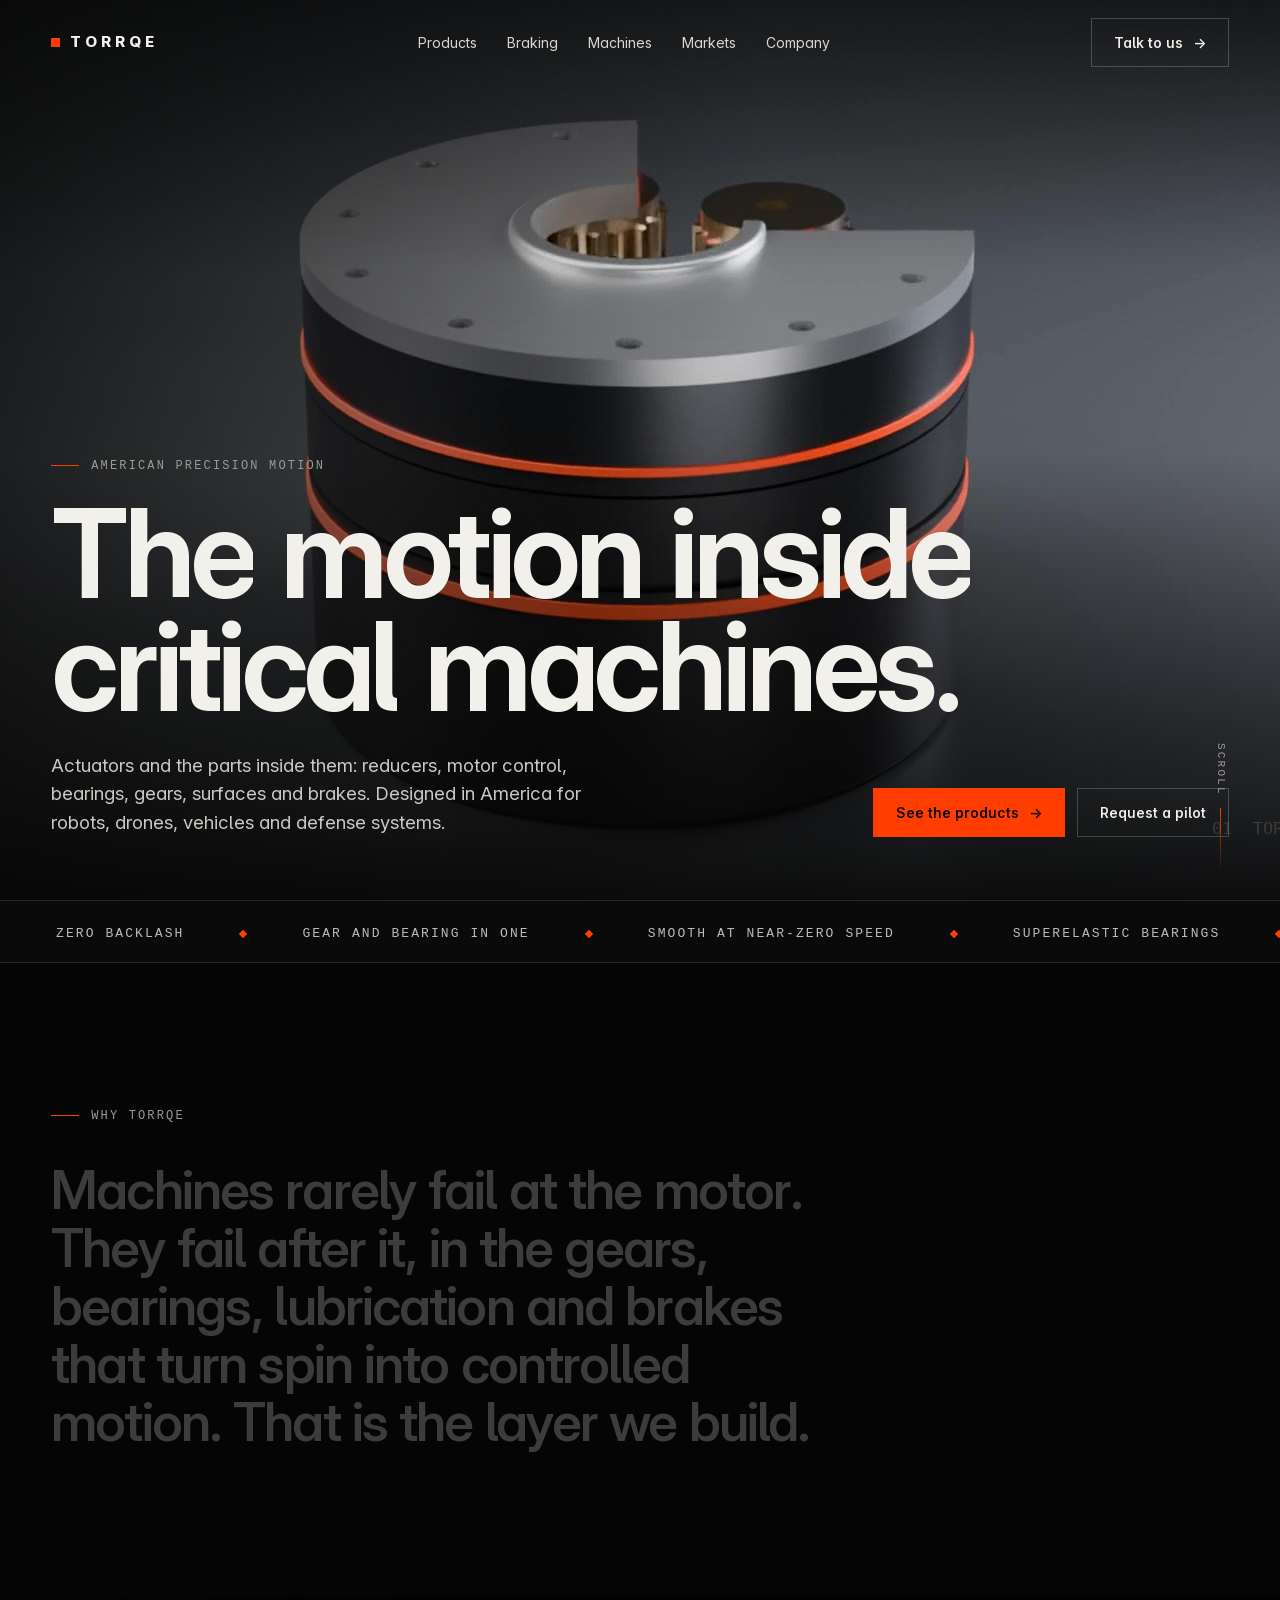
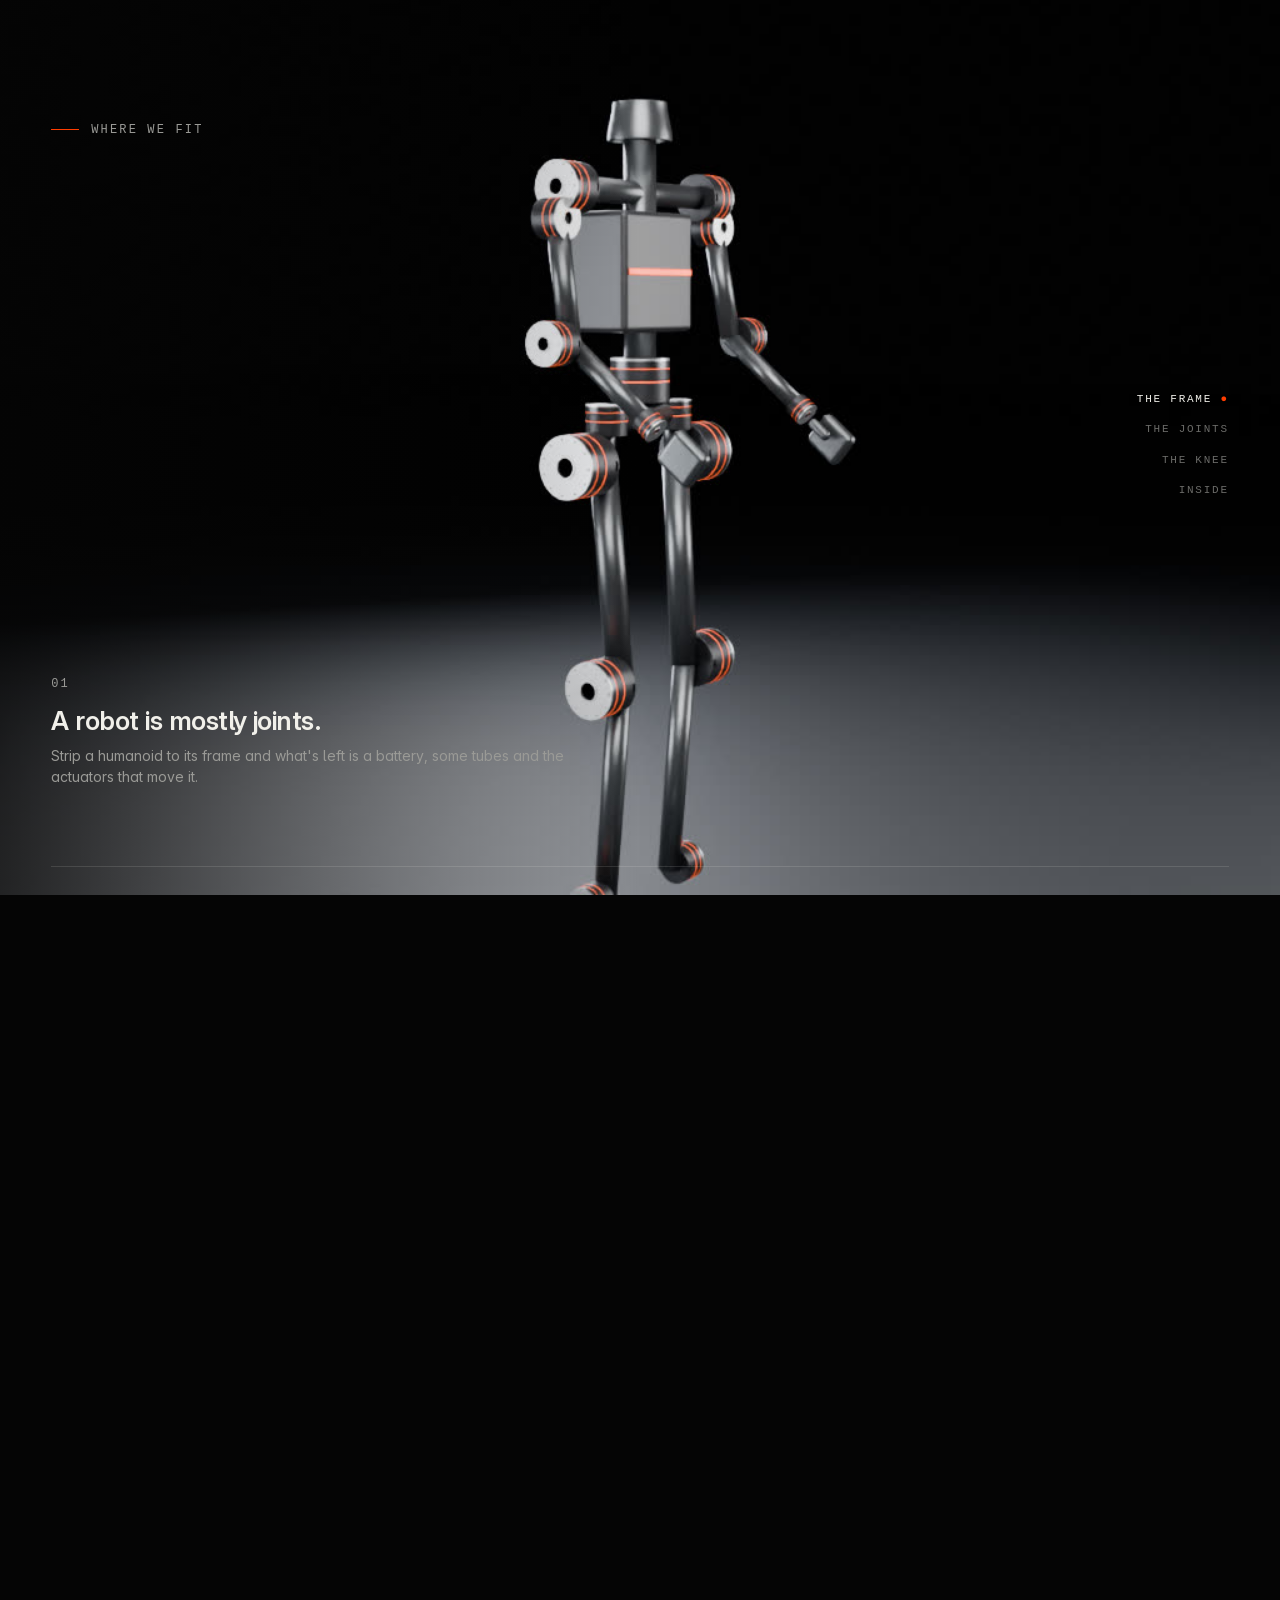
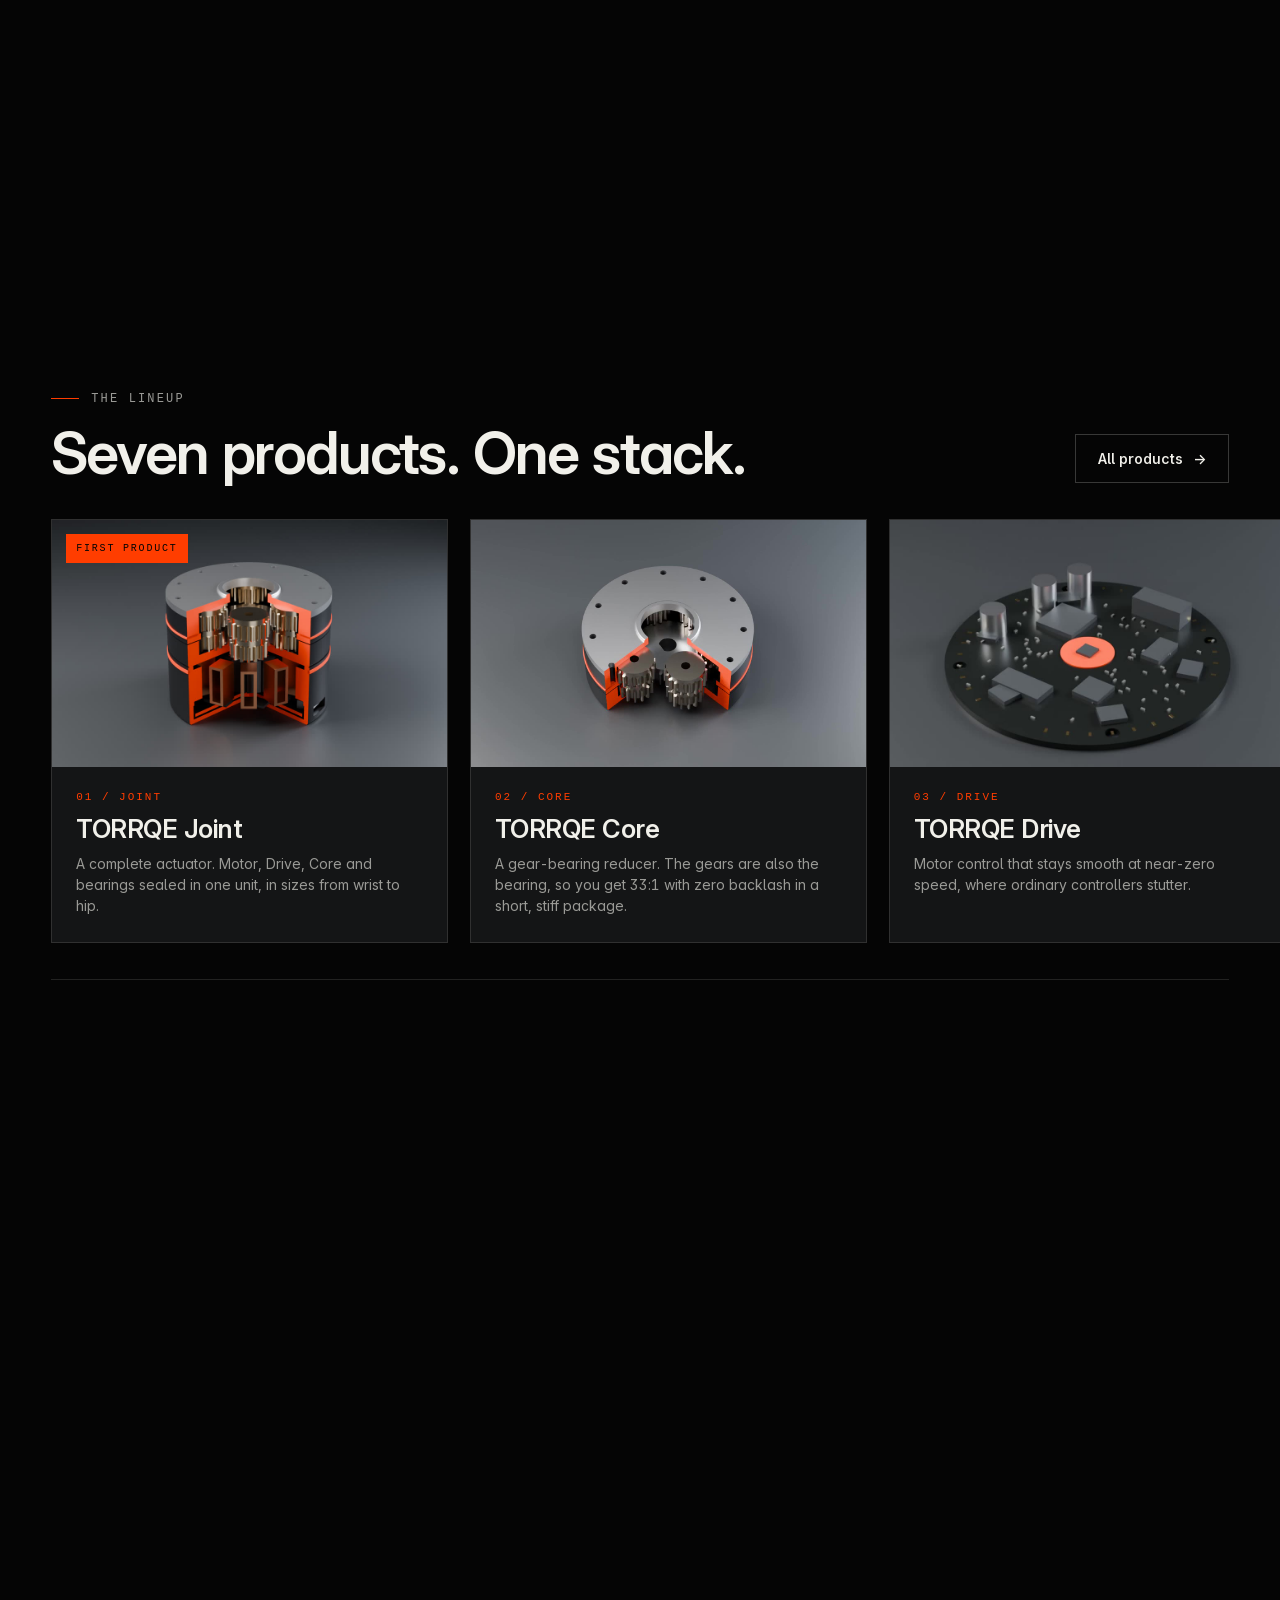
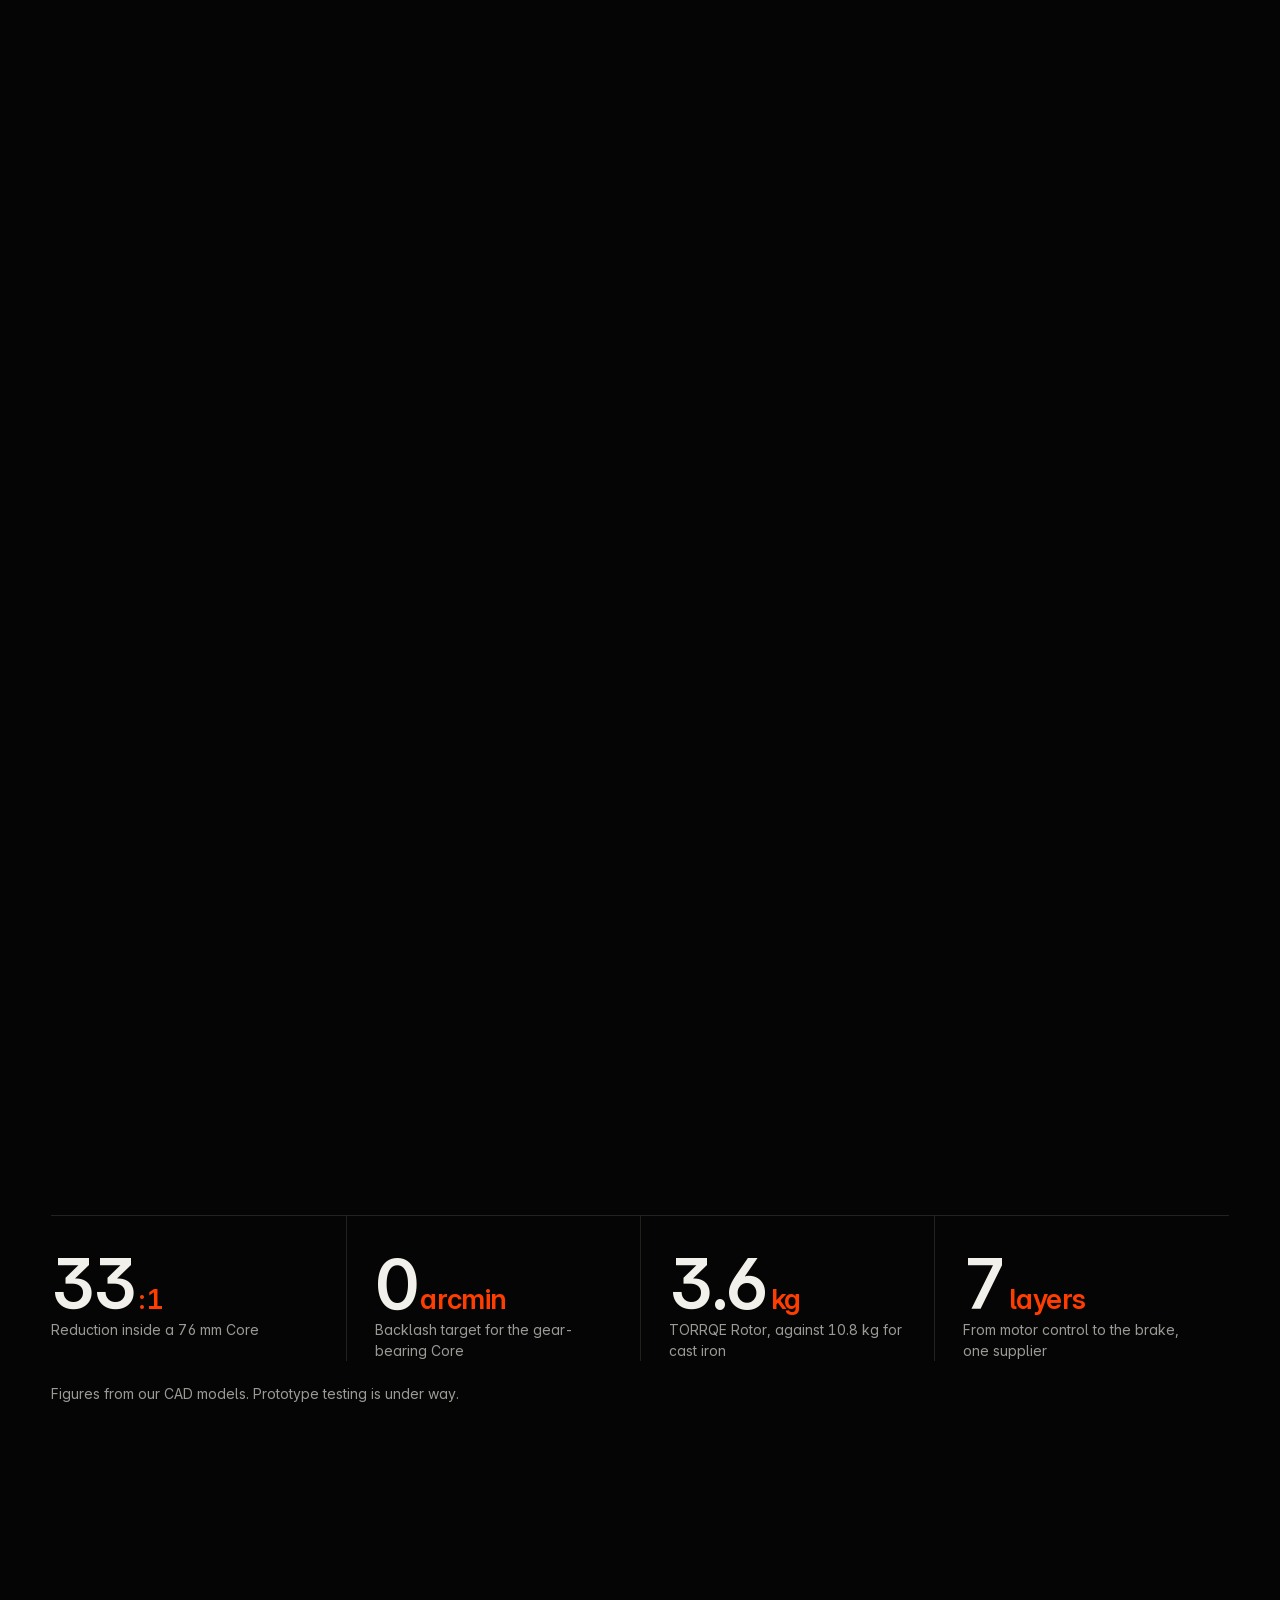
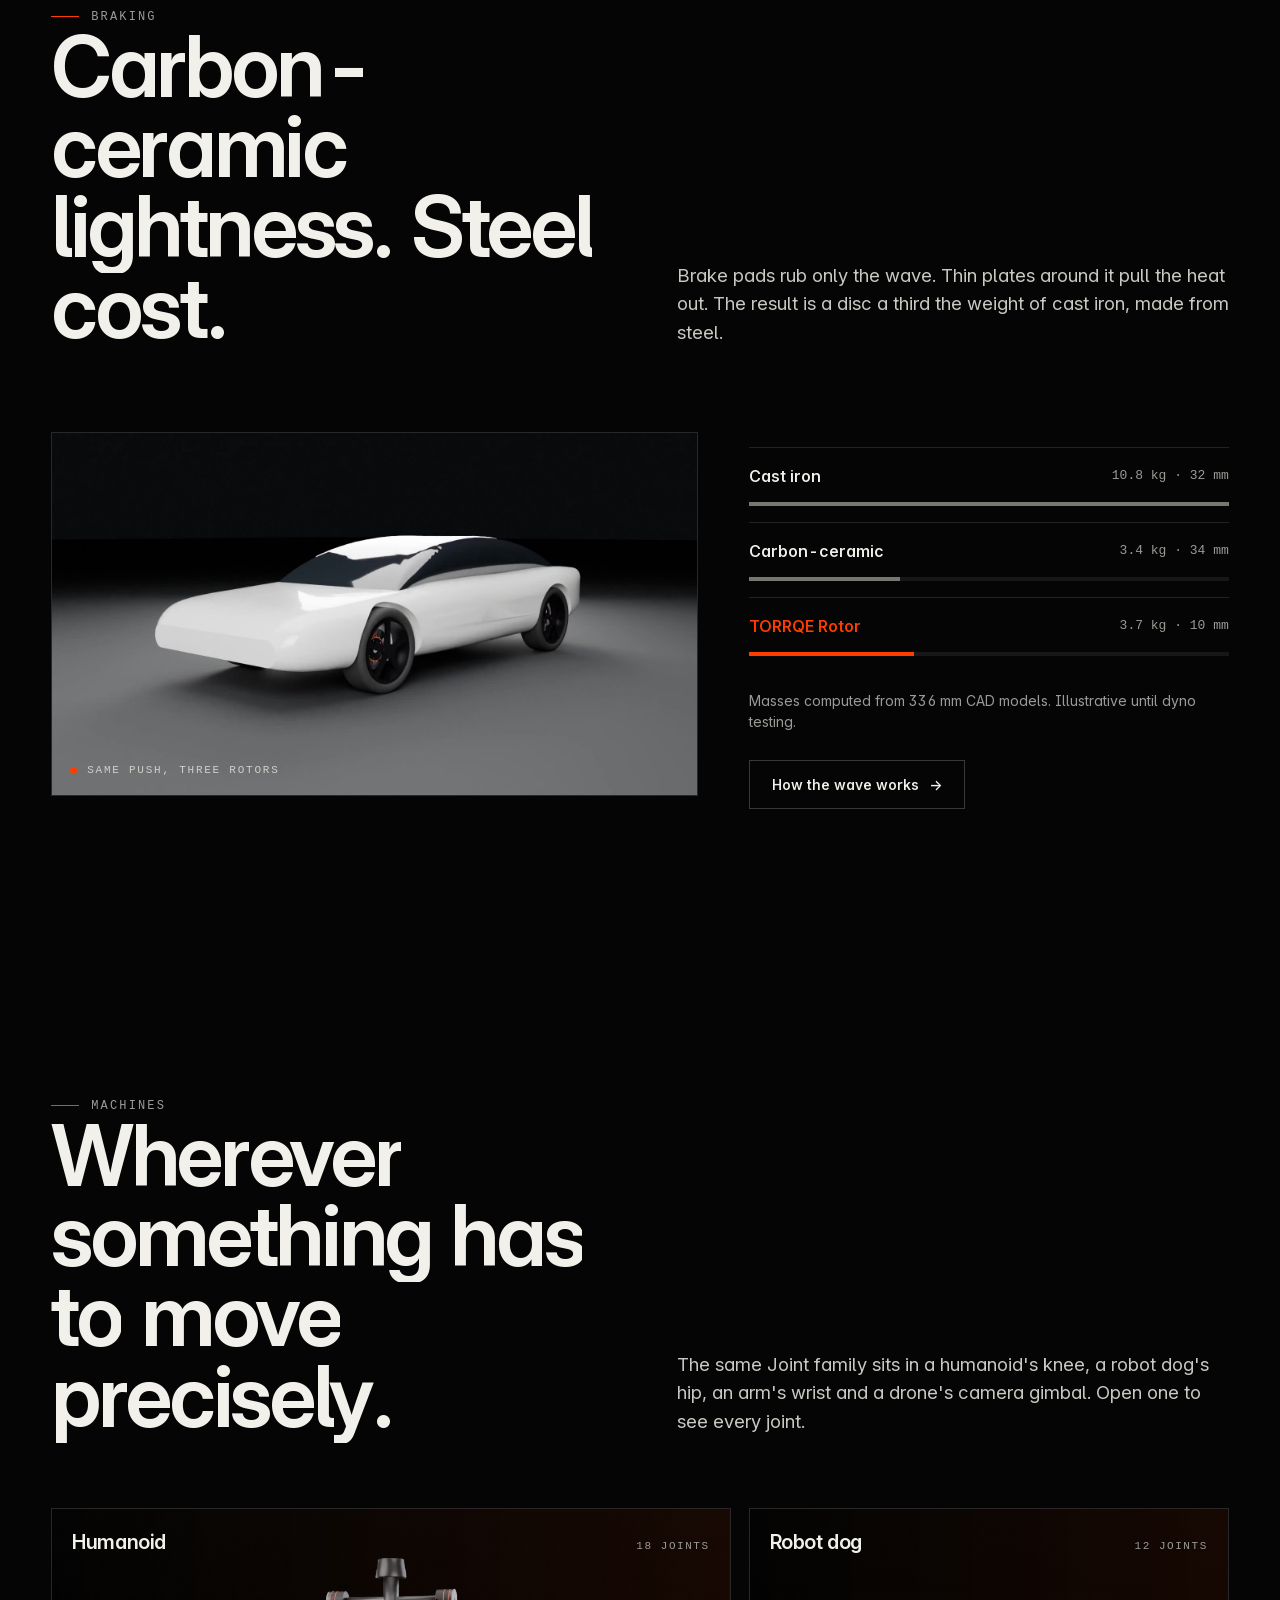
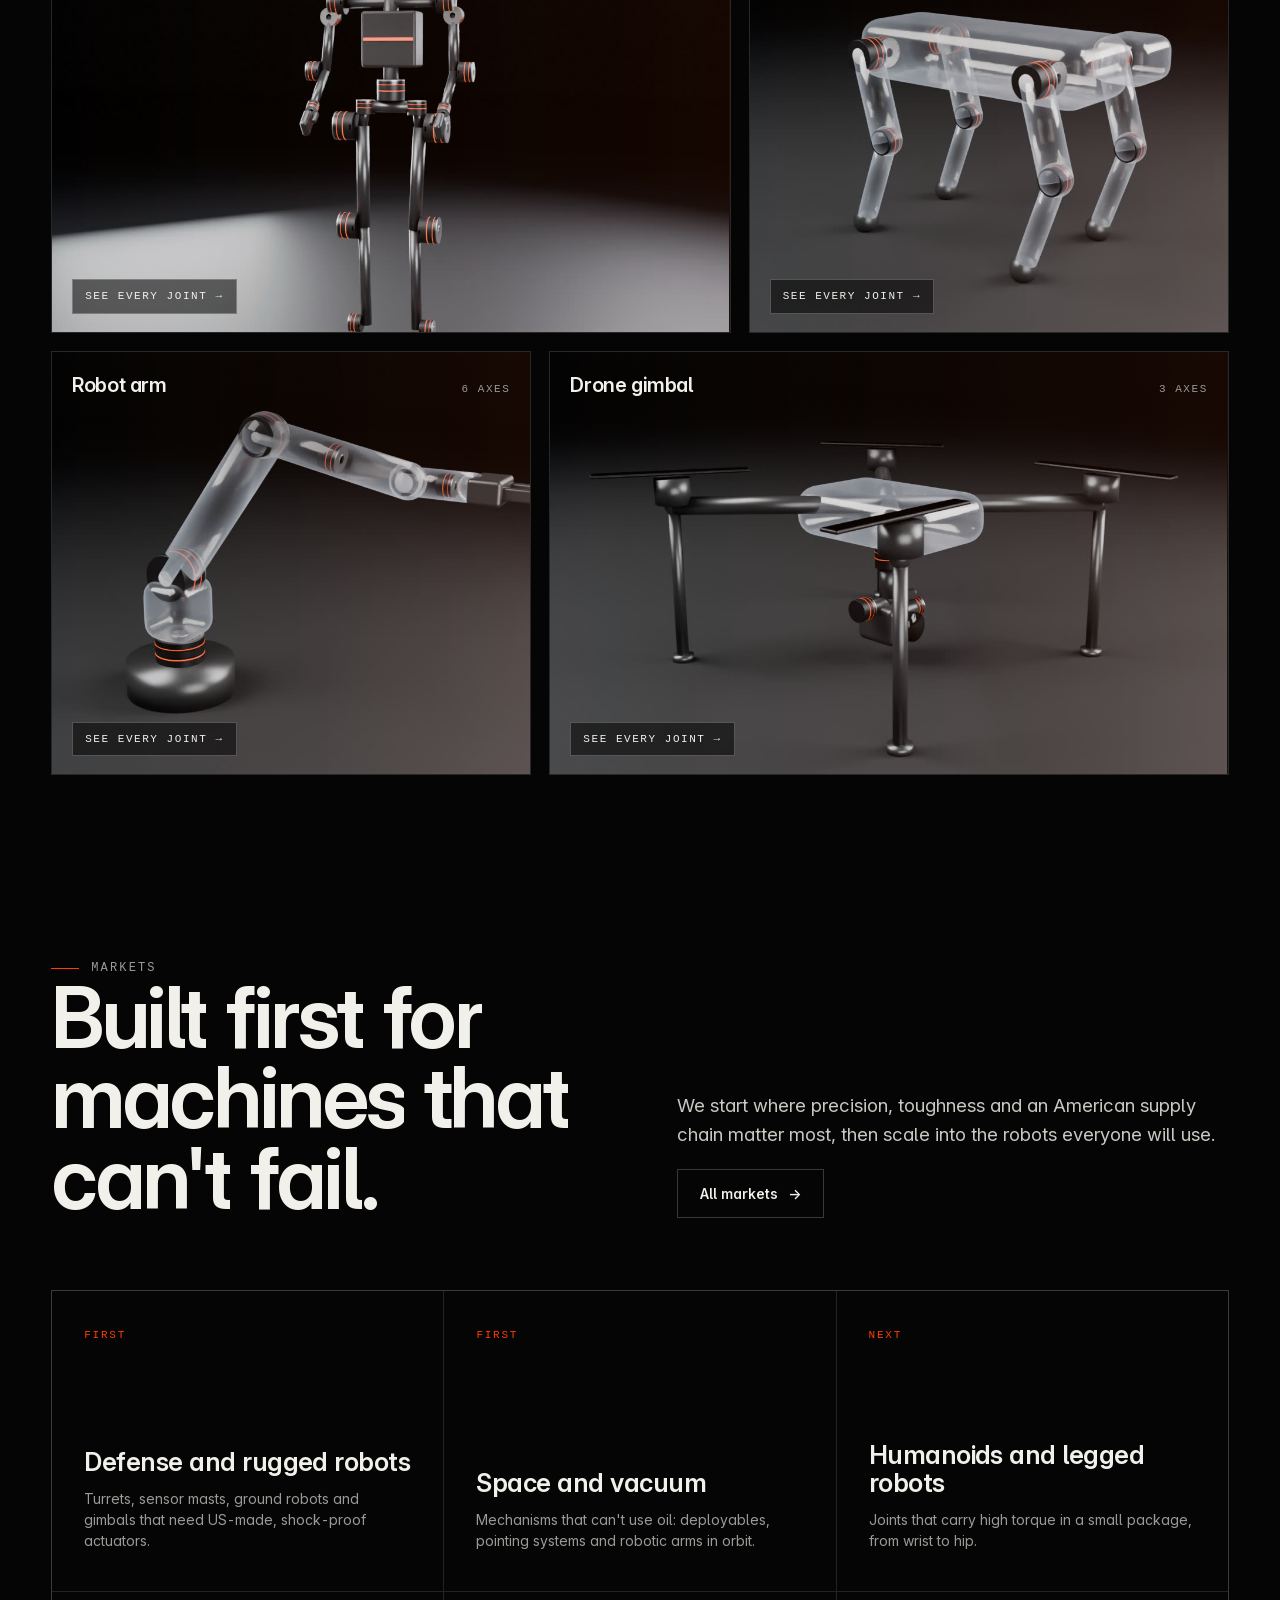
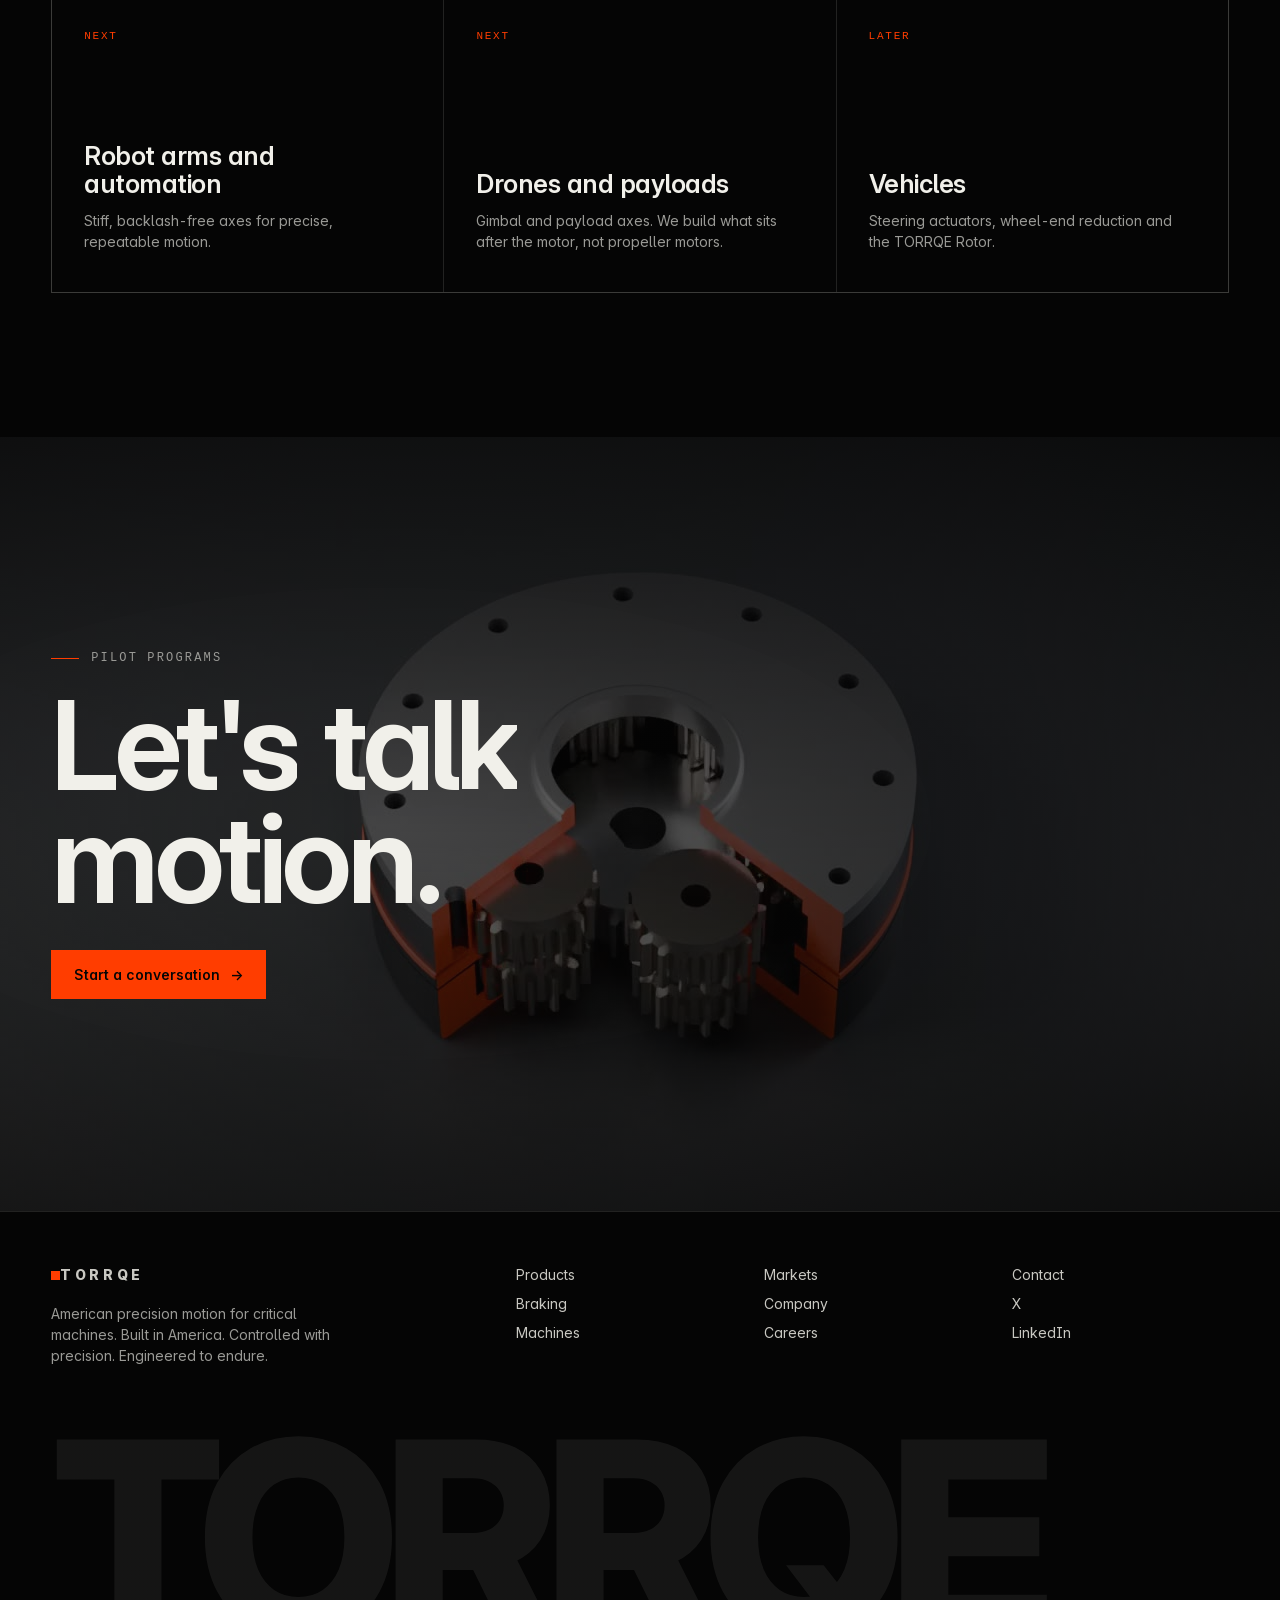
<file: index.html>
<!doctype html>
<html lang="en">
<head>
  <meta charset="utf-8" />
  <meta name="viewport" content="width=device-width, initial-scale=1" />
  <title>TORRQE | The motion inside critical machines</title>
  <meta name="description" content="TORRQE designs American precision actuators and the parts inside them: gear-bearing reducers, low-speed motor control, superelastic bearings, carbon gears, oil-free surfaces and a wave brake rotor." />
  <link rel="canonical" href="https://www.torrqe.com/" />
  <meta property="og:title" content="TORRQE | The motion inside critical machines" />
  <meta property="og:description" content="American precision actuators and the parts inside them, for robots, drones, vehicles and defense systems." />
  <meta property="og:type" content="website" />
  <meta property="og:url" content="https://www.torrqe.com/" />
  <meta property="og:image" content="https://www.torrqe.com/images/torrqe-og.jpg" />
  <meta property="og:image:width" content="1200" />
  <meta property="og:image:height" content="630" />
  <meta property="og:image:alt" content="TORRQE in bold beside the TORRQE Joint actuator, lit in orange on black" />
  <meta name="twitter:image" content="https://www.torrqe.com/images/torrqe-og.jpg" />
  <meta name="twitter:card" content="summary_large_image" />
  <meta name="theme-color" content="#050505" />
  <link rel="icon" type="image/png" href="images/torrqe-favicon.png" />
  <link rel="preload" href="assets/fonts/Inter.woff2" as="font" type="font/woff2" crossorigin />
  <link rel="stylesheet" href="assets/site.css" />
</head>
<body>
<div class="curtain" aria-hidden="true"><i></i><i></i><i></i><i></i><i></i></div>

<header class="hdr">
  <a class="brand" href="index.html" aria-label="TORRQE home"><i></i>TORRQE</a>
  <nav class="nav" aria-label="Primary">
    <a href="products.html">Products</a>
    <a href="braking.html">Braking</a>
    <a href="machines.html">Machines</a>
    <a href="markets.html">Markets</a>
    <a href="company.html">Company</a>
  </nav>
  <a class="btn contact-trigger" href="#contact">Talk to us <span class="arr">→</span></a>
  <button class="menu-btn" aria-label="Menu" aria-expanded="false"><span></span><span></span></button>
</header>

<main>
  <!-- HERO -->
  <section class="hero">
    <video class="hero-film" autoplay muted loop playsinline preload="auto" poster="assets/film/hero.jpg" aria-hidden="true">
      <source src="assets/film/hero.mp4" type="video/mp4" />
    </video>
    <div class="hero-in wrap">
      <p class="eyebrow" data-r>American precision motion</p>
      <h1 class="display split" style="--d0: 300ms">The motion inside critical machines.</h1>
      <div class="hero-row">
        <p class="lede" data-r style="--d: 6">Actuators and the parts inside them: reducers, motor control, bearings, gears, surfaces and brakes. Designed in America for robots, drones, vehicles and defense systems.</p>
        <div class="hero-cta" data-r style="--d: 8">
          <a class="btn solid" href="products.html">See the products <span class="arr">→</span></a>
          <a class="btn contact-trigger" href="#contact">Request a pilot</a>
        </div>
      </div>
    </div>
    <div class="scroll-cue">SCROLL</div>
  </section>

  <div class="ticker" aria-hidden="true">
    <div class="ticker-track">
      <span>Zero backlash</span><span>Gear and bearing in one</span><span>Smooth at near-zero speed</span><span>Superelastic bearings</span><span>Oil-free surfaces</span><span>Carbon-fiber gears</span><span>Wave brake rotor</span><span>Designed in America</span>
      <span>Zero backlash</span><span>Gear and bearing in one</span><span>Smooth at near-zero speed</span><span>Superelastic bearings</span><span>Oil-free surfaces</span><span>Carbon-fiber gears</span><span>Wave brake rotor</span><span>Designed in America</span>
    </div>
  </div>

  <!-- STATEMENT -->
  <section class="sec">
    <div class="wrap">
      <p class="eyebrow" data-r>Why TORRQE</p>
      <p class="statement" style="margin-top: 36px">Machines rarely fail at the motor. They fail after it, in the gears, bearings, lubrication and brakes that turn spin into controlled motion. That is the layer we build.</p>
    </div>
  </section>

  <!-- TEARDOWN SCRUB -->
  <section class="scrub" style="--len: 560vh" aria-label="A humanoid robot skeleton showing where each TORRQE Joint sits">
    <div class="scrub-pin">
      <img class="scrub-still" src="assets/film/teardown.jpg" alt="" />
      <video class="scrub-film" muted playsinline preload="none" data-src="assets/film/teardown.mp4" data-src-m="assets/film/teardown-m.mp4" aria-hidden="true"></video>
      <div class="tags" data-track="assets/film/teardown.json"><span class="tag" data-k="neck" data-f="12-168">Neck<b>J50</b></span><span class="tag" data-k="shoulder" data-f="12-168">Shoulder<b>J76</b></span><span class="tag" data-k="elbow" data-f="12-168">Elbow<b>J76</b></span><span class="tag" data-k="wrist" data-f="12-168">Wrist<b>J50</b></span><span class="tag" data-k="waist" data-f="12-168">Waist<b>J110</b></span><span class="tag" data-k="hip" data-f="12-168">Hip<b>J110</b></span><span class="tag" data-k="knee" data-f="12-168">Knee<b>J110</b></span><span class="tag" data-k="ankle" data-f="12-168">Ankle<b>J76</b></span><span class="tag" data-k="battery" data-f="40-150">Battery</span><span class="tag" data-k="motor" data-f="226-264" data-fan>Motor stator</span><span class="tag" data-k="windings" data-f="226-264" data-fan>Copper windings</span><span class="tag" data-k="drive" data-f="226-264" data-fan>TORRQE Drive board</span><span class="tag" data-k="sun" data-f="226-264" data-fan>Sun gear · input</span><span class="tag" data-k="planets" data-f="226-264" data-fan>TORRQE Core planets</span><span class="tag" data-k="bearings" data-f="226-264" data-fan>Superelastic bearings</span><span class="tag" data-k="output" data-f="226-264" data-fan>Output ring</span></div>
      <div class="scrub-head"><p class="eyebrow">Where we fit</p></div>
      <div class="scrub-notes">
        <div data-at="0-0.34"><p class="eyebrow no-rule">01</p><h2 class="h3">A robot is mostly joints.</h2><p class="small">Strip a humanoid to its frame and what's left is a battery, some tubes and the actuators that move it.</p></div>
        <div data-at="0.34-0.64"><p class="eyebrow no-rule">02</p><h2 class="h3">18 TORRQE Joints, three sizes.</h2><p class="small">J110 at the hips, knees and waist. J76 at the shoulders, elbows and ankles. J50 at the wrists and neck.</p></div>
        <div data-at="0.64-0.82"><p class="eyebrow no-rule">03</p><h2 class="h3">Into the knee.</h2><p class="small">One Joint, cut open.</p></div>
        <div data-at="0.82-1.01"><p class="eyebrow no-rule">04</p><h2 class="h3">Motor, Drive, Core, bearings.</h2><p class="small">The motor spins the sun gear. The planets carry the load and act as the bearing, so the joint stays short, stiff and free of backlash.</p></div>
      </div>
      <div class="scrub-steps" aria-hidden="true"><span>THE FRAME</span><span>THE JOINTS</span><span>THE KNEE</span><span>INSIDE</span></div>
      <div class="scrub-bar"><i></i></div>
    </div>
  </section>

  <!-- PRODUCT RAIL -->
  <section class="rail" style="--len: 460vh" id="products">
    <div class="rail-pin">
      <div class="rail-head">
        <div><p class="eyebrow">The lineup</p><h2 class="h2" style="margin-top: 16px">Seven products. One stack.</h2></div>
        <a class="btn" href="products.html">All products <span class="arr">→</span></a>
      </div>
      <div class="rail-track">
        <a class="card" href="products.html#joint"><div class="card-media"><span class="card-tag first">First product</span><video class="loop" muted loop playsinline preload="none" poster="assets/film/tt-joint.jpg" data-src="assets/film/tt-joint.mp4"></video></div>
          <div class="card-body"><span class="card-n">01 / JOINT</span><h3 class="h3">TORRQE Joint</h3><p class="small">A complete actuator. Motor, Drive, Core and bearings sealed in one unit, in sizes from wrist to hip.</p></div></a>
        <a class="card" href="products.html#core"><div class="card-media"><video class="loop" muted loop playsinline preload="none" poster="assets/film/core-turning.jpg" data-src="assets/film/core-turning.mp4"></video></div>
          <div class="card-body"><span class="card-n">02 / CORE</span><h3 class="h3">TORRQE Core</h3><p class="small">A gear-bearing reducer. The gears are also the bearing, so you get 33:1 with zero backlash in a short, stiff package.</p></div></a>
        <a class="card" href="products.html#drive"><div class="card-media"><video class="loop" muted loop playsinline preload="none" poster="assets/film/tt-drive.jpg" data-src="assets/film/tt-drive.mp4"></video></div>
          <div class="card-body"><span class="card-n">03 / DRIVE</span><h3 class="h3">TORRQE Drive</h3><p class="small">Motor control that stays smooth at near-zero speed, where ordinary controllers stutter.</p></div></a>
        <a class="card" href="products.html#bearings"><div class="card-media"><video class="loop" muted loop playsinline preload="none" poster="assets/film/tt-bearing.jpg" data-src="assets/film/tt-bearing.mp4"></video></div>
          <div class="card-body"><span class="card-n">04 / BEARINGS</span><h3 class="h3">TORRQE Bearings</h3><p class="small">Superelastic nickel-titanium balls and races. They shrug off shock, never rust and run without oil.</p></div></a>
        <a class="card" href="products.html#lightgear"><div class="card-media"><video class="loop" muted loop playsinline preload="none" poster="assets/film/tt-lightgear.jpg" data-src="assets/film/tt-lightgear.mp4"></video></div>
          <div class="card-body"><span class="card-n">05 / LIGHTGEAR</span><h3 class="h3">TORRQE Lightgear</h3><p class="small">Carbon-fiber gears with steel teeth. Lighter and quieter than all-steel gears.</p></div></a>
        <a class="card" href="products.html#surface"><div class="card-media"><video class="loop" muted loop playsinline preload="none" poster="assets/film/tt-surface.jpg" data-src="assets/film/tt-surface.mp4"></video></div>
          <div class="card-body"><span class="card-n">06 / SURFACE</span><h3 class="h3">TORRQE Surface</h3><p class="small">Oil-free solid lubricant coatings for parts that run hot, cold or in a vacuum.</p></div></a>
        <a class="card" href="braking.html"><div class="card-media"><video class="loop" muted loop playsinline preload="none" poster="assets/film/tt-rotor.jpg" data-src="assets/film/tt-rotor.mp4"></video></div>
          <div class="card-body"><span class="card-n">07 / ROTOR</span><h3 class="h3">TORRQE Rotor</h3><p class="small">A wave-shaped brake disc. Close to carbon-ceramic weight, made from steel.</p></div></a>
      </div>
      <div class="rail-progress"><i></i></div>
    </div>
  </section>

  <!-- NUMBERS -->
  <section class="sec" style="padding-top: 40px">
    <div class="wrap">
      <div class="nums">
        <div class="num" data-r><b><span data-count="33">0</span><small>:1</small></b><p class="small">Reduction inside a 76 mm Core</p></div>
        <div class="num" data-r style="--d: 1"><b><span data-count="0">0</span><small>arcmin</small></b><p class="small">Backlash target for the gear-bearing Core</p></div>
        <div class="num" data-r style="--d: 2"><b><span data-count="3.7">0</span><small>kg</small></b><p class="small">TORRQE Rotor, against 10.8 kg for cast iron</p></div>
        <div class="num" data-r style="--d: 3"><b><span data-count="7">0</span><small>layers</small></b><p class="small">From motor control to the brake, one supplier</p></div>
      </div>
      <p class="small" style="margin-top: 22px">Figures from our CAD models. Prototype testing is under way.</p>
    </div>
  </section>

  <!-- BRAKING -->
  <section class="sec" style="padding-top: 60px">
    <div class="wrap">
      <div class="sec-head">
        <div><p class="eyebrow" data-r>Braking</p><h2 class="h1 split">Carbon-ceramic lightness. Steel cost.</h2></div>
        <p class="lede" data-r style="--d: 3">Brake pads rub only the wave. Thin plates around it pull the heat out. The result is a disc a third the weight of cast iron, made from steel.</p>
      </div>
      <div class="brake-grid">
        <div class="frame brake-film" data-r="scale"><video class="loop" muted loop playsinline preload="none" poster="assets/film/braking.jpg" data-src="assets/film/braking.mp4"></video><span class="cap">Same push, three rotors</span></div>
        <div>
          <div class="compare">
            <div class="compare-row"><b>Cast iron</b><span class="mono">10.8 kg · 32 mm</span><div class="bar"><i style="--w: 100%"></i></div></div>
            <div class="compare-row" style="--d: 1"><b>Carbon-ceramic</b><span class="mono">3.4 kg · 34 mm</span><div class="bar"><i style="--w: 31.5%; --d: 1"></i></div></div>
            <div class="compare-row us"><b class="o">TORRQE Rotor</b><span class="mono">3.7 kg · 10 mm</span><div class="bar"><i style="--w: 34.3%; --d: 2"></i></div></div>
          </div>
          <p class="small" style="margin: 18px 0 28px">Masses computed from 336 mm CAD models. Illustrative until dyno testing.</p>
          <a class="btn" href="braking.html">How the wave works <span class="arr">→</span></a>
        </div>
      </div>
    </div>
  </section>

  <!-- INSIDE THE MACHINE -->
  <section class="sec" id="inside">
    <div class="wrap">
      <div class="sec-head">
        <div><p class="eyebrow" data-r>Machines</p><h2 class="h1 split">Wherever something has to move precisely.</h2></div>
        <p class="lede" data-r style="--d: 3">The same Joint family sits in a humanoid's knee, a robot dog's hip, an arm's wrist and a drone's camera gimbal. Open one to see every joint.</p>
      </div>
      <div class="machines">
        <a class="machine" href="machines.html#humanoid" data-r style="--d: 0"><video class="loop" muted loop playsinline preload="none" poster="assets/film/m-humanoid.jpg" data-src="assets/film/m-humanoid-loop.mp4"></video><span class="scan"></span><span class="lab"><b>Humanoid</b><span>18 JOINTS</span></span><span class="go">See every joint →</span></a>
        <a class="machine" href="machines.html#dog" data-r style="--d: 1"><video class="loop" muted loop playsinline preload="none" poster="assets/film/m-dog.jpg" data-src="assets/film/m-dog-loop.mp4"></video><span class="scan"></span><span class="lab"><b>Robot dog</b><span>12 JOINTS</span></span><span class="go">See every joint →</span></a>
        <a class="machine" href="machines.html#arm" data-r style="--d: 0"><video class="loop" muted loop playsinline preload="none" poster="assets/film/m-arm.jpg" data-src="assets/film/m-arm-loop.mp4"></video><span class="scan"></span><span class="lab"><b>Robot arm</b><span>6 AXES</span></span><span class="go">See every joint →</span></a>
        <a class="machine" href="machines.html#drone" data-r style="--d: 1"><video class="loop" muted loop playsinline preload="none" poster="assets/film/m-drone.jpg" data-src="assets/film/m-drone-loop.mp4"></video><span class="scan"></span><span class="lab"><b>Drone gimbal</b><span>3 AXES</span></span><span class="go">See every joint →</span></a>
      </div>
    </div>
  </section>

  <!-- MARKETS -->
  <section class="sec" id="markets" style="padding-top: 40px">
    <div class="wrap">
      <div class="sec-head">
        <div><p class="eyebrow" data-r>Markets</p><h2 class="h1 split">Built first for machines that can't fail.</h2></div>
        <div data-r style="--d: 3; justify-self: end; display: grid; gap: 20px"><p class="lede">We start where precision, toughness and an American supply chain matter most, then scale into the robots everyone will use.</p><a class="btn" href="markets.html" style="justify-self: start">All markets <span class="arr">→</span></a></div>
      </div>
      <div class="markets">
        <div class="market" data-r><span class="mtag">FIRST</span><div><h3 class="h3">Defense and rugged robots</h3><p class="small">Turrets, sensor masts, ground robots and gimbals that need US-made, shock-proof actuators.</p></div></div>
        <div class="market" data-r style="--d: 1"><span class="mtag">FIRST</span><div><h3 class="h3">Space and vacuum</h3><p class="small">Mechanisms that can't use oil: deployables, pointing systems and robotic arms in orbit.</p></div></div>
        <div class="market" data-r style="--d: 2"><span class="mtag">NEXT</span><div><h3 class="h3">Humanoids and legged robots</h3><p class="small">Joints that carry high torque in a small package, from wrist to hip.</p></div></div>
        <div class="market" data-r><span class="mtag">NEXT</span><div><h3 class="h3">Robot arms and automation</h3><p class="small">Stiff, backlash-free axes for precise, repeatable motion.</p></div></div>
        <div class="market" data-r style="--d: 1"><span class="mtag">NEXT</span><div><h3 class="h3">Drones and payloads</h3><p class="small">Gimbal and payload axes. We build what sits after the motor, not propeller motors.</p></div></div>
        <div class="market" data-r style="--d: 2"><span class="mtag">LATER</span><div><h3 class="h3">Vehicles</h3><p class="small">Steering actuators, wheel-end reduction and the TORRQE Rotor.</p></div></div>
      </div>
    </div>
  </section>

  <!-- CTA -->
  <section class="cta">
    <video class="loop" muted loop playsinline preload="none" poster="assets/film/core-turning.jpg" data-src="assets/film/core-turning.mp4" aria-hidden="true"></video>
    <div class="wrap">
      <p class="eyebrow" data-r>Pilot programs</p>
      <h2 class="display split" style="margin: 22px 0 34px; max-width: 11ch">Let's talk motion.</h2>
      <a class="btn solid contact-trigger" href="#contact" data-r style="--d: 4">Start a conversation <span class="arr">→</span></a>
    </div>
  </section>
</main>

<footer class="foot">
  <div class="wrap">
    <div class="foot-grid">
      <div><a class="brand" href="index.html"><i></i>TORRQE</a><p class="small" style="margin-top: 14px; max-width: 34ch">American precision motion for critical machines. Built in America. Controlled with precision. Engineered to endure.</p></div>
      <div><a href="products.html">Products</a><a href="braking.html">Braking</a><a href="machines.html">Machines</a></div>
      <div><a href="markets.html">Markets</a><a href="company.html">Company</a><a href="company.html#careers">Careers</a></div>
      <div><a class="contact-trigger" href="#contact">Contact</a><a href="https://x.com/amaeteumanah" target="_blank" rel="noopener noreferrer">X</a><a href="https://www.linkedin.com/in/amaeteumanah/" target="_blank" rel="noopener noreferrer">LinkedIn</a></div>
    </div>
    <div class="giant" aria-hidden="true">TORRQE</div>
    <p class="small" style="margin-top: 24px">© 2026 TORRQE. Renders are of TORRQE designs; robots shown are illustrative.</p>
  </div>
</footer>

<div class="modal-backdrop" id="contact-modal" hidden>
  <section class="contact-modal" role="dialog" aria-modal="true" aria-labelledby="modal-title" aria-describedby="modal-desc">
    <button class="modal-close" type="button" aria-label="Close">×</button>
    <div data-form-state>
      <p class="eyebrow">Get in touch</p>
      <h2 id="modal-title">Let's talk motion</h2>
      <p id="modal-desc">Tell us about your robot, drone, vehicle, valve or defense motion program.</p>
      <form id="contact-form" action="https://formspree.io/f/xeelnkqj" method="POST" novalidate>
        <label>Name <span>*</span><input name="name" autocomplete="name" required /></label>
        <label>Email <span>*</span><input name="email" type="email" autocomplete="email" required /></label>
        <label>Phone<input name="phone" autocomplete="tel" /></label>
        <label>Company<input name="company" autocomplete="organization" /></label>
        <label>Message<textarea name="message" rows="4"></textarea></label>
        <p class="form-error" id="form-error" role="alert"></p>
        <button class="btn solid modal-submit" type="submit">Send message</button>
        <small>We'll reply to the email you give us.</small>
      </form>
    </div>
  </section>
</div>
<script src="assets/site.js" defer></script>
</body>
</html>
</file>
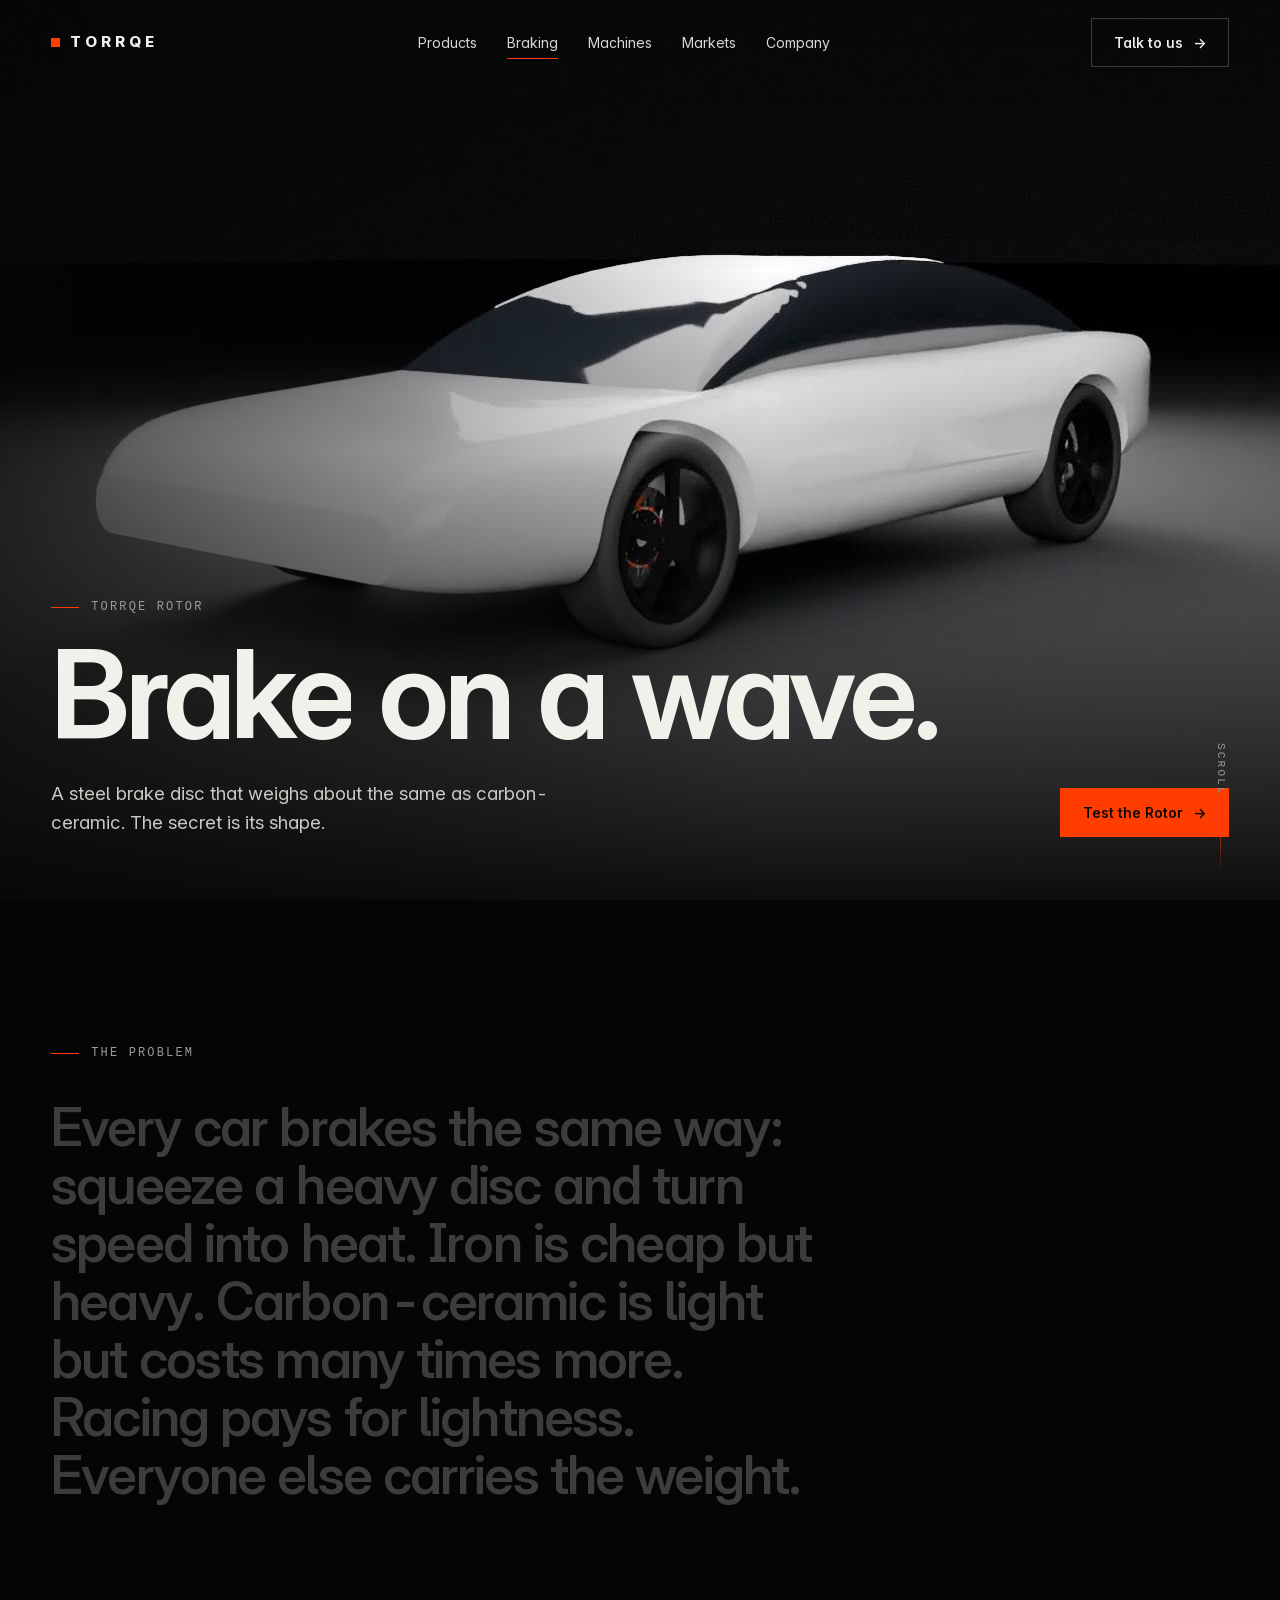
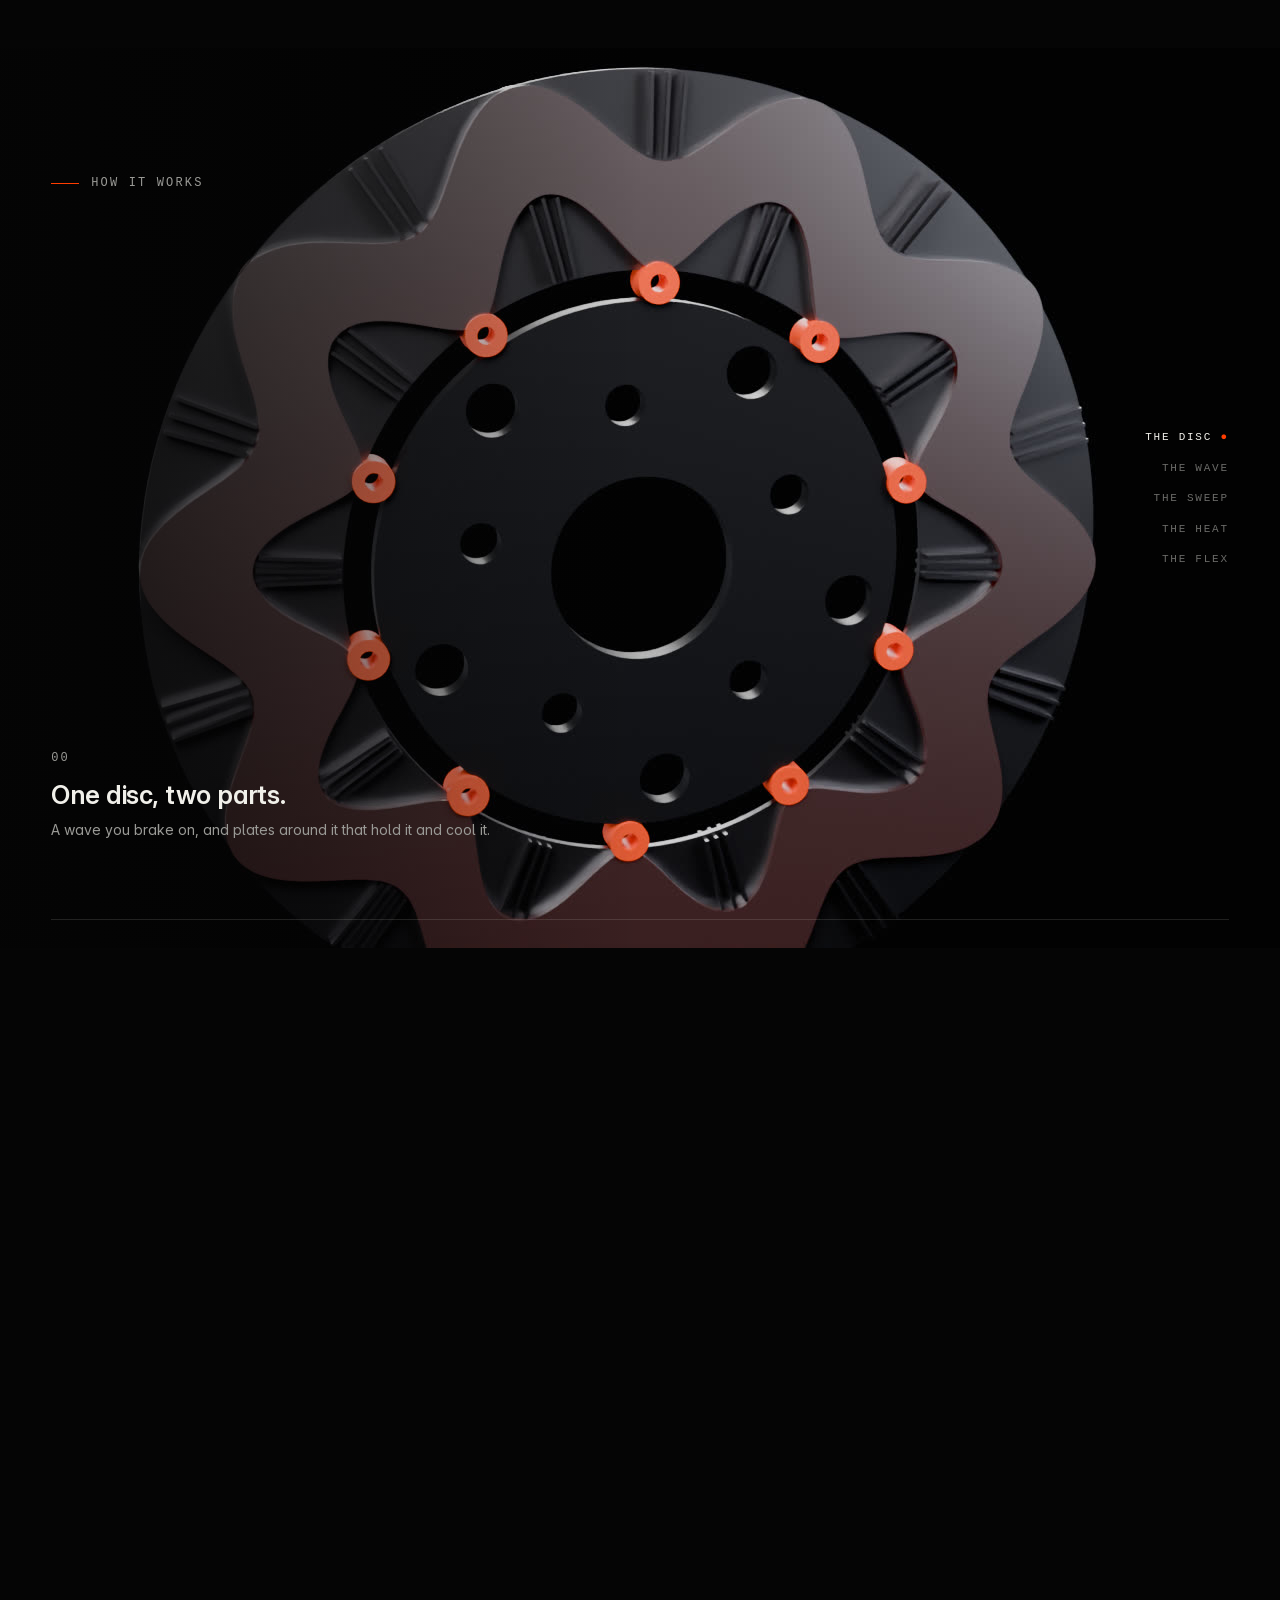
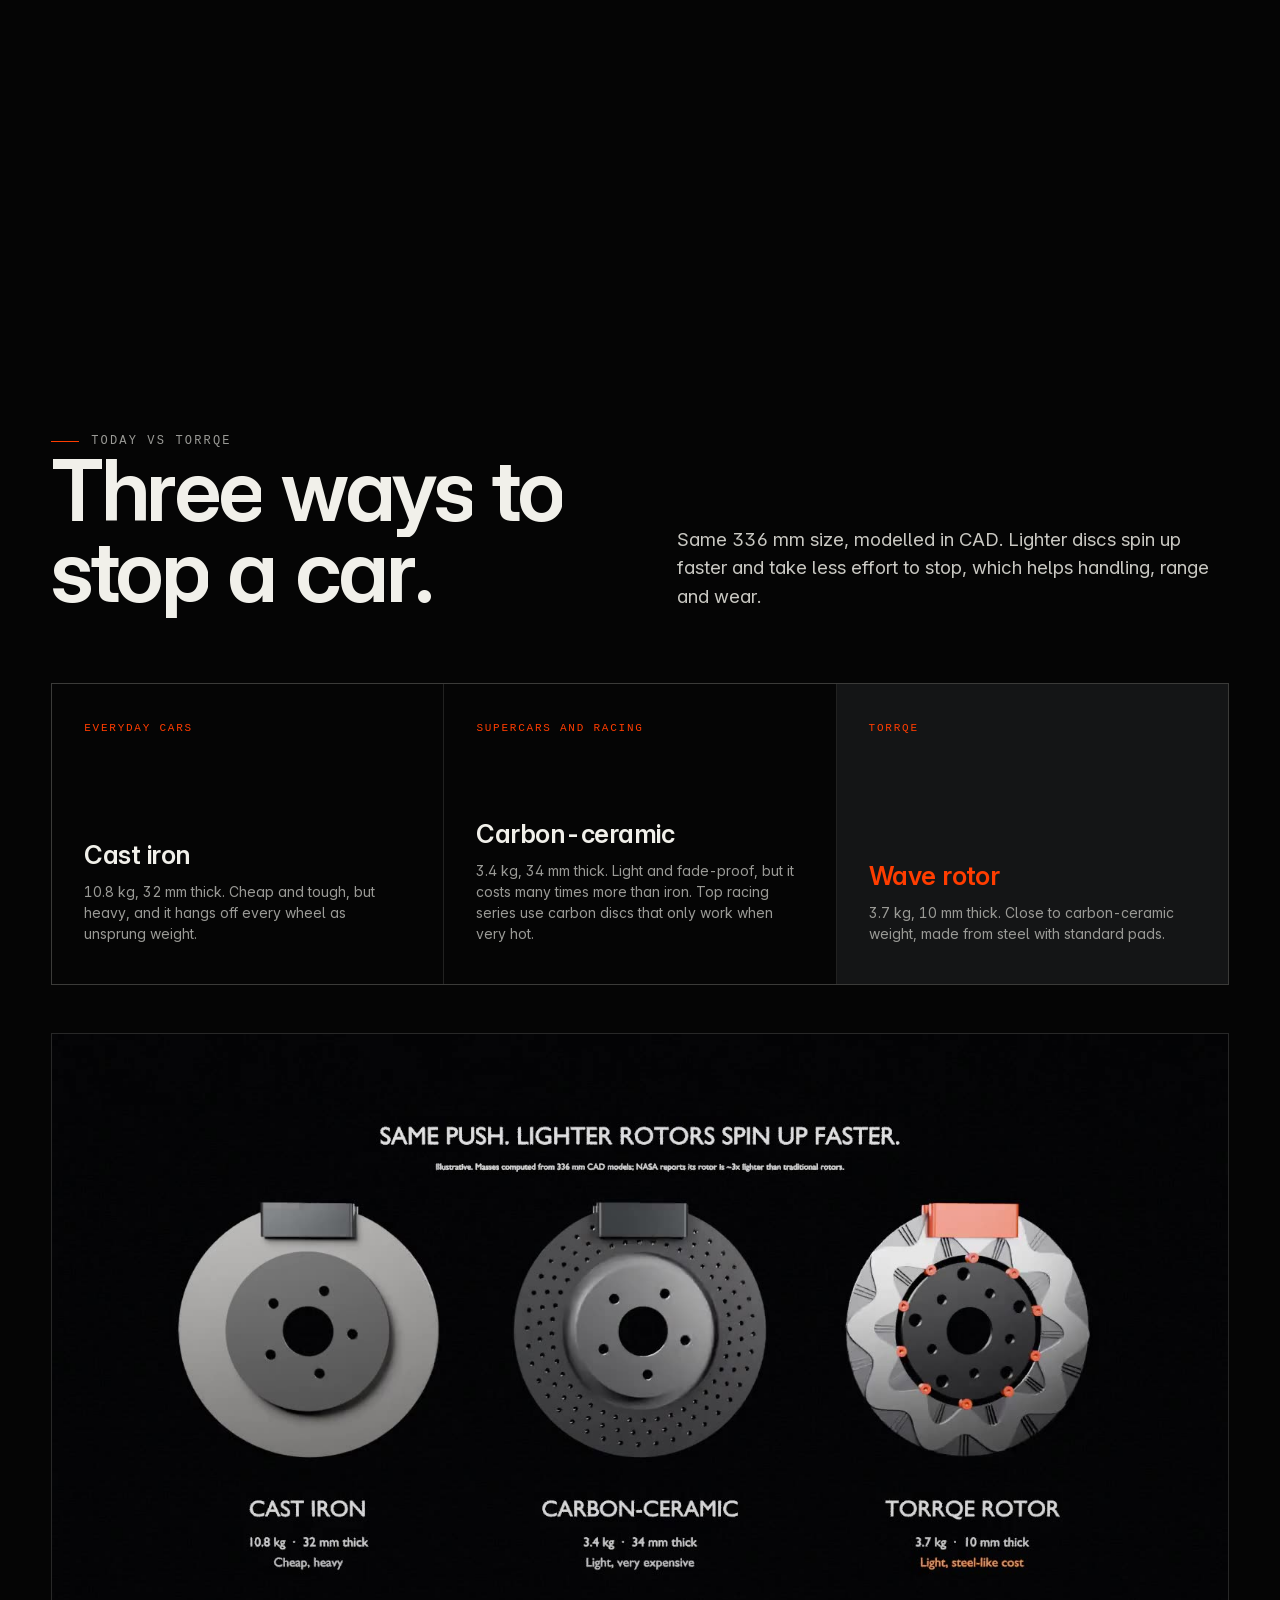
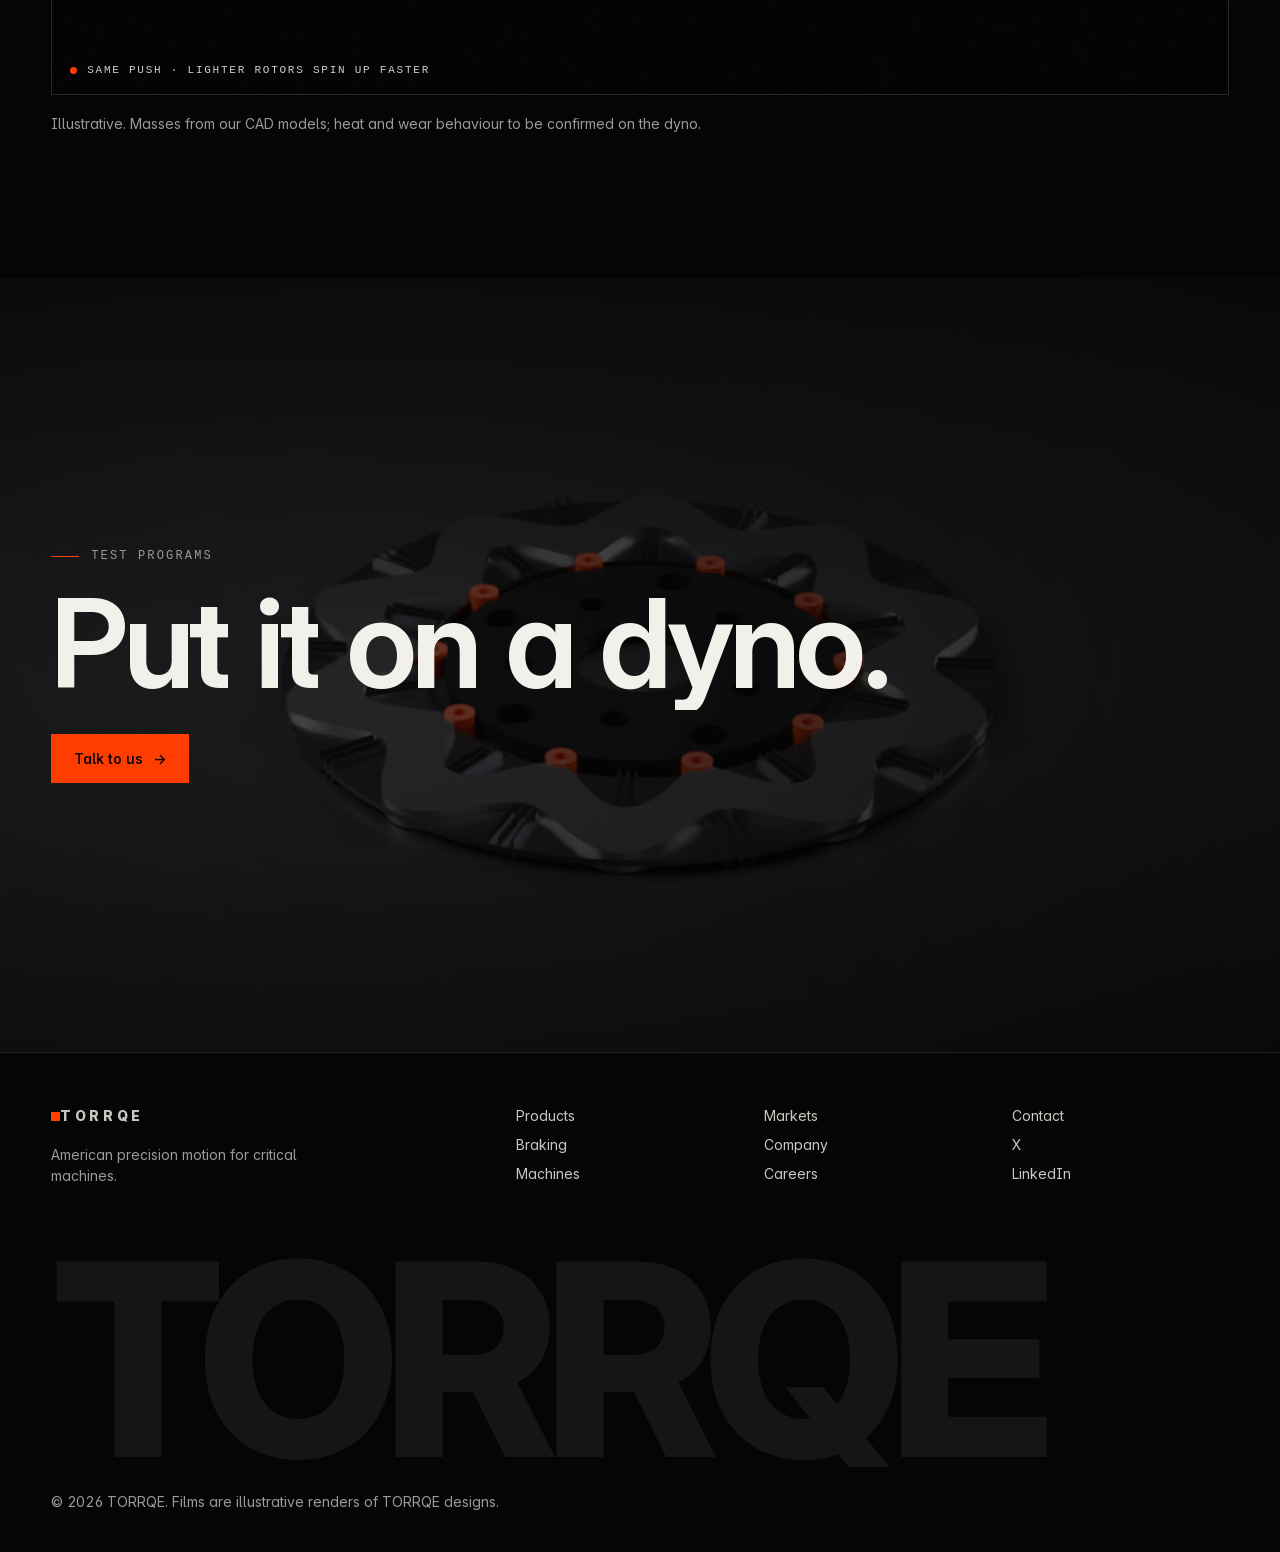
<file: braking.html>
<!doctype html>
<html lang="en">
<head>
  <meta charset="utf-8" />
  <meta name="viewport" content="width=device-width, initial-scale=1" />
  <title>Braking | TORRQE Rotor</title>
  <meta name="description" content="The TORRQE Rotor: a wave-shaped brake disc with close to carbon-ceramic weight, made from steel. See how the wave, the plates and the fins work." />
  <meta property="og:title" content="TORRQE Rotor | Brake on a wave" />
  <meta property="og:description" content="The TORRQE Rotor: a wave-shaped brake disc with close to carbon-ceramic weight, made from steel. See how the wave, the plates and the fins work." />
  <meta property="og:type" content="website" />
  <meta property="og:url" content="https://www.torrqe.com/braking.html" />
  <meta property="og:image" content="https://www.torrqe.com/images/torrqe-og.jpg" />
  <meta property="og:image:width" content="1200" />
  <meta property="og:image:height" content="630" />
  <meta property="og:image:alt" content="TORRQE in bold beside the TORRQE Joint actuator, lit in orange on black" />
  <meta name="twitter:image" content="https://www.torrqe.com/images/torrqe-og.jpg" />
  <meta name="twitter:card" content="summary_large_image" />
  <link rel="canonical" href="https://www.torrqe.com/braking.html" />
  <meta name="theme-color" content="#050505" />
  <link rel="icon" type="image/png" href="images/torrqe-favicon.png" />
  <link rel="preload" href="assets/fonts/Inter.woff2" as="font" type="font/woff2" crossorigin />
  <link rel="stylesheet" href="assets/site.css" />
</head>
<body>
<div class="curtain" aria-hidden="true"><i></i><i></i><i></i><i></i><i></i></div>
<header class="hdr">
  <a class="brand" href="index.html" aria-label="TORRQE home"><i></i>TORRQE</a>
  <nav class="nav" aria-label="Primary">
    <a href="products.html">Products</a>
    <a href="braking.html" aria-current="page">Braking</a>
    <a href="machines.html">Machines</a>
    <a href="markets.html">Markets</a>
    <a href="company.html">Company</a>
  </nav>
  <a class="btn contact-trigger" href="#contact">Talk to us <span class="arr">→</span></a>
  <button class="menu-btn" aria-label="Menu" aria-expanded="false"><span></span><span></span></button>
</header>

<main>
  <section class="hero">
    <video class="hero-film" autoplay muted loop playsinline preload="auto" poster="assets/film/braking.jpg" aria-hidden="true"><source src="assets/film/braking.mp4" type="video/mp4" /></video>
    <div class="hero-in wrap">
      <p class="eyebrow" data-r>TORRQE Rotor</p>
      <h1 class="display split" style="--d0: 300ms; max-width: 13ch">Brake on a wave.</h1>
      <div class="hero-row">
        <p class="lede" data-r style="--d: 6">A steel brake disc that weighs about the same as carbon-ceramic. The secret is its shape.</p>
        <div class="hero-cta" data-r style="--d: 8"><a class="btn solid contact-trigger" href="#contact">Test the Rotor <span class="arr">→</span></a></div>
      </div>
    </div>
    <div class="scroll-cue">SCROLL</div>
  </section>

  <section class="sec">
    <div class="wrap">
      <p class="eyebrow" data-r>The problem</p>
      <p class="statement" style="margin-top: 36px">Every car brakes the same way: squeeze a heavy disc and turn speed into heat. Iron is cheap but heavy. Carbon-ceramic is light but costs many times more. Racing pays for lightness. Everyone else carries the weight.</p>
    </div>
  </section>

  <!-- EXPLAINER SCRUB -->
  <section class="scrub" style="--len: 560vh" aria-label="How the TORRQE Rotor works">
    <div class="scrub-pin">
      <img class="scrub-still" src="assets/film/rotor.jpg" alt="" />
      <video class="scrub-film" muted playsinline preload="none" data-src="assets/film/rotor.mp4" data-src-m="assets/film/rotor-m.mp4" aria-hidden="true"></video>
      <div class="tags" data-track="assets/film/rotor.json"><span class="tag" data-k="caliper" data-f="8-76">Standard caliper and pads</span><span class="tag" data-k="band" data-f="92-336">Braking band · the wave</span><span class="tag" data-k="plates" data-f="100-336">Radiator plates and fins</span><span class="tag" data-k="pad" data-f="138-206">Pad contact zone</span><span class="tag" data-k="hub" data-f="290-336">Floating hub</span><span class="tag" data-k="bobbins" data-f="296-336">Bobbins · let the disc float</span></div>
      <div class="scrub-head"><p class="eyebrow">How it works</p></div>
      <div class="scrub-notes">
        <div data-at="0-0.21"><p class="eyebrow no-rule">00</p><h2 class="h3">One disc, two parts.</h2><p class="small">A wave you brake on, and plates around it that hold it and cool it.</p></div>
        <div data-at="0.21-0.4"><p class="eyebrow no-rule">01</p><h2 class="h3">The pad rubs only the wave.</h2><p class="small">The shiny zigzag is the braking band, full thickness. The dark plates sit lower, so the pad never touches them.</p></div>
        <div data-at="0.4-0.61"><p class="eyebrow no-rule">02</p><h2 class="h3">The contact sweeps in and out.</h2><p class="small">As the disc turns, the wave slides back and forth under the pad. Heat and wear spread over the whole pad face instead of one stripe.</p></div>
        <div data-at="0.61-0.79"><p class="eyebrow no-rule">03</p><h2 class="h3">The plates pull the heat out.</h2><p class="small">Braking heats the wave. The finned plates around it carry that heat into the air.</p></div>
        <div data-at="0.79-1.01"><p class="eyebrow no-rule">04</p><h2 class="h3">The wave flexes. The disc stays true.</h2><p class="small">A wave can grow with heat without warping or cracking. That is how 10 mm of steel does the job of 32 mm of iron.</p></div>
      </div>
      <div class="scrub-steps" aria-hidden="true"><span>THE DISC</span><span>THE WAVE</span><span>THE SWEEP</span><span>THE HEAT</span><span>THE FLEX</span></div>
      <div class="scrub-bar"><i></i></div>
    </div>
  </section>

  <!-- THREE WORLDS -->
  <section class="sec">
    <div class="wrap">
      <div class="sec-head">
        <div><p class="eyebrow" data-r>Today vs TORRQE</p><h2 class="h1 split">Three ways to stop a car.</h2></div>
        <p class="lede" data-r style="--d: 3">Same 336 mm size, modelled in CAD. Lighter discs spin up faster and take less effort to stop, which helps handling, range and wear.</p>
      </div>
      <div class="markets">
        <div class="market" data-r><span class="mtag">EVERYDAY CARS</span><div><h3 class="h3">Cast iron</h3><p class="small">10.8 kg, 32 mm thick. Cheap and tough, but heavy, and it hangs off every wheel as unsprung weight.</p></div></div>
        <div class="market" data-r style="--d: 1"><span class="mtag">SUPERCARS AND RACING</span><div><h3 class="h3">Carbon-ceramic</h3><p class="small">3.4 kg, 34 mm thick. Light and fade-proof, but it costs many times more than iron. Top racing series use carbon discs that only work when very hot.</p></div></div>
        <div class="market" data-r style="--d: 2; background: var(--graphite)"><span class="mtag">TORRQE</span><div><h3 class="h3" style="color: var(--orange)">Wave rotor</h3><p class="small">3.7 kg, 10 mm thick. Close to carbon-ceramic weight, made from steel with standard pads.</p></div></div>
      </div>
      <div class="frame" data-r="scale" style="margin-top: 48px; aspect-ratio: 16 / 9"><video class="loop" muted loop playsinline preload="none" poster="assets/film/brakes-compare.jpg" data-src="assets/film/brakes-compare.mp4"></video><span class="cap">Same push · lighter rotors spin up faster</span></div>
      <p class="small" style="margin-top: 18px">Illustrative. Masses from our CAD models; heat and wear behaviour to be confirmed on the dyno.</p>
    </div>
  </section>

  <section class="cta">
    <video class="loop" muted loop playsinline preload="none" poster="assets/film/tt-rotor.jpg" data-src="assets/film/tt-rotor.mp4" aria-hidden="true"></video>
    <div class="wrap">
      <p class="eyebrow" data-r>Test programs</p>
      <h2 class="display split" style="margin: 22px 0 34px; max-width: 12ch">Put it on a dyno.</h2>
      <a class="btn solid contact-trigger" href="#contact" data-r style="--d: 4">Talk to us <span class="arr">→</span></a>
    </div>
  </section>
</main>

<footer class="foot">
  <div class="wrap">
    <div class="foot-grid">
      <div><a class="brand" href="index.html"><i></i>TORRQE</a><p class="small" style="margin-top: 14px; max-width: 34ch">American precision motion for critical machines.</p></div>
      <div><a href="products.html">Products</a><a href="braking.html">Braking</a><a href="machines.html">Machines</a></div>
      <div><a href="markets.html">Markets</a><a href="company.html">Company</a><a href="company.html#careers">Careers</a></div>
      <div><a class="contact-trigger" href="#contact">Contact</a><a href="https://x.com/amaeteumanah" target="_blank" rel="noopener noreferrer">X</a><a href="https://www.linkedin.com/in/amaeteumanah/" target="_blank" rel="noopener noreferrer">LinkedIn</a></div>
    </div>
    <div class="giant" aria-hidden="true">TORRQE</div>
    <p class="small" style="margin-top: 24px">© 2026 TORRQE. Films are illustrative renders of TORRQE designs.</p>
  </div>
</footer>
<div class="modal-backdrop" id="contact-modal" hidden>
  <section class="contact-modal" role="dialog" aria-modal="true" aria-labelledby="modal-title" aria-describedby="modal-desc">
    <button class="modal-close" type="button" aria-label="Close">×</button>
    <div data-form-state>
      <p class="eyebrow">Get in touch</p>
      <h2 id="modal-title">Let's talk motion</h2>
      <p id="modal-desc">Tell us about your robot, drone, vehicle, valve or defense motion program.</p>
      <form id="contact-form" action="https://formspree.io/f/xeelnkqj" method="POST" novalidate>
        <label>Name <span>*</span><input name="name" autocomplete="name" required /></label>
        <label>Email <span>*</span><input name="email" type="email" autocomplete="email" required /></label>
        <label>Phone<input name="phone" autocomplete="tel" /></label>
        <label>Company<input name="company" autocomplete="organization" /></label>
        <label>Message<textarea name="message" rows="4"></textarea></label>
        <p class="form-error" id="form-error" role="alert"></p>
        <button class="btn solid modal-submit" type="submit">Send message</button>
        <small>We'll reply to the email you give us.</small>
      </form>
    </div>
  </section>
</div>
<script src="assets/site.js" defer></script>
</body>
</html>
</file>
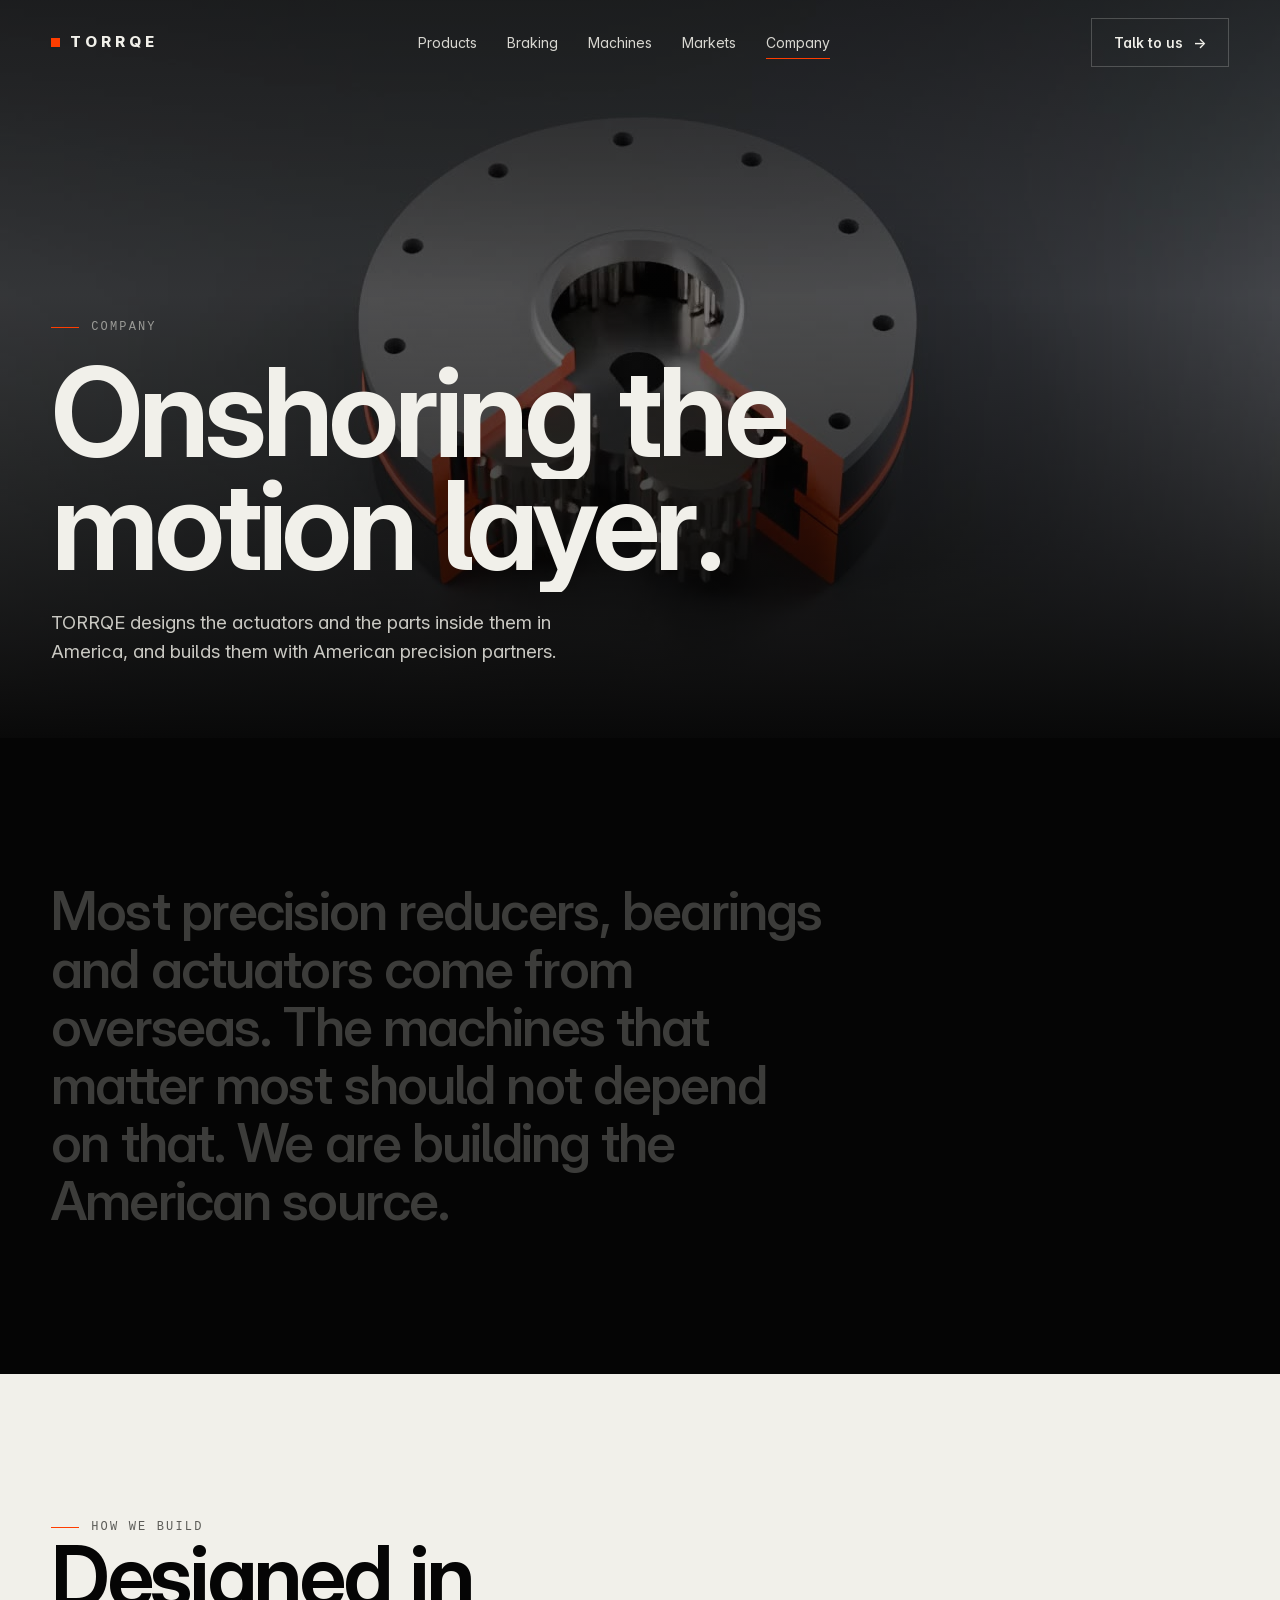
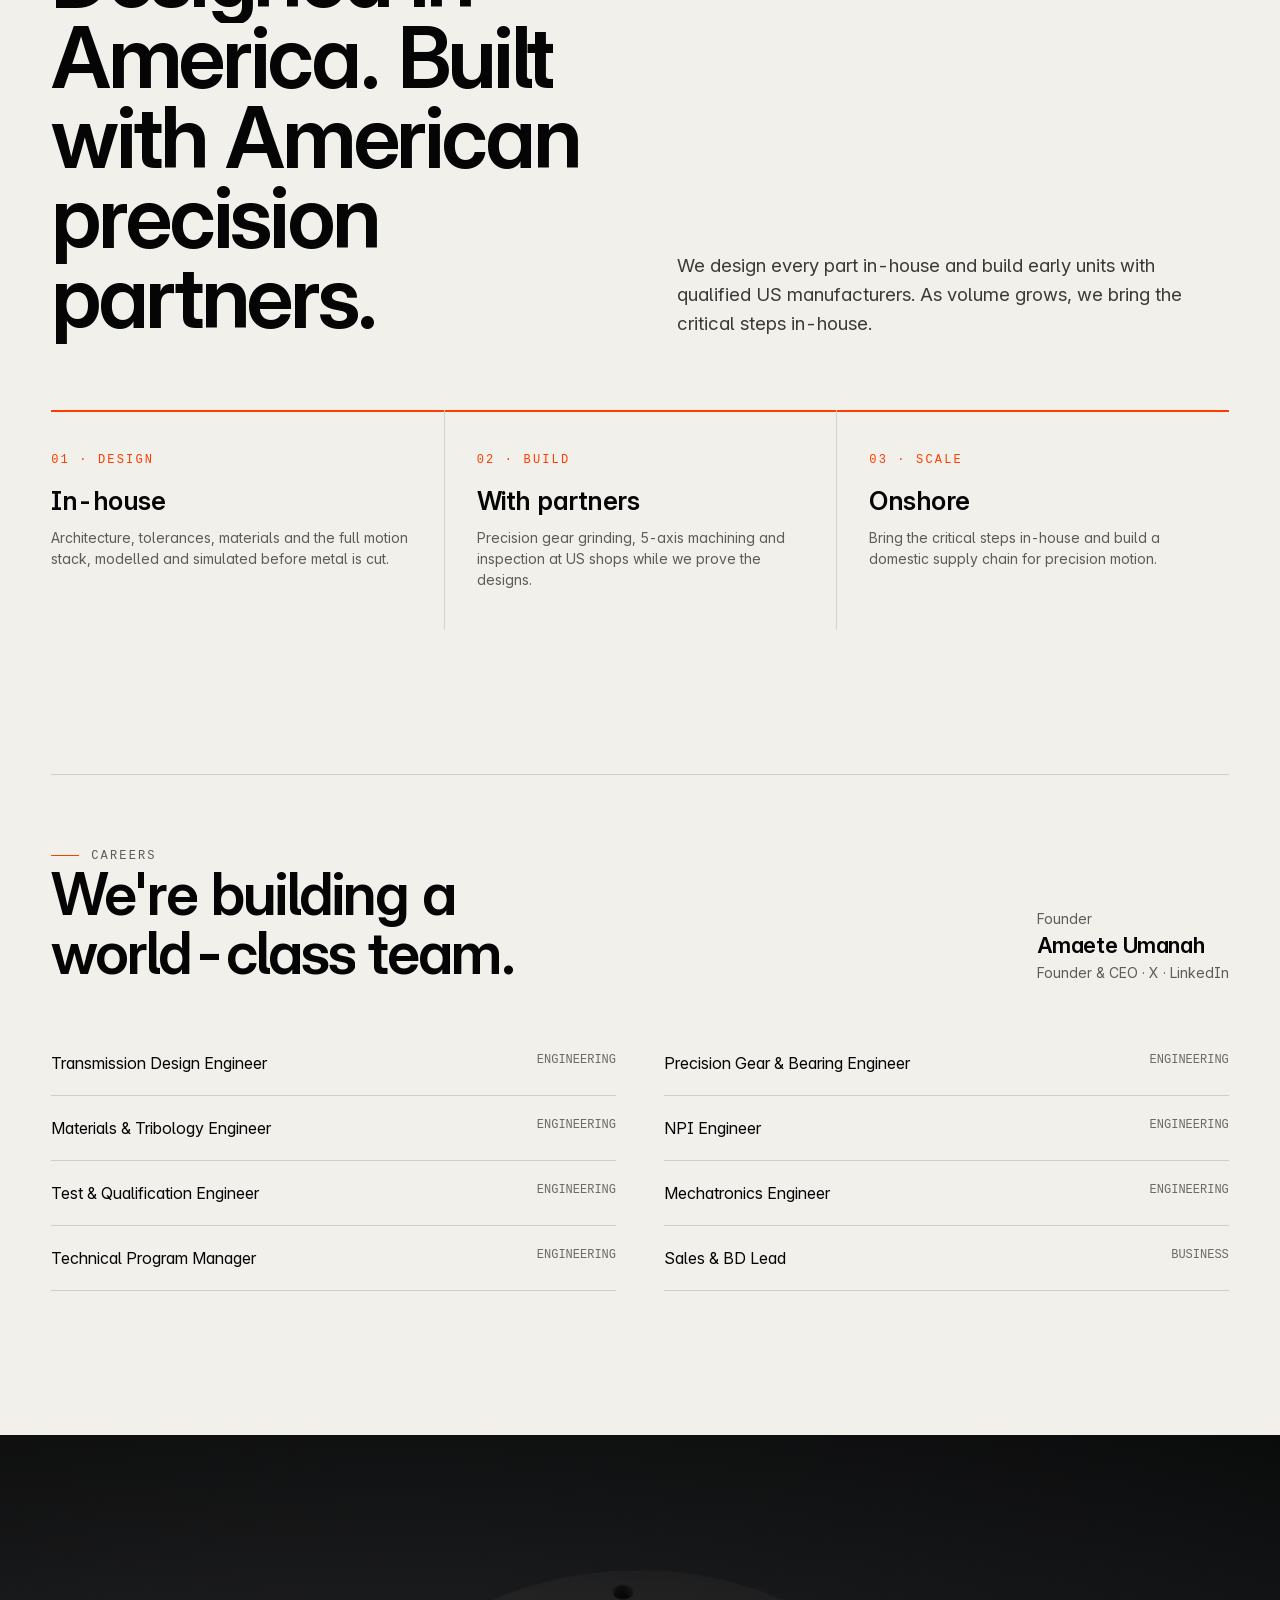
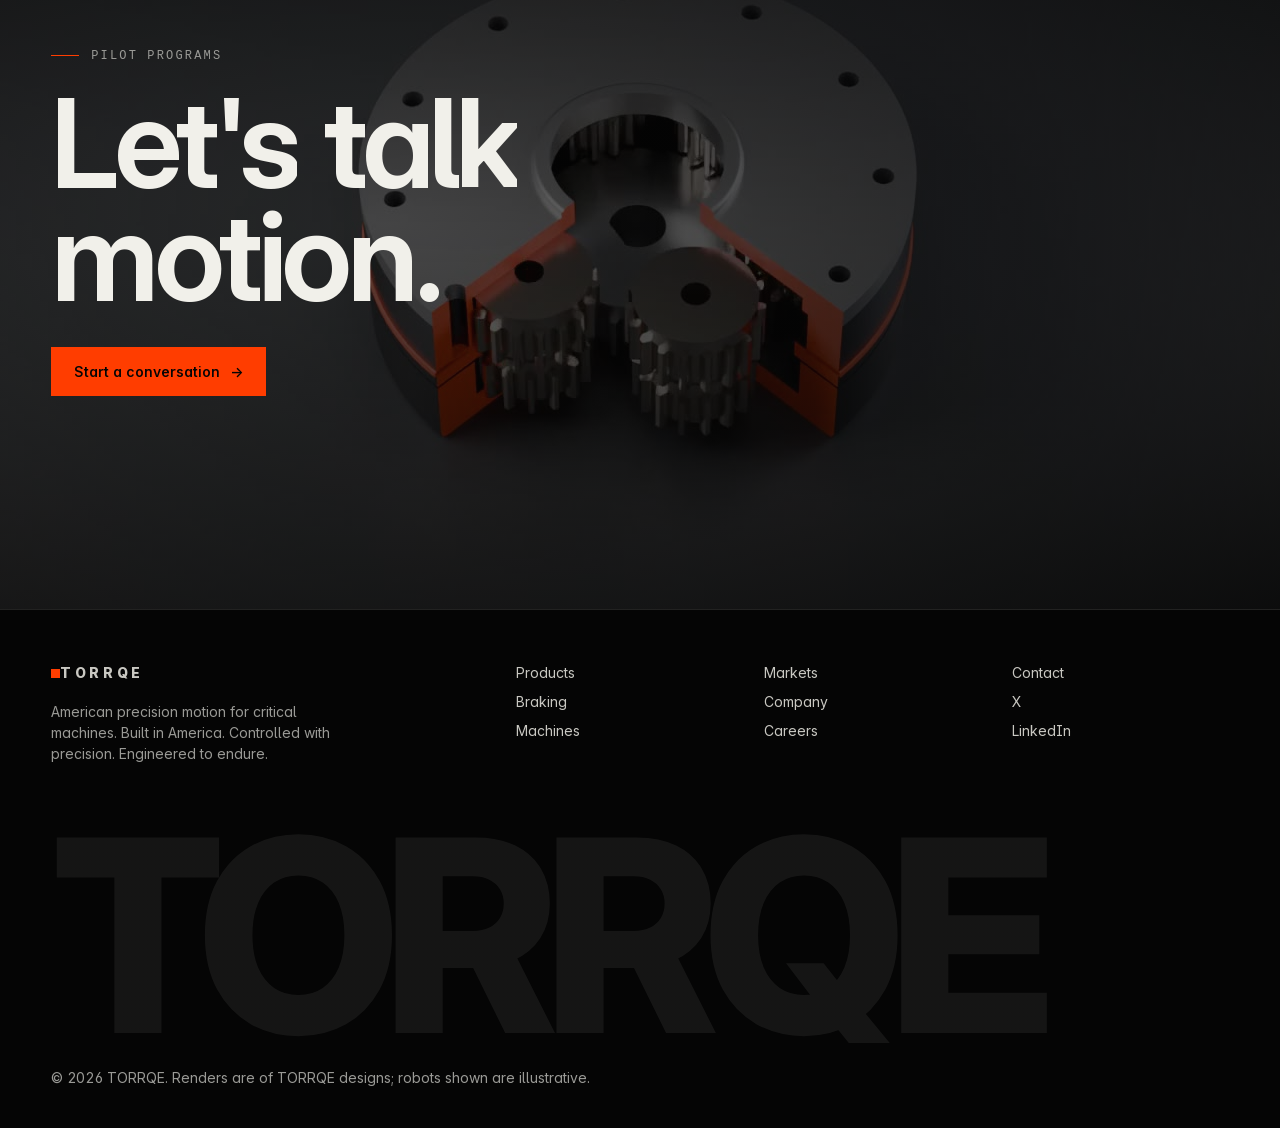
<file: company.html>
<!doctype html>
<html lang="en">
<head>
  <meta charset="utf-8" />
  <meta name="viewport" content="width=device-width, initial-scale=1" />
  <title>Company | TORRQE</title>
  <meta name="description" content="TORRQE designs precision actuators in America and builds them with American precision partners. Careers and contact." />
  <link rel="canonical" href="https://www.torrqe.com/" />
  <meta property="og:title" content="TORRQE | The motion inside critical machines" />
  <meta property="og:description" content="American precision actuators and the parts inside them, for robots, drones, vehicles and defense systems." />
  <meta property="og:type" content="website" />
  <meta property="og:url" content="https://www.torrqe.com/" />
  <meta property="og:image" content="https://www.torrqe.com/images/torrqe-og.jpg" />
  <meta property="og:image:width" content="1200" />
  <meta property="og:image:height" content="630" />
  <meta property="og:image:alt" content="TORRQE in bold beside the TORRQE Joint actuator, lit in orange on black" />
  <meta name="twitter:image" content="https://www.torrqe.com/images/torrqe-og.jpg" />
  <meta name="twitter:card" content="summary_large_image" />
  <meta name="theme-color" content="#050505" />
  <link rel="icon" type="image/png" href="images/torrqe-favicon.png" />
  <link rel="preload" href="assets/fonts/Inter.woff2" as="font" type="font/woff2" crossorigin />
  <link rel="stylesheet" href="assets/site.css" />
</head>
<body>
<div class="curtain" aria-hidden="true"><i></i><i></i><i></i><i></i><i></i></div>

<header class="hdr">
  <a class="brand" href="index.html" aria-label="TORRQE home"><i></i>TORRQE</a>
  <nav class="nav" aria-label="Primary">
    <a href="products.html">Products</a>
    <a href="braking.html">Braking</a>
    <a href="machines.html">Machines</a>
    <a href="markets.html">Markets</a>
    <a href="company.html" aria-current="page">Company</a>
  </nav>
  <a class="btn contact-trigger" href="#contact">Talk to us <span class="arr">→</span></a>
  <button class="menu-btn" aria-label="Menu" aria-expanded="false"><span></span><span></span></button>
</header>

<main>
  <section class="p-hero">
    <video class="loop" autoplay muted loop playsinline preload="auto" poster="assets/film/core-turning.jpg" aria-hidden="true"><source src="assets/film/core-turning.mp4" type="video/mp4" /></video>
    <div class="wrap">
      <p class="eyebrow" data-r>Company</p>
      <h1 class="display split" style="margin: 20px 0 26px; max-width: 12ch">Onshoring the motion layer.</h1>
      <p class="lede" data-r style="--d: 5">TORRQE designs the actuators and the parts inside them in America, and builds them with American precision partners.</p>
    </div>
  </section>
  <section class="sec"><div class="wrap"><p class="statement">Most precision reducers, bearings and actuators come from overseas. The machines that matter most should not depend on that. We are building the American source.</p></div></section>
  <!-- PROCESS (paper) -->
  <section class="sec paper" id="company">
    <div class="wrap">
      <div class="sec-head">
        <div><p class="eyebrow" data-r>How we build</p><h2 class="h1 split">Designed in America. Built with American precision partners.</h2></div>
        <p class="lede" data-r style="--d: 3">We design every part in-house and build early units with qualified US manufacturers. As volume grows, we bring the critical steps in-house.</p>
      </div>
      <div class="steps">
        <div class="step" data-r><span class="n">01 · DESIGN</span><h3 class="h3">In-house</h3><p class="small">Architecture, tolerances, materials and the full motion stack, modelled and simulated before metal is cut.</p></div>
        <div class="step" data-r style="--d: 1"><span class="n">02 · BUILD</span><h3 class="h3">With partners</h3><p class="small">Precision gear grinding, 5-axis machining and inspection at US shops while we prove the designs.</p></div>
        <div class="step" data-r style="--d: 2"><span class="n">03 · SCALE</span><h3 class="h3">Onshore</h3><p class="small">Bring the critical steps in-house and build a domestic supply chain for precision motion.</p></div>
      </div>
    </div>
  </section>

  <!-- TEAM (paper) -->
  <section class="sec paper" style="padding-top: 0" id="careers">
    <div class="wrap">
      <div class="rule" style="margin-bottom: 72px"></div>
      <div class="sec-head" style="margin-bottom: 48px">
        <div><p class="eyebrow" data-r>Careers</p><h2 class="h2 split">We're building a world-class team.</h2></div>
        <div data-r style="--d: 2; justify-self: end"><p class="small">Founder</p><p style="font-size: 22px; font-weight: 600; letter-spacing: -0.02em">Amaete Umanah</p><p class="small">Founder &amp; CEO · <a href="https://x.com/amaeteumanah" target="_blank" rel="noopener noreferrer">X</a> · <a href="https://www.linkedin.com/in/amaeteumanah/" target="_blank" rel="noopener noreferrer">LinkedIn</a></p></div>
      </div>
      <div class="roles">
        <a class="role contact-trigger" href="#contact" data-r>Transmission Design Engineer <span>ENGINEERING</span></a>
        <a class="role contact-trigger" href="#contact" data-r>Precision Gear &amp; Bearing Engineer <span>ENGINEERING</span></a>
        <a class="role contact-trigger" href="#contact" data-r>Materials &amp; Tribology Engineer <span>ENGINEERING</span></a>
        <a class="role contact-trigger" href="#contact" data-r>NPI Engineer <span>ENGINEERING</span></a>
        <a class="role contact-trigger" href="#contact" data-r>Test &amp; Qualification Engineer <span>ENGINEERING</span></a>
        <a class="role contact-trigger" href="#contact" data-r>Mechatronics Engineer <span>ENGINEERING</span></a>
        <a class="role contact-trigger" href="#contact" data-r>Technical Program Manager <span>ENGINEERING</span></a>
        <a class="role contact-trigger" href="#contact" data-r>Sales &amp; BD Lead <span>BUSINESS</span></a>
      </div>
    </div>
  </section>

  <!-- CTA -->
  <section class="cta">
    <video class="loop" muted loop playsinline preload="none" poster="assets/film/core-turning.jpg" data-src="assets/film/core-turning.mp4" aria-hidden="true"></video>
    <div class="wrap">
      <p class="eyebrow" data-r>Pilot programs</p>
      <h2 class="display split" style="margin: 22px 0 34px; max-width: 11ch">Let's talk motion.</h2>
      <a class="btn solid contact-trigger" href="#contact" data-r style="--d: 4">Start a conversation <span class="arr">→</span></a>
    </div>
  </section>

</main>

<footer class="foot">
  <div class="wrap">
    <div class="foot-grid">
      <div><a class="brand" href="index.html"><i></i>TORRQE</a><p class="small" style="margin-top: 14px; max-width: 34ch">American precision motion for critical machines. Built in America. Controlled with precision. Engineered to endure.</p></div>
      <div><a href="products.html">Products</a><a href="braking.html">Braking</a><a href="machines.html">Machines</a></div>
      <div><a href="markets.html">Markets</a><a href="company.html">Company</a><a href="company.html#careers">Careers</a></div>
      <div><a class="contact-trigger" href="#contact">Contact</a><a href="https://x.com/amaeteumanah" target="_blank" rel="noopener noreferrer">X</a><a href="https://www.linkedin.com/in/amaeteumanah/" target="_blank" rel="noopener noreferrer">LinkedIn</a></div>
    </div>
    <div class="giant" aria-hidden="true">TORRQE</div>
    <p class="small" style="margin-top: 24px">© 2026 TORRQE. Renders are of TORRQE designs; robots shown are illustrative.</p>
  </div>
</footer>

<div class="modal-backdrop" id="contact-modal" hidden>
  <section class="contact-modal" role="dialog" aria-modal="true" aria-labelledby="modal-title" aria-describedby="modal-desc">
    <button class="modal-close" type="button" aria-label="Close">×</button>
    <div data-form-state>
      <p class="eyebrow">Get in touch</p>
      <h2 id="modal-title">Let's talk motion</h2>
      <p id="modal-desc">Tell us about your robot, drone, vehicle, valve or defense motion program.</p>
      <form id="contact-form" action="https://formspree.io/f/xeelnkqj" method="POST" novalidate>
        <label>Name <span>*</span><input name="name" autocomplete="name" required /></label>
        <label>Email <span>*</span><input name="email" type="email" autocomplete="email" required /></label>
        <label>Phone<input name="phone" autocomplete="tel" /></label>
        <label>Company<input name="company" autocomplete="organization" /></label>
        <label>Message<textarea name="message" rows="4"></textarea></label>
        <p class="form-error" id="form-error" role="alert"></p>
        <button class="btn solid modal-submit" type="submit">Send message</button>
        <small>We'll reply to the email you give us.</small>
      </form>
    </div>
  </section>
</div>
<script src="assets/site.js" defer></script>
</body>
</html>
</file>
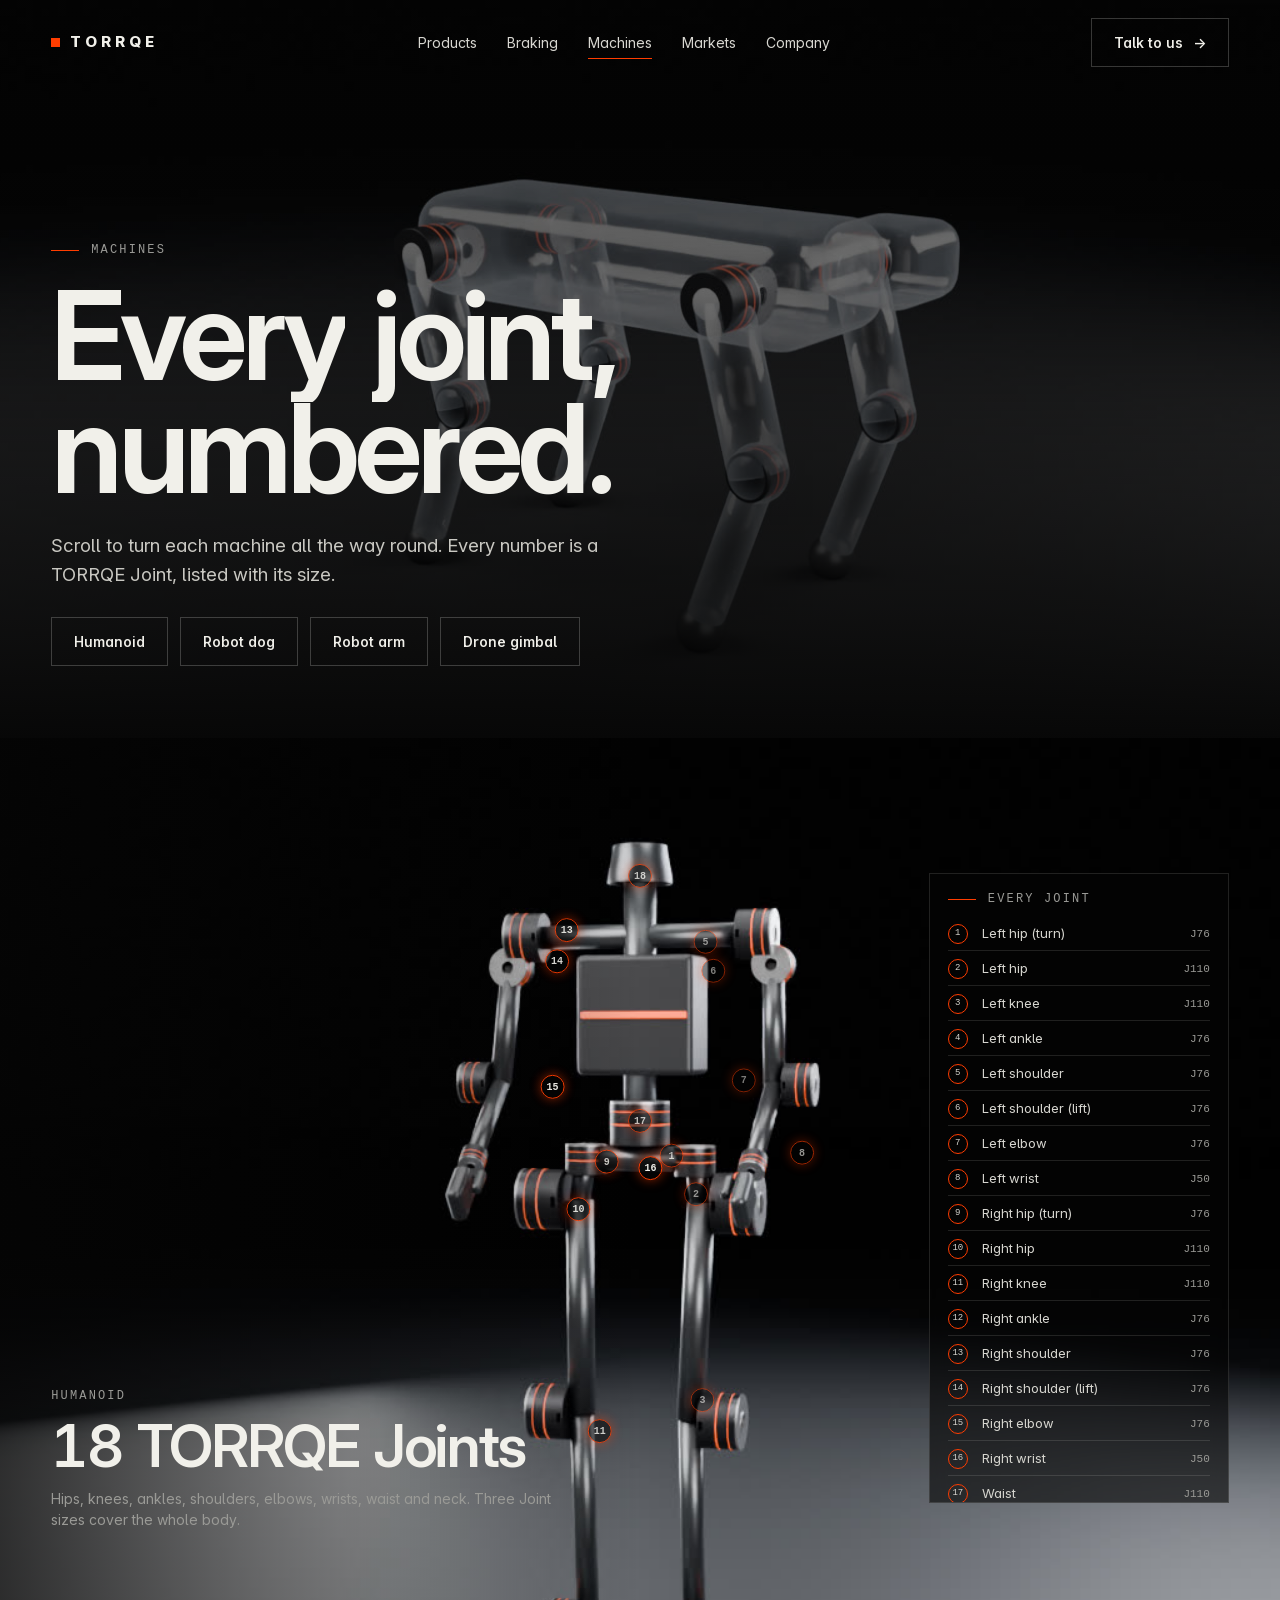
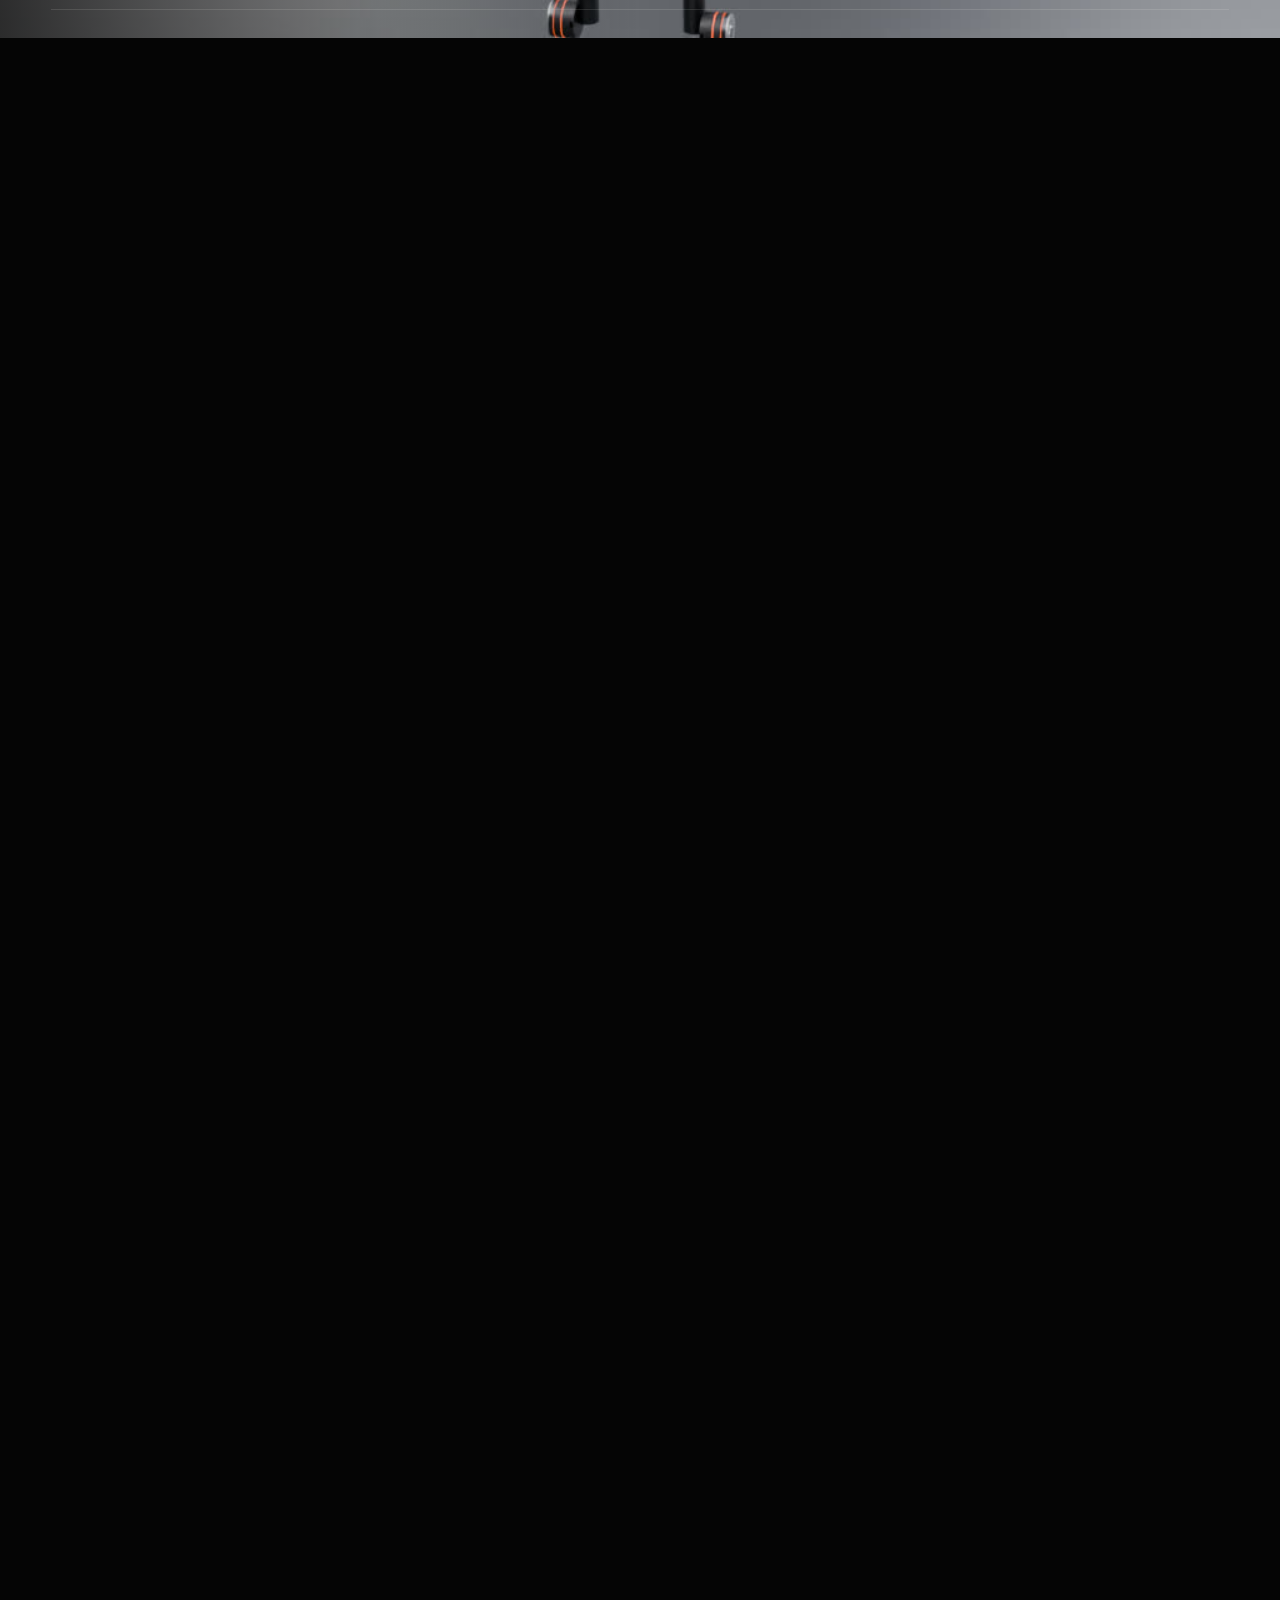
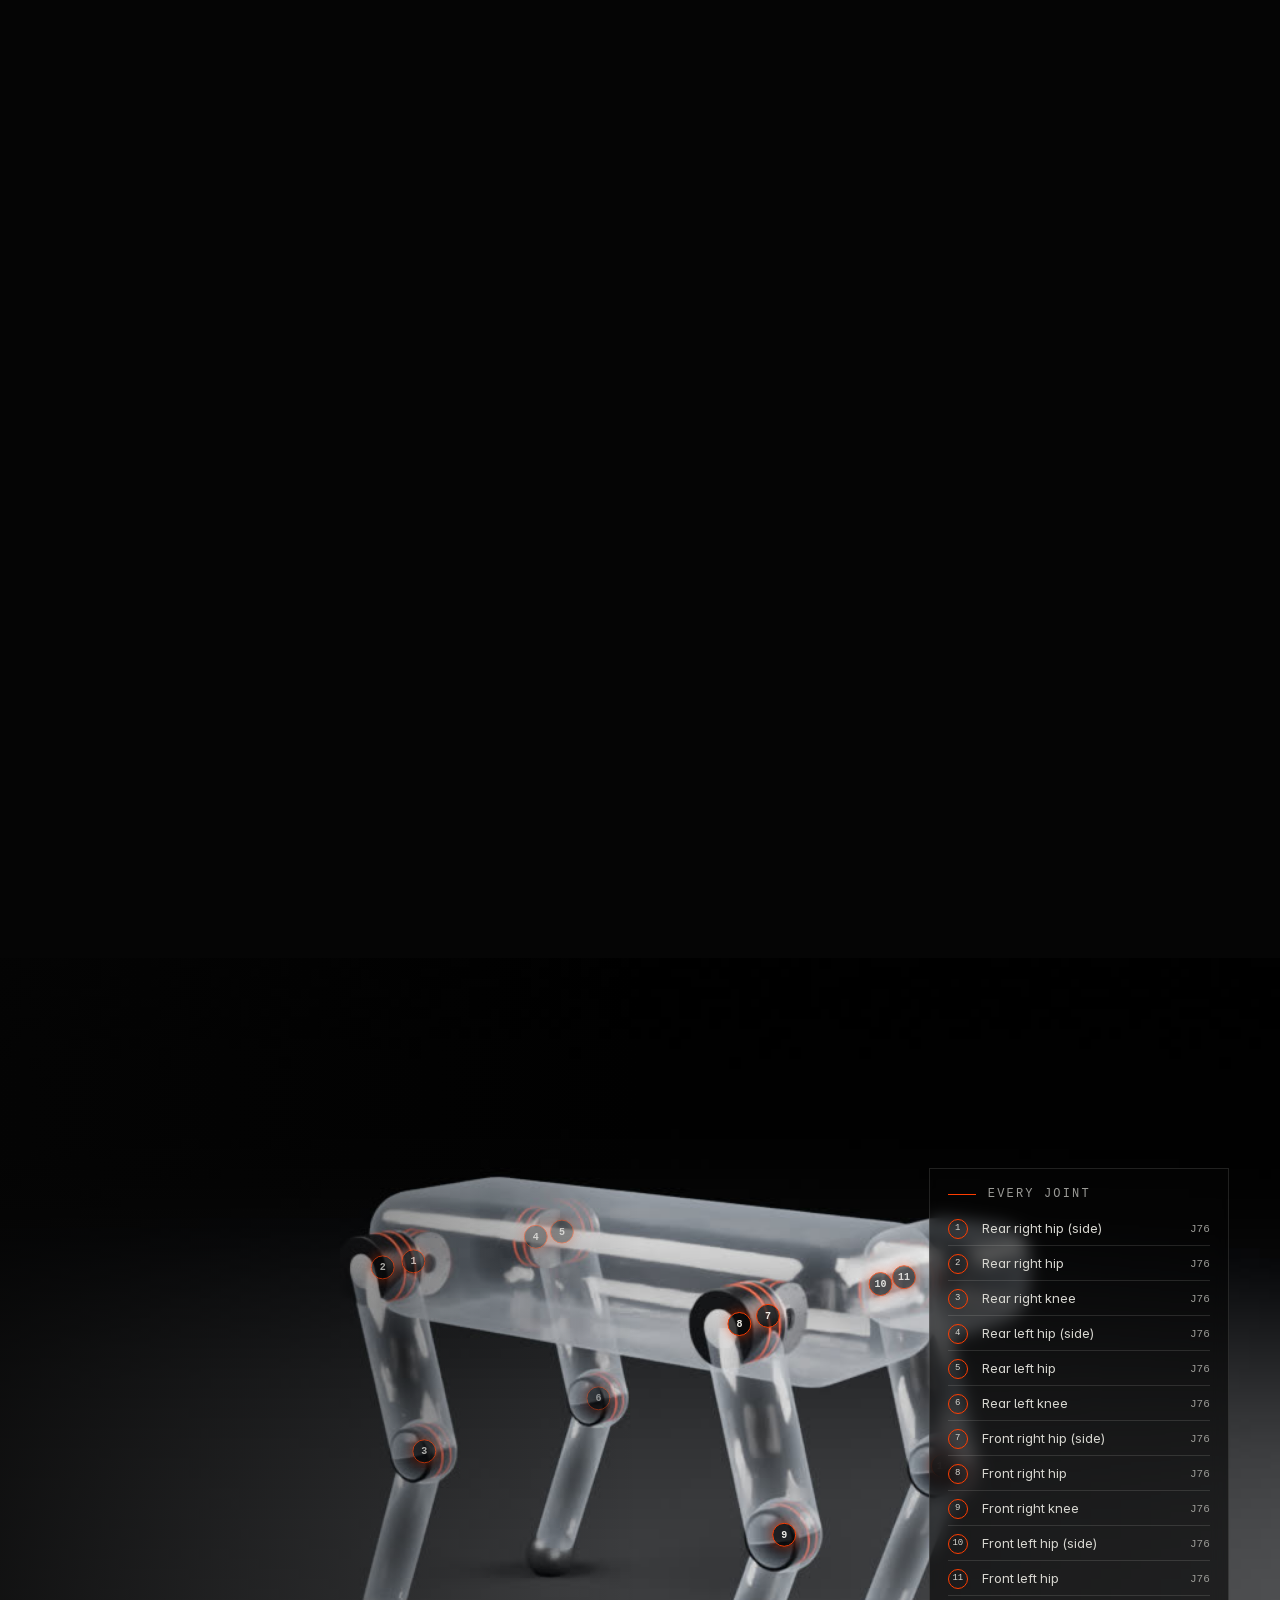
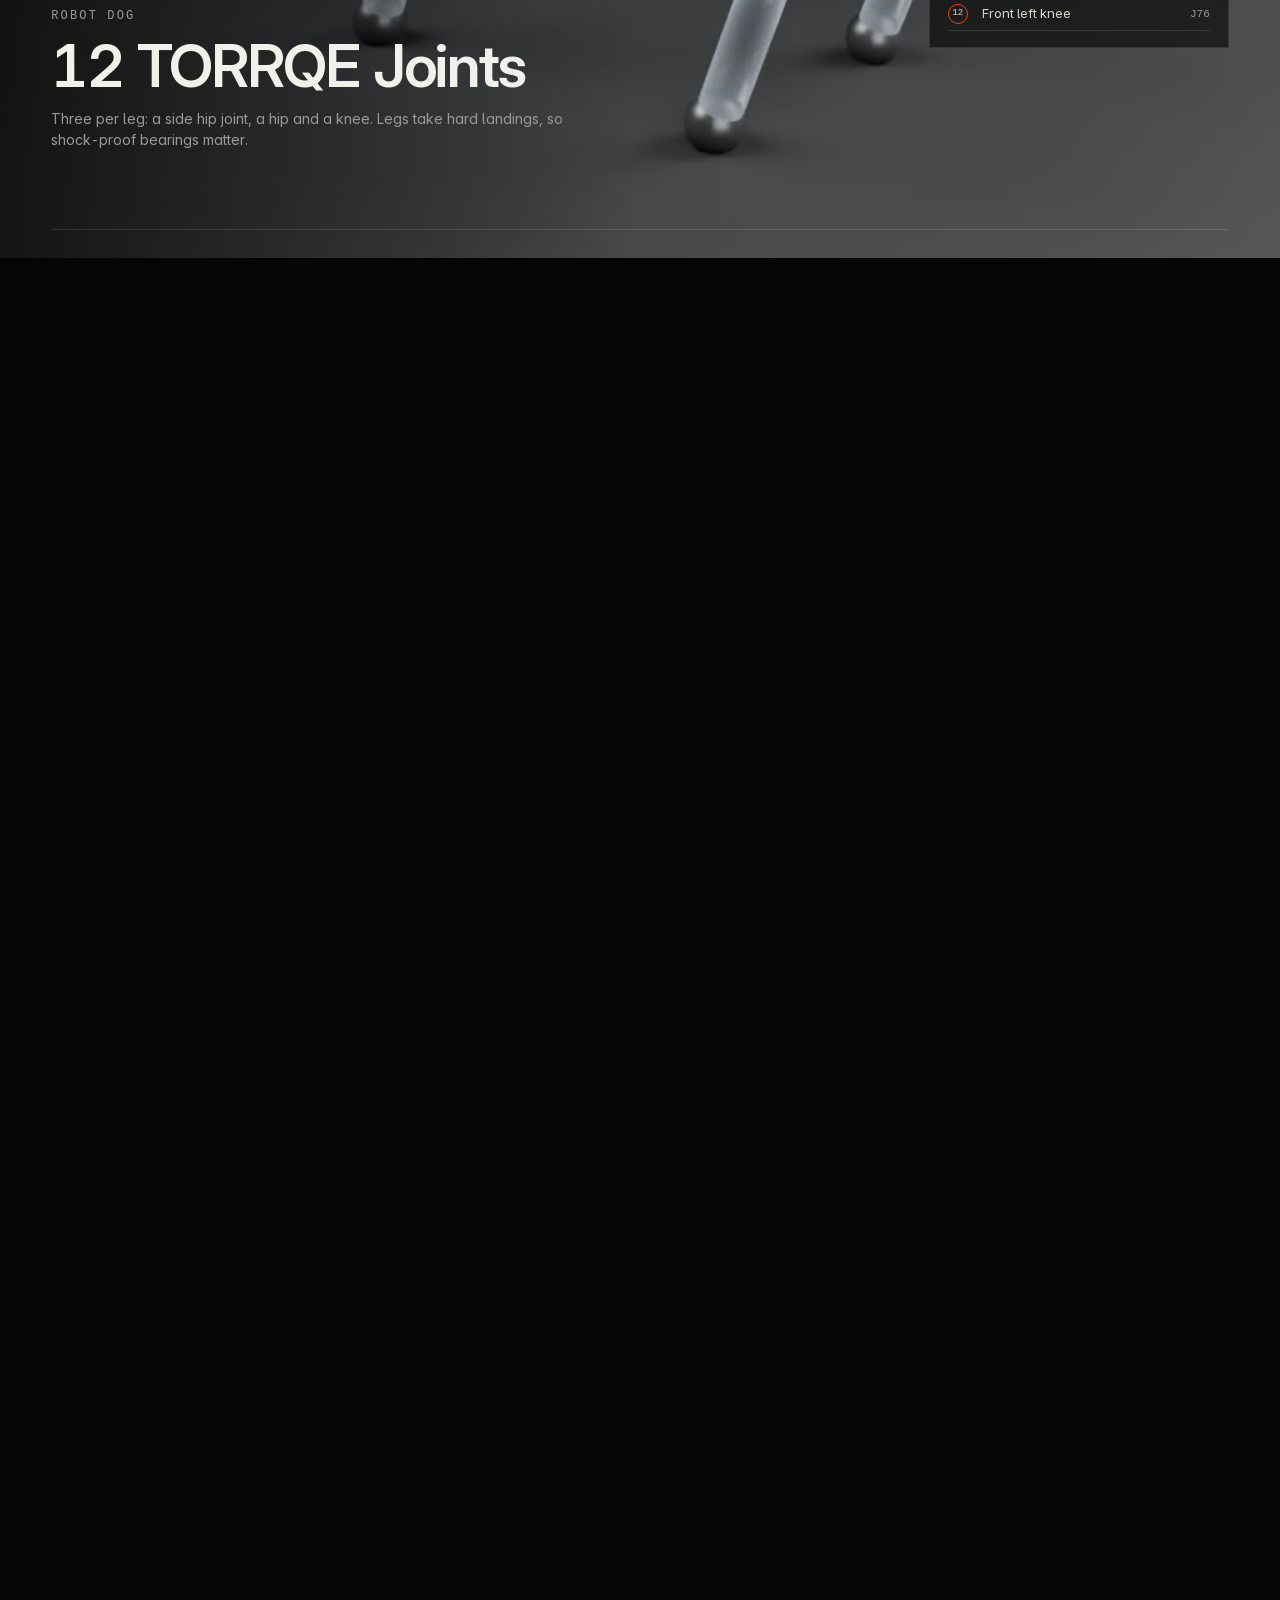
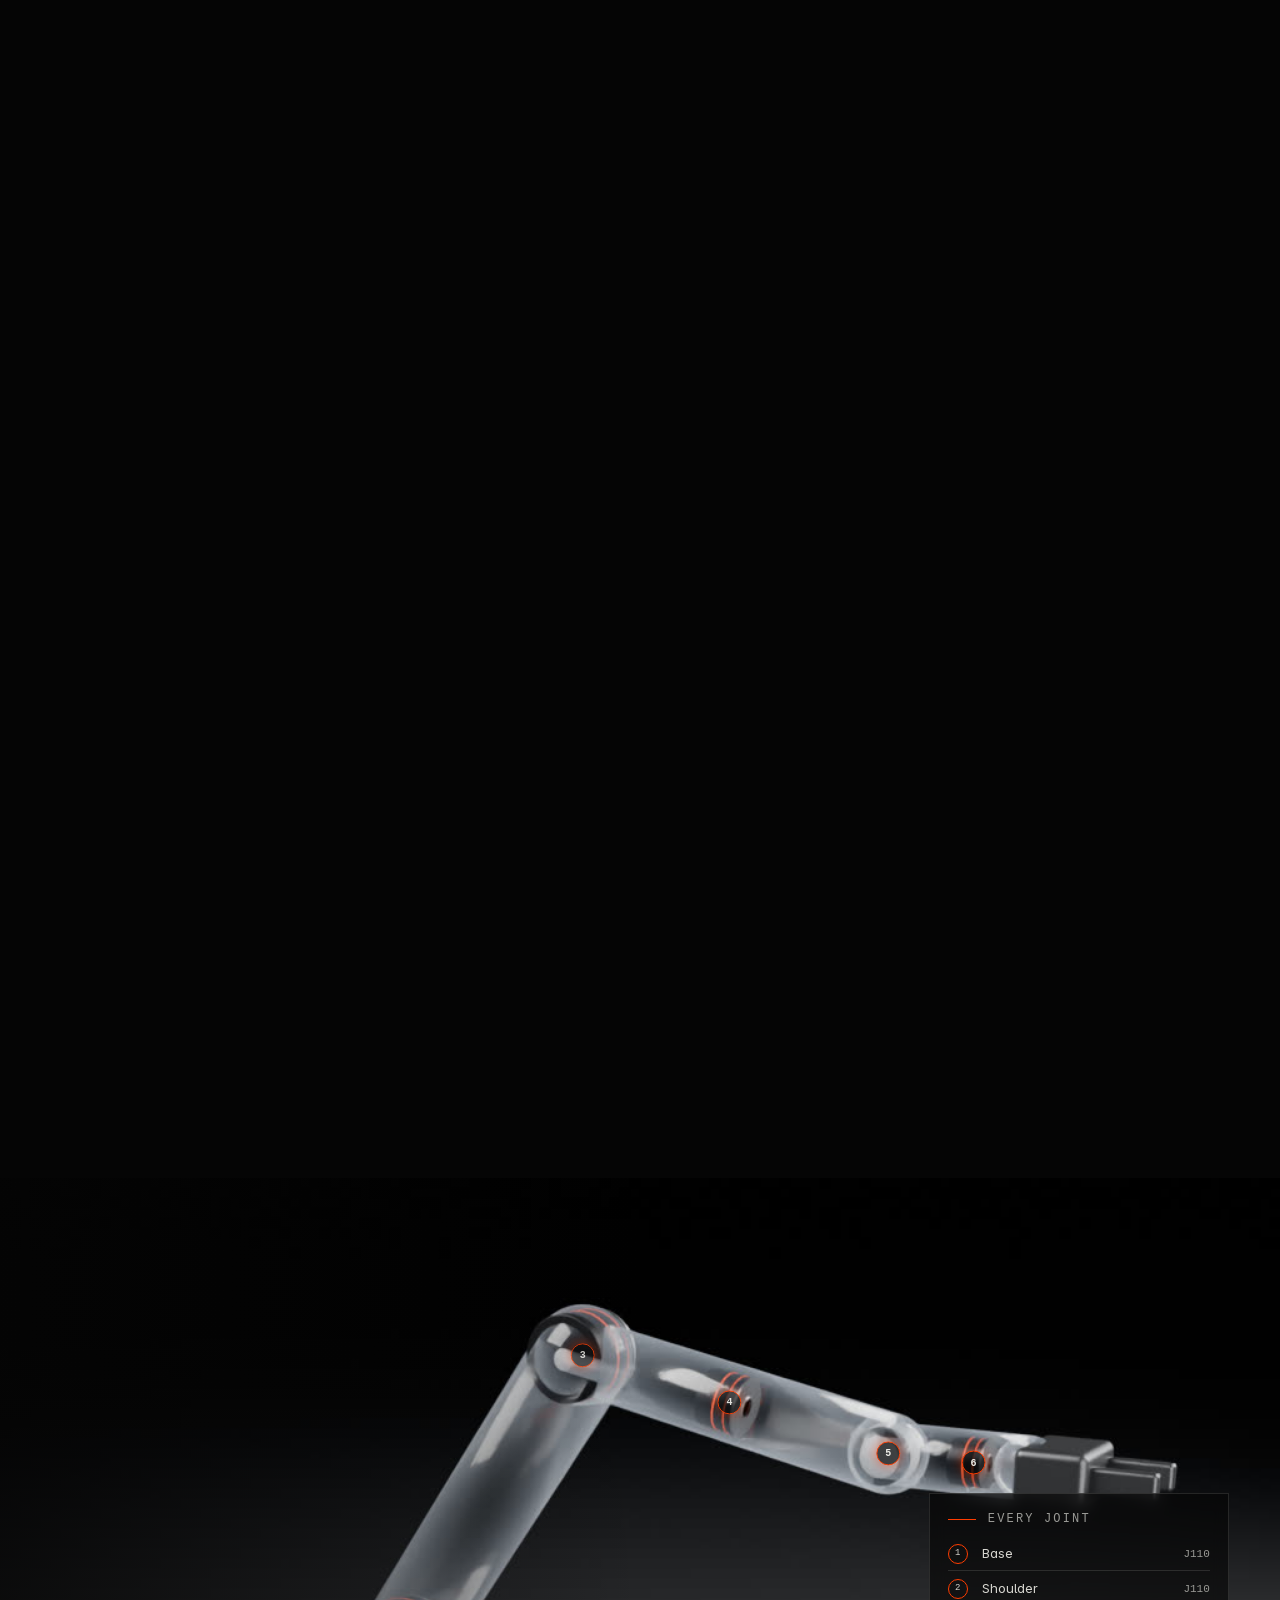
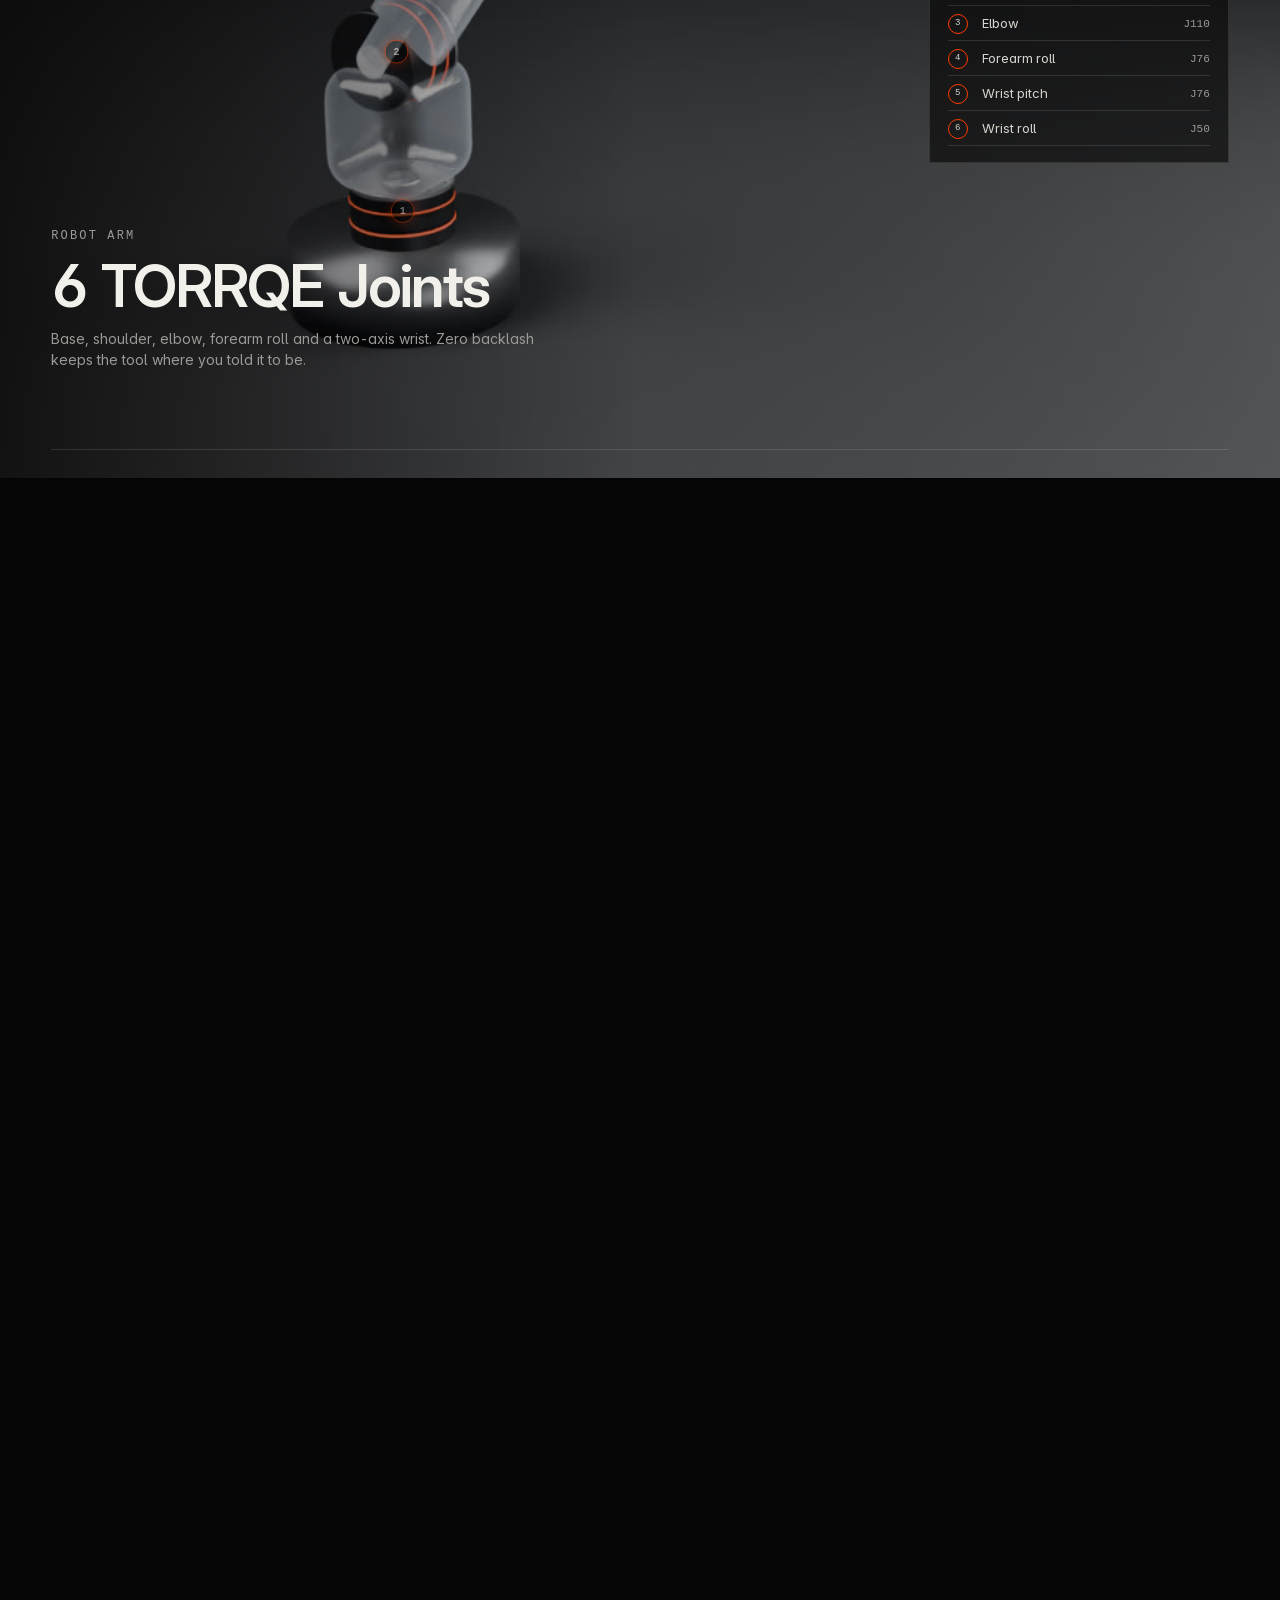
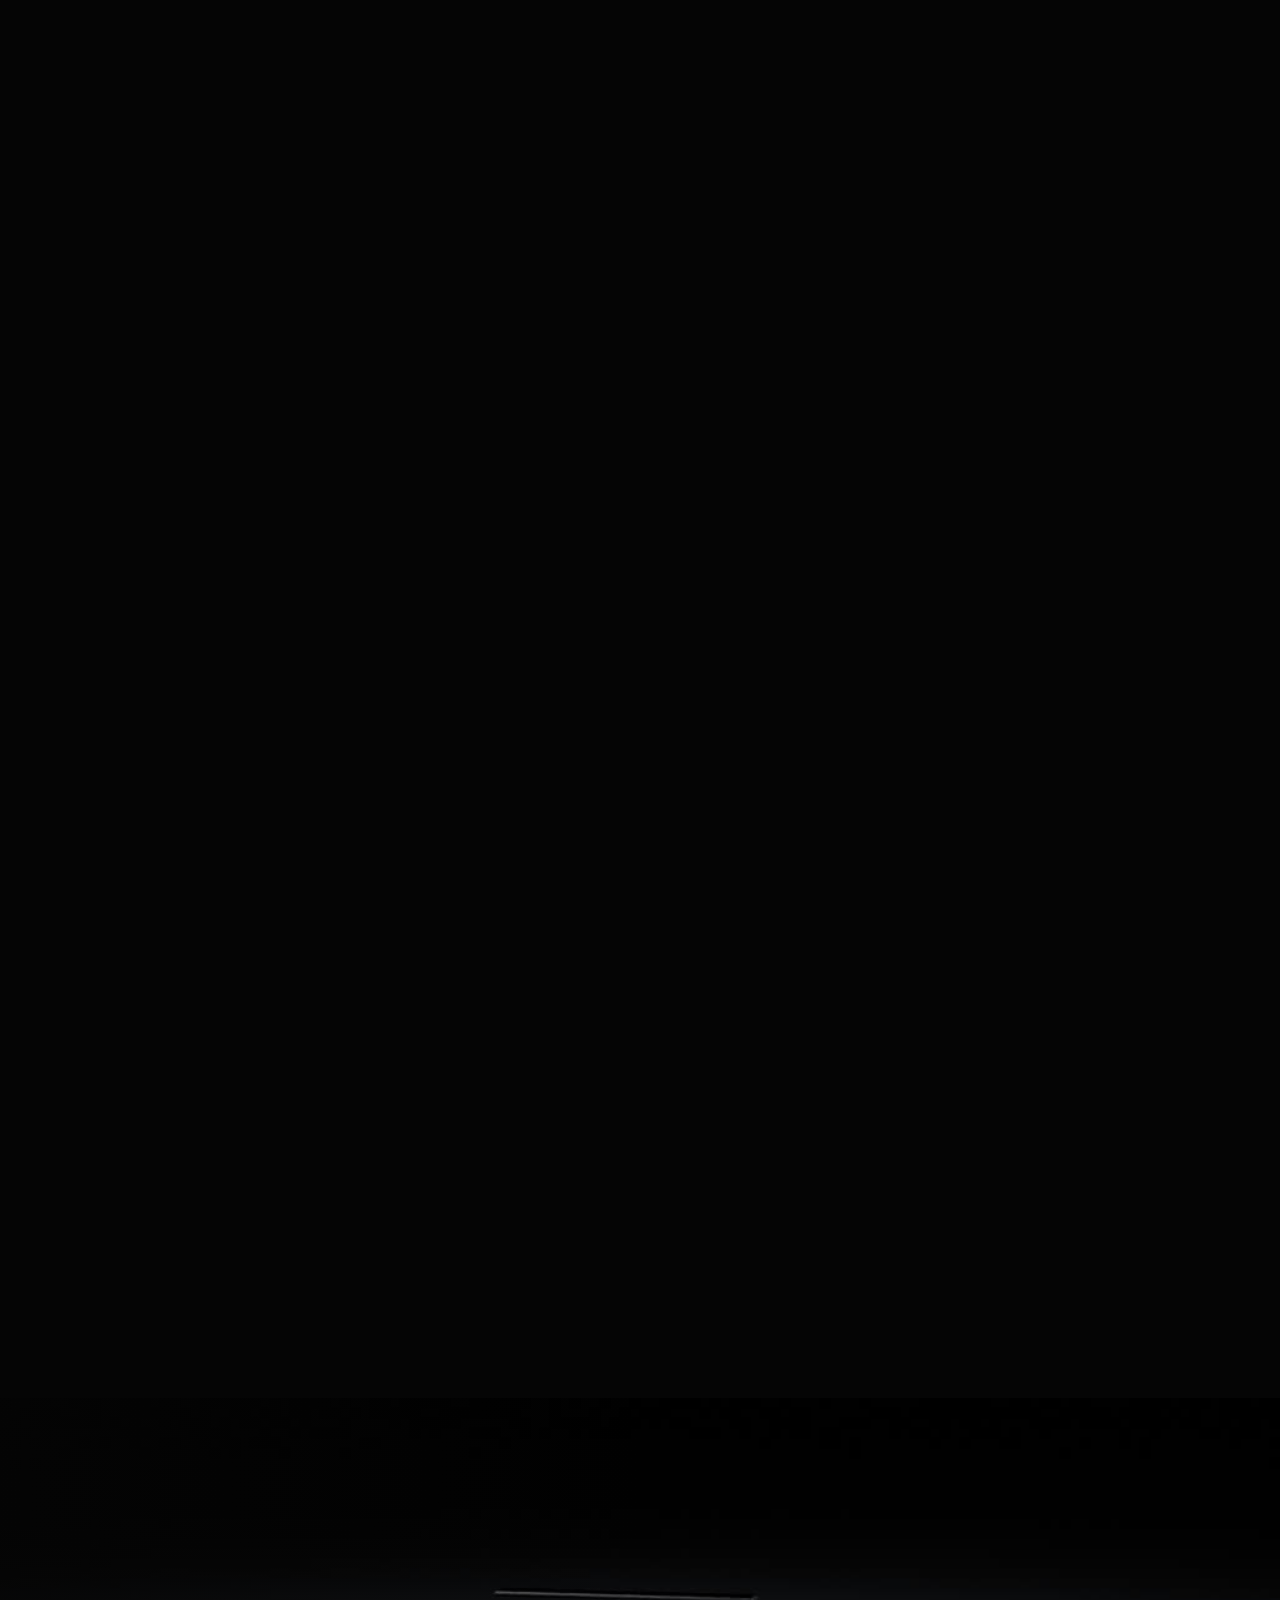
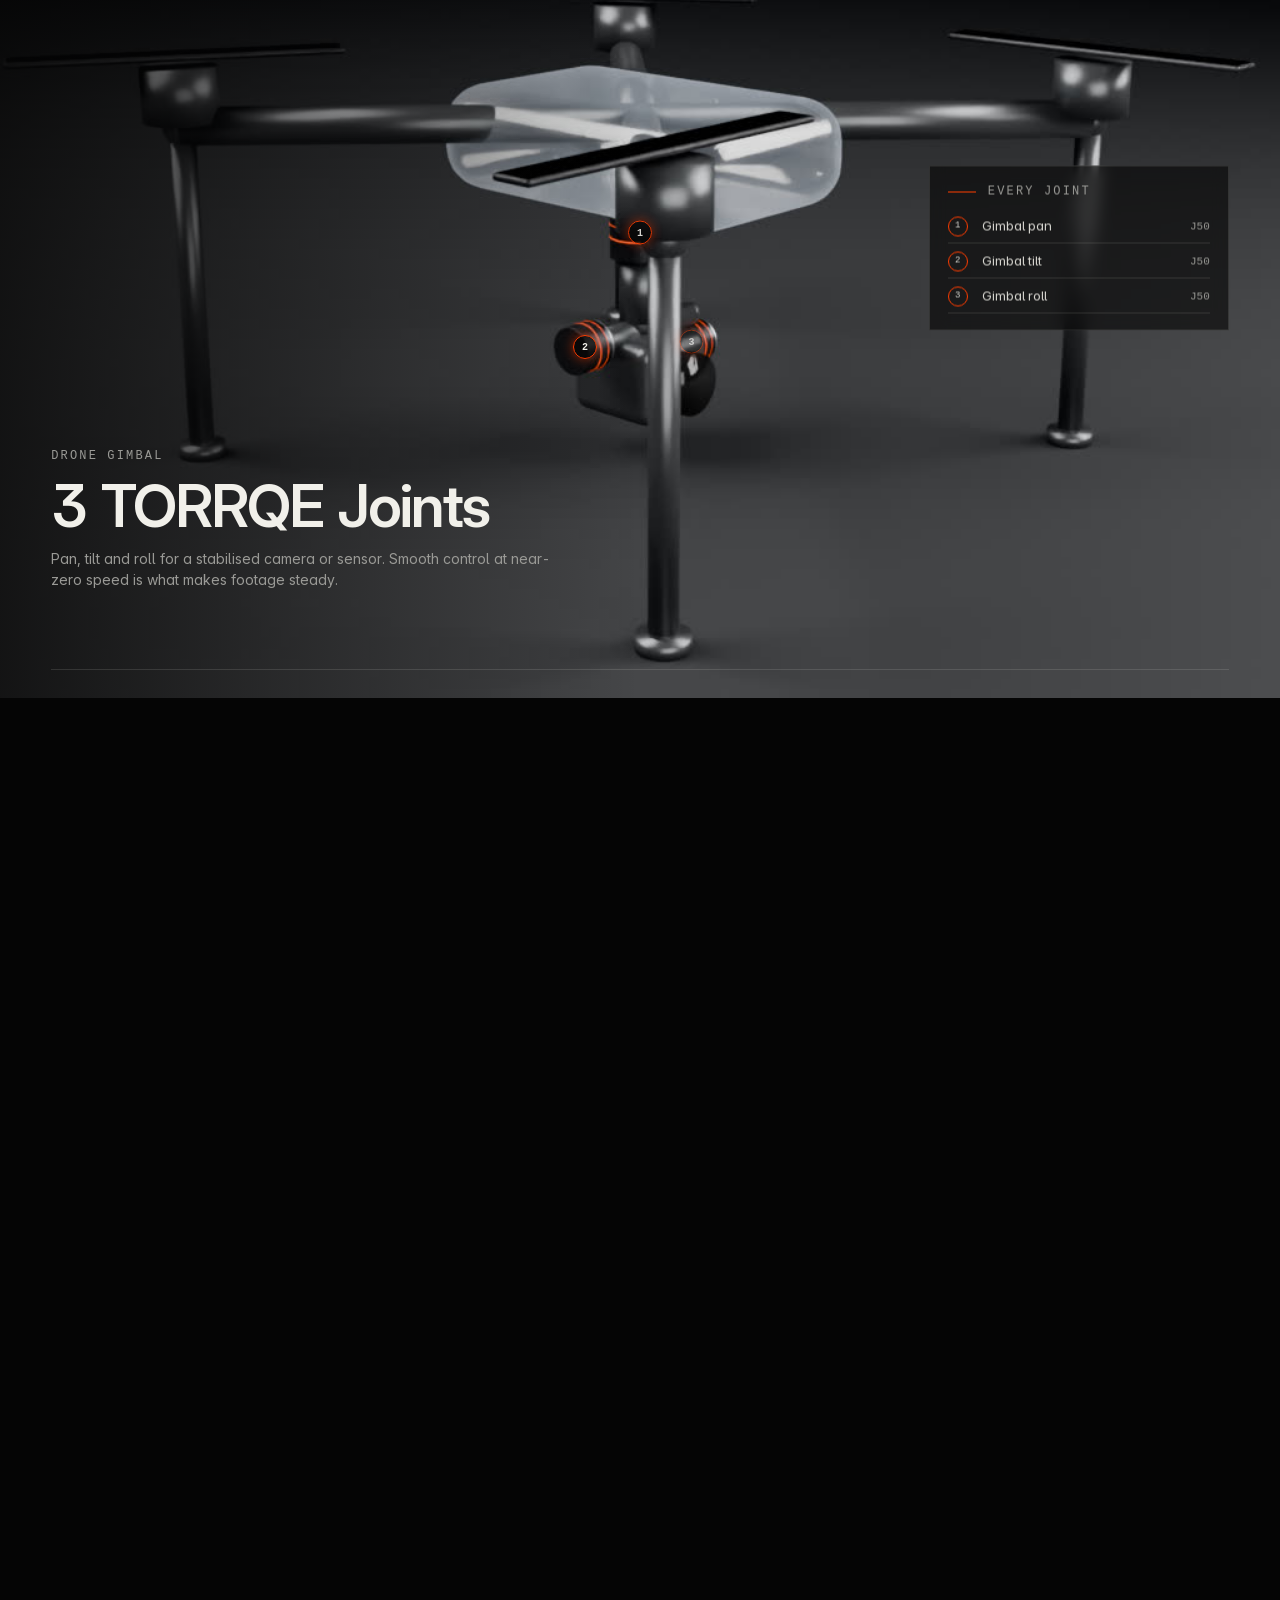
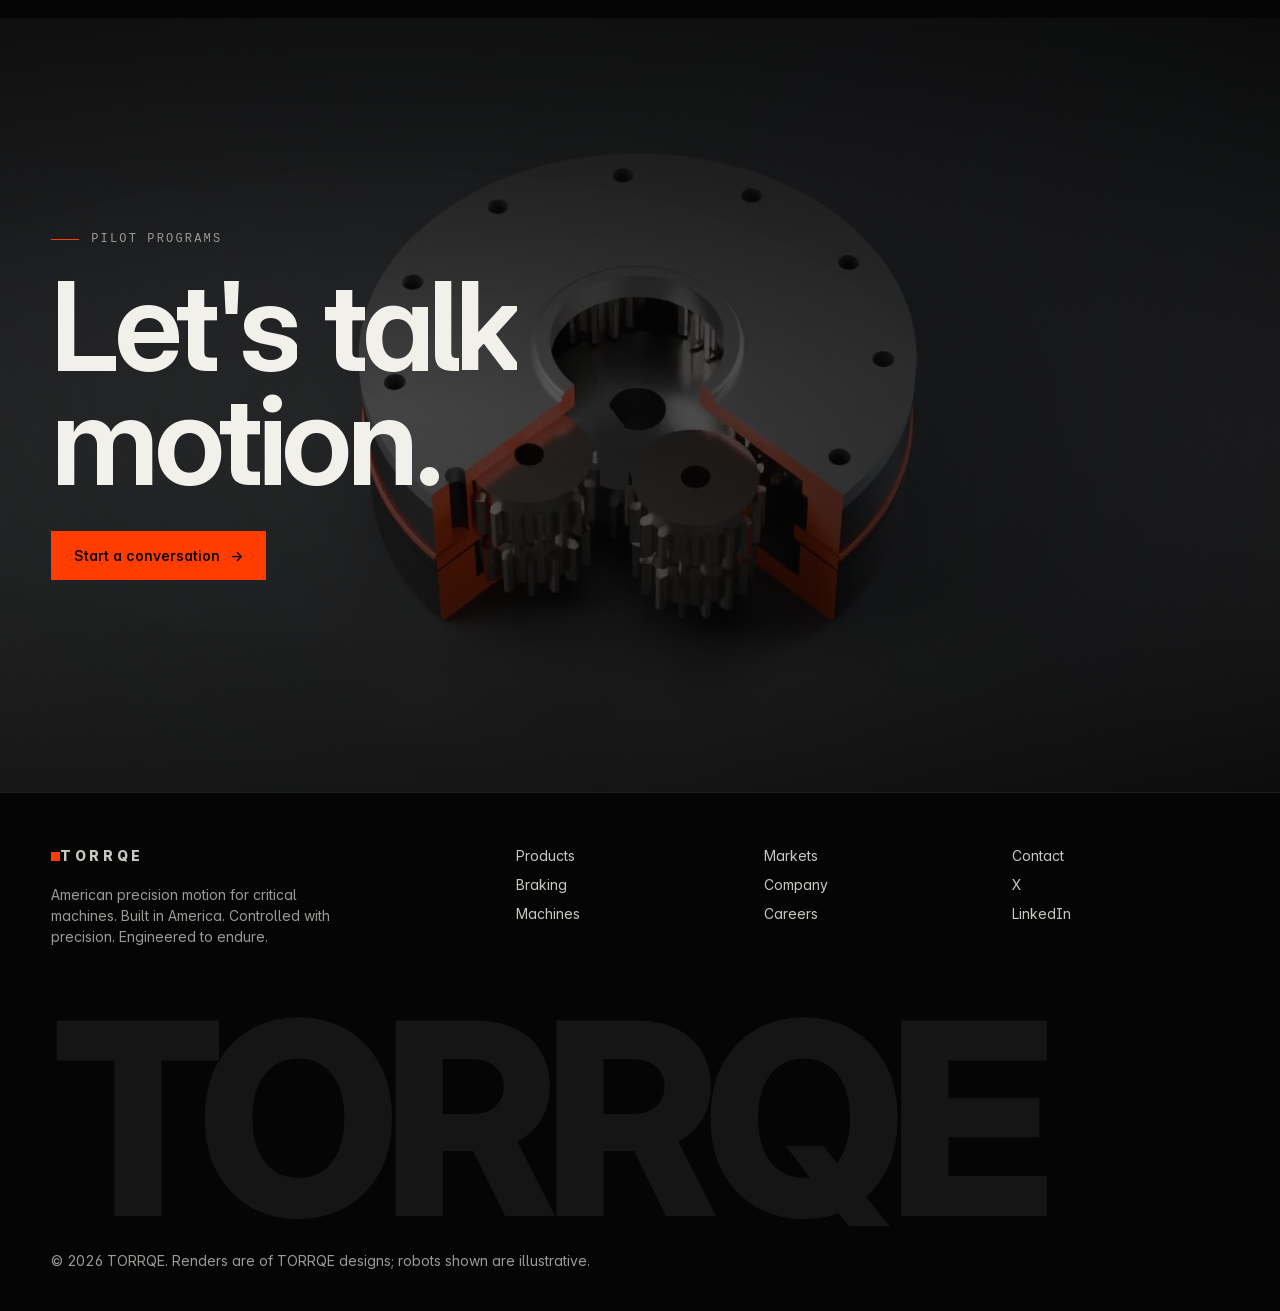
<file: machines.html>
<!doctype html>
<html lang="en">
<head>
  <meta charset="utf-8" />
  <meta name="viewport" content="width=device-width, initial-scale=1" />
  <title>Machines | TORRQE</title>
  <meta name="description" content="See where TORRQE Joints sit inside a humanoid, a robot dog, a robot arm and a drone gimbal, with every joint numbered." />
  <link rel="canonical" href="https://www.torrqe.com/" />
  <meta property="og:title" content="TORRQE | The motion inside critical machines" />
  <meta property="og:description" content="American precision actuators and the parts inside them, for robots, drones, vehicles and defense systems." />
  <meta property="og:type" content="website" />
  <meta property="og:url" content="https://www.torrqe.com/" />
  <meta property="og:image" content="https://www.torrqe.com/images/torrqe-og.jpg" />
  <meta property="og:image:width" content="1200" />
  <meta property="og:image:height" content="630" />
  <meta property="og:image:alt" content="TORRQE in bold beside the TORRQE Joint actuator, lit in orange on black" />
  <meta name="twitter:image" content="https://www.torrqe.com/images/torrqe-og.jpg" />
  <meta name="twitter:card" content="summary_large_image" />
  <meta name="theme-color" content="#050505" />
  <link rel="icon" type="image/png" href="images/torrqe-favicon.png" />
  <link rel="preload" href="assets/fonts/Inter.woff2" as="font" type="font/woff2" crossorigin />
  <link rel="stylesheet" href="assets/site.css" />
</head>
<body>
<div class="curtain" aria-hidden="true"><i></i><i></i><i></i><i></i><i></i></div>

<header class="hdr">
  <a class="brand" href="index.html" aria-label="TORRQE home"><i></i>TORRQE</a>
  <nav class="nav" aria-label="Primary">
    <a href="products.html">Products</a>
    <a href="braking.html">Braking</a>
    <a href="machines.html" aria-current="page">Machines</a>
    <a href="markets.html">Markets</a>
    <a href="company.html">Company</a>
  </nav>
  <a class="btn contact-trigger" href="#contact">Talk to us <span class="arr">→</span></a>
  <button class="menu-btn" aria-label="Menu" aria-expanded="false"><span></span><span></span></button>
</header>

<main>
  <section class="p-hero">
    <video class="loop" autoplay muted loop playsinline preload="auto" poster="assets/film/m-dog.jpg" aria-hidden="true"><source src="assets/film/m-dog-loop.mp4" type="video/mp4" /></video>
    <div class="wrap">
      <p class="eyebrow" data-r>Machines</p>
      <h1 class="display split" style="margin: 20px 0 26px; max-width: 12ch">Every joint, numbered.</h1>
      <p class="lede" data-r style="--d: 5">Scroll to turn each machine all the way round. Every number is a TORRQE Joint, listed with its size.</p>
      <div class="hero-cta" data-r style="--d: 7; margin-top: 28px"><a class="btn" href="#humanoid">Humanoid</a><a class="btn" href="#dog">Robot dog</a><a class="btn" href="#arm">Robot arm</a><a class="btn" href="#drone">Drone gimbal</a></div>
    </div>
  </section>
  <section class="scrub" id="humanoid" style="--len: 380vh" aria-label="Humanoid: every TORRQE Joint numbered">
    <div class="scrub-pin">
      <img class="scrub-still" src="assets/film/m-humanoid.jpg" alt="" />
      <video class="scrub-film" muted playsinline preload="none" data-src="assets/film/teardown.mp4" data-src-m="assets/film/teardown-m.mp4" aria-hidden="true"></video>
      <div class="tags" data-all data-from="0" data-to="1" data-track="assets/film/teardown.json"></div>
      <div class="scrub-notes"><div data-at="0-1.01"><p class="eyebrow no-rule">HUMANOID</p><h2 class="h2" style="margin: 12px 0">18 TORRQE Joints</h2><p class="small">Hips, knees, ankles, shoulders, elbows, wrists, waist and neck. Three Joint sizes cover the whole body.</p></div></div>
      <div class="legend-box"><p class="eyebrow">Every joint</p><ol class="legend"></ol></div>
      <div class="scrub-bar"><i></i></div>
    </div>
  </section>
  <section class="scrub" id="dog" style="--len: 380vh" aria-label="Robot dog: every TORRQE Joint numbered">
    <div class="scrub-pin">
      <img class="scrub-still" src="assets/film/m-dog.jpg" alt="" />
      <video class="scrub-film" muted playsinline preload="none" data-src="assets/film/m-dog.mp4" data-src-m="assets/film/m-dog-m.mp4" aria-hidden="true"></video>
      <div class="tags" data-all data-from="0" data-to="1" data-track="assets/film/m-dog.json"></div>
      <div class="scrub-notes"><div data-at="0-1.01"><p class="eyebrow no-rule">ROBOT DOG</p><h2 class="h2" style="margin: 12px 0">12 TORRQE Joints</h2><p class="small">Three per leg: a side hip joint, a hip and a knee. Legs take hard landings, so shock-proof bearings matter.</p></div></div>
      <div class="legend-box"><p class="eyebrow">Every joint</p><ol class="legend"></ol></div>
      <div class="scrub-bar"><i></i></div>
    </div>
  </section>
  <section class="scrub" id="arm" style="--len: 380vh" aria-label="Robot arm: every TORRQE Joint numbered">
    <div class="scrub-pin">
      <img class="scrub-still" src="assets/film/m-arm.jpg" alt="" />
      <video class="scrub-film" muted playsinline preload="none" data-src="assets/film/m-arm.mp4" data-src-m="assets/film/m-arm-m.mp4" aria-hidden="true"></video>
      <div class="tags" data-all data-from="0" data-to="1" data-track="assets/film/m-arm.json"></div>
      <div class="scrub-notes"><div data-at="0-1.01"><p class="eyebrow no-rule">ROBOT ARM</p><h2 class="h2" style="margin: 12px 0">6 TORRQE Joints</h2><p class="small">Base, shoulder, elbow, forearm roll and a two-axis wrist. Zero backlash keeps the tool where you told it to be.</p></div></div>
      <div class="legend-box"><p class="eyebrow">Every joint</p><ol class="legend"></ol></div>
      <div class="scrub-bar"><i></i></div>
    </div>
  </section>
  <section class="scrub" id="drone" style="--len: 380vh" aria-label="Drone gimbal: every TORRQE Joint numbered">
    <div class="scrub-pin">
      <img class="scrub-still" src="assets/film/m-drone.jpg" alt="" />
      <video class="scrub-film" muted playsinline preload="none" data-src="assets/film/m-drone.mp4" data-src-m="assets/film/m-drone-m.mp4" aria-hidden="true"></video>
      <div class="tags" data-all data-from="0" data-to="1" data-track="assets/film/m-drone.json"></div>
      <div class="scrub-notes"><div data-at="0-1.01"><p class="eyebrow no-rule">DRONE GIMBAL</p><h2 class="h2" style="margin: 12px 0">3 TORRQE Joints</h2><p class="small">Pan, tilt and roll for a stabilised camera or sensor. Smooth control at near-zero speed is what makes footage steady.</p></div></div>
      <div class="legend-box"><p class="eyebrow">Every joint</p><ol class="legend"></ol></div>
      <div class="scrub-bar"><i></i></div>
    </div>
  </section>
  <!-- CTA -->
  <section class="cta">
    <video class="loop" muted loop playsinline preload="none" poster="assets/film/core-turning.jpg" data-src="assets/film/core-turning.mp4" aria-hidden="true"></video>
    <div class="wrap">
      <p class="eyebrow" data-r>Pilot programs</p>
      <h2 class="display split" style="margin: 22px 0 34px; max-width: 11ch">Let's talk motion.</h2>
      <a class="btn solid contact-trigger" href="#contact" data-r style="--d: 4">Start a conversation <span class="arr">→</span></a>
    </div>
  </section>

</main>

<footer class="foot">
  <div class="wrap">
    <div class="foot-grid">
      <div><a class="brand" href="index.html"><i></i>TORRQE</a><p class="small" style="margin-top: 14px; max-width: 34ch">American precision motion for critical machines. Built in America. Controlled with precision. Engineered to endure.</p></div>
      <div><a href="products.html">Products</a><a href="braking.html">Braking</a><a href="machines.html">Machines</a></div>
      <div><a href="markets.html">Markets</a><a href="company.html">Company</a><a href="company.html#careers">Careers</a></div>
      <div><a class="contact-trigger" href="#contact">Contact</a><a href="https://x.com/amaeteumanah" target="_blank" rel="noopener noreferrer">X</a><a href="https://www.linkedin.com/in/amaeteumanah/" target="_blank" rel="noopener noreferrer">LinkedIn</a></div>
    </div>
    <div class="giant" aria-hidden="true">TORRQE</div>
    <p class="small" style="margin-top: 24px">© 2026 TORRQE. Renders are of TORRQE designs; robots shown are illustrative.</p>
  </div>
</footer>

<div class="modal-backdrop" id="contact-modal" hidden>
  <section class="contact-modal" role="dialog" aria-modal="true" aria-labelledby="modal-title" aria-describedby="modal-desc">
    <button class="modal-close" type="button" aria-label="Close">×</button>
    <div data-form-state>
      <p class="eyebrow">Get in touch</p>
      <h2 id="modal-title">Let's talk motion</h2>
      <p id="modal-desc">Tell us about your robot, drone, vehicle, valve or defense motion program.</p>
      <form id="contact-form" action="https://formspree.io/f/xeelnkqj" method="POST" novalidate>
        <label>Name <span>*</span><input name="name" autocomplete="name" required /></label>
        <label>Email <span>*</span><input name="email" type="email" autocomplete="email" required /></label>
        <label>Phone<input name="phone" autocomplete="tel" /></label>
        <label>Company<input name="company" autocomplete="organization" /></label>
        <label>Message<textarea name="message" rows="4"></textarea></label>
        <p class="form-error" id="form-error" role="alert"></p>
        <button class="btn solid modal-submit" type="submit">Send message</button>
        <small>We'll reply to the email you give us.</small>
      </form>
    </div>
  </section>
</div>
<script src="assets/site.js" defer></script>
</body>
</html>
</file>
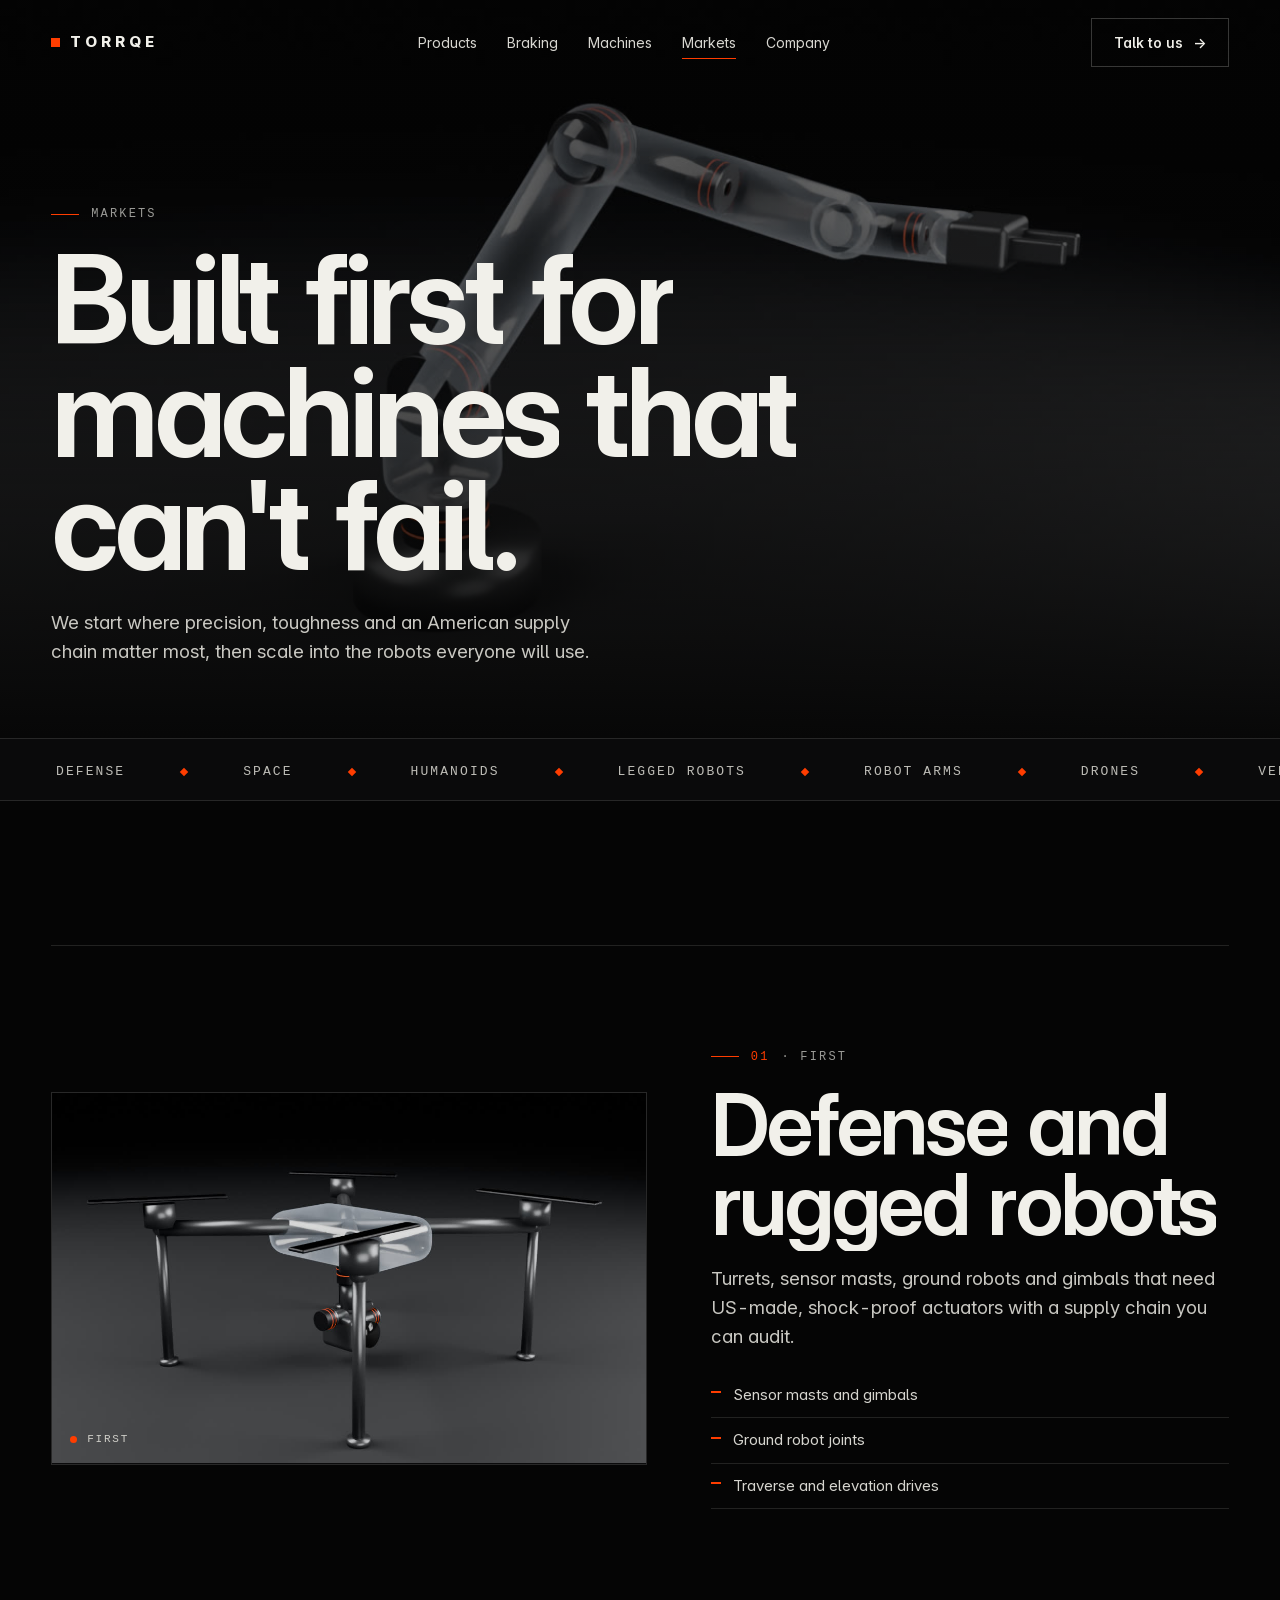
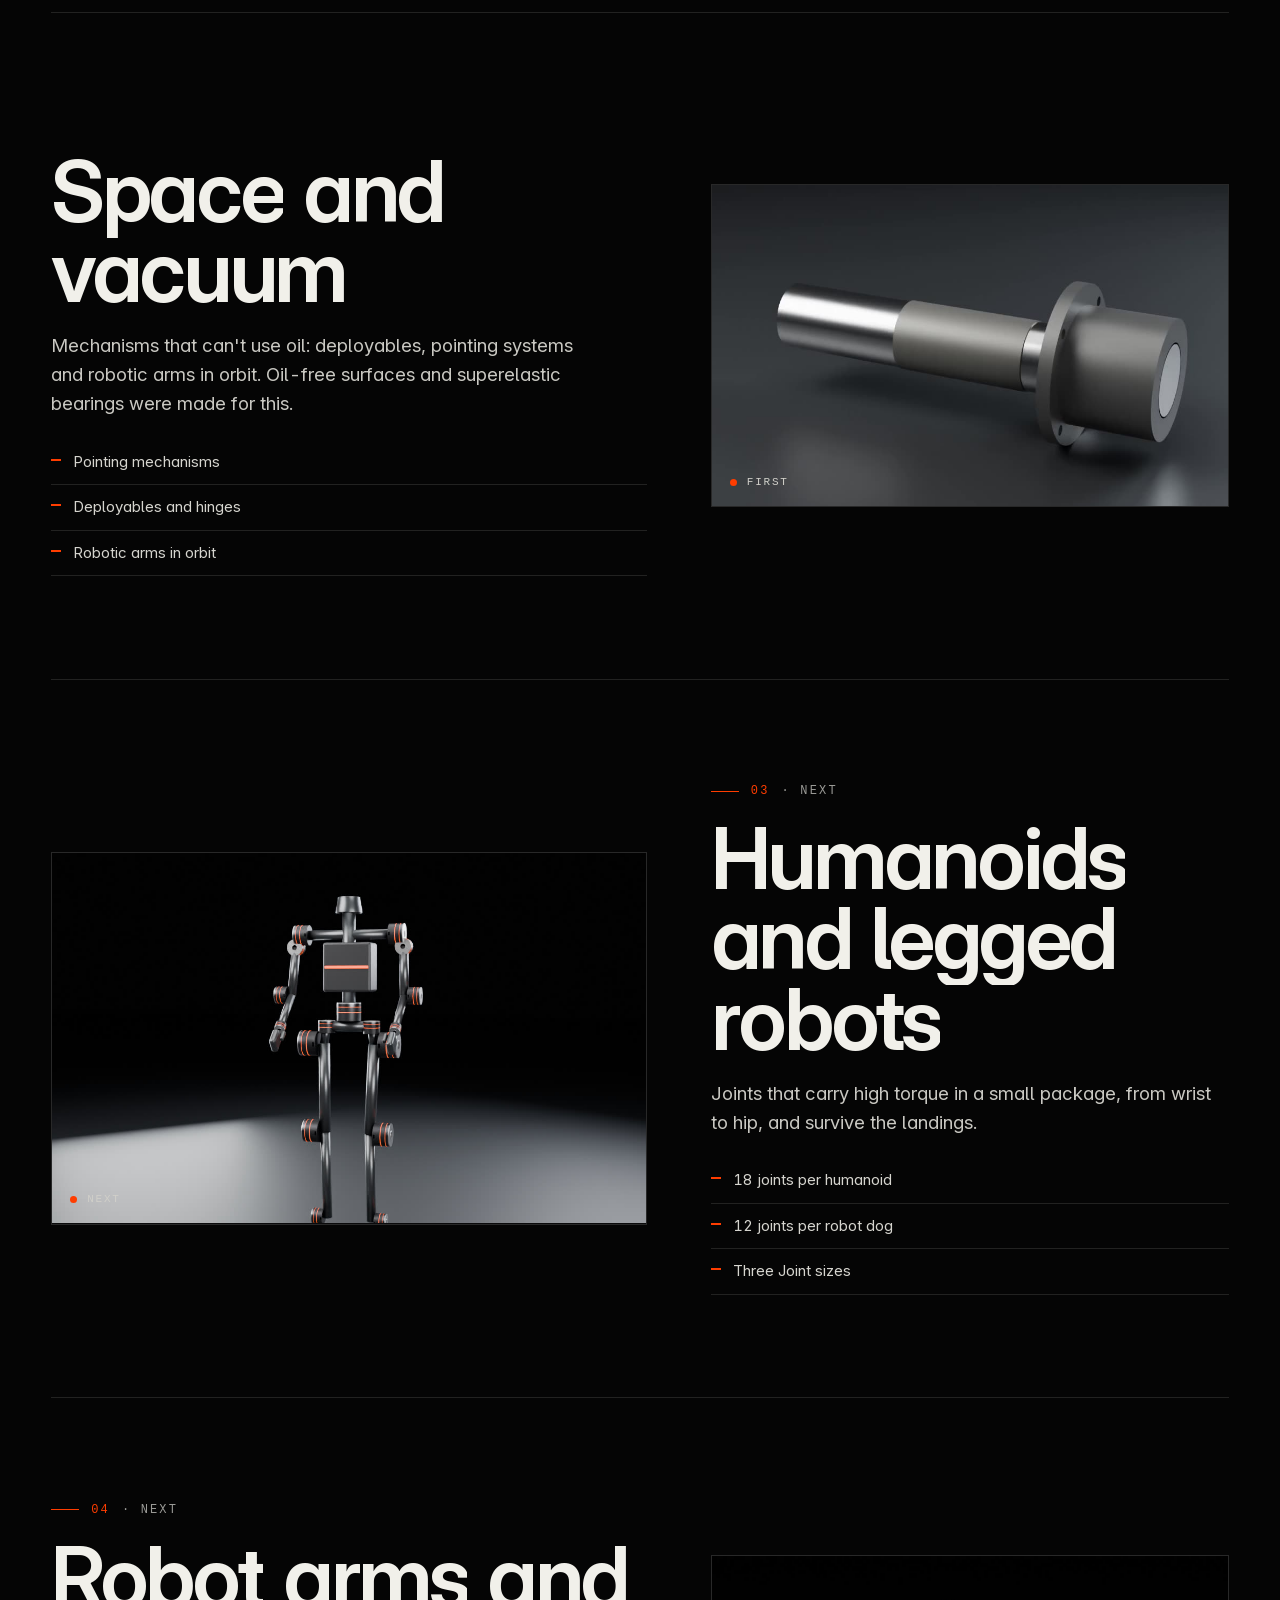
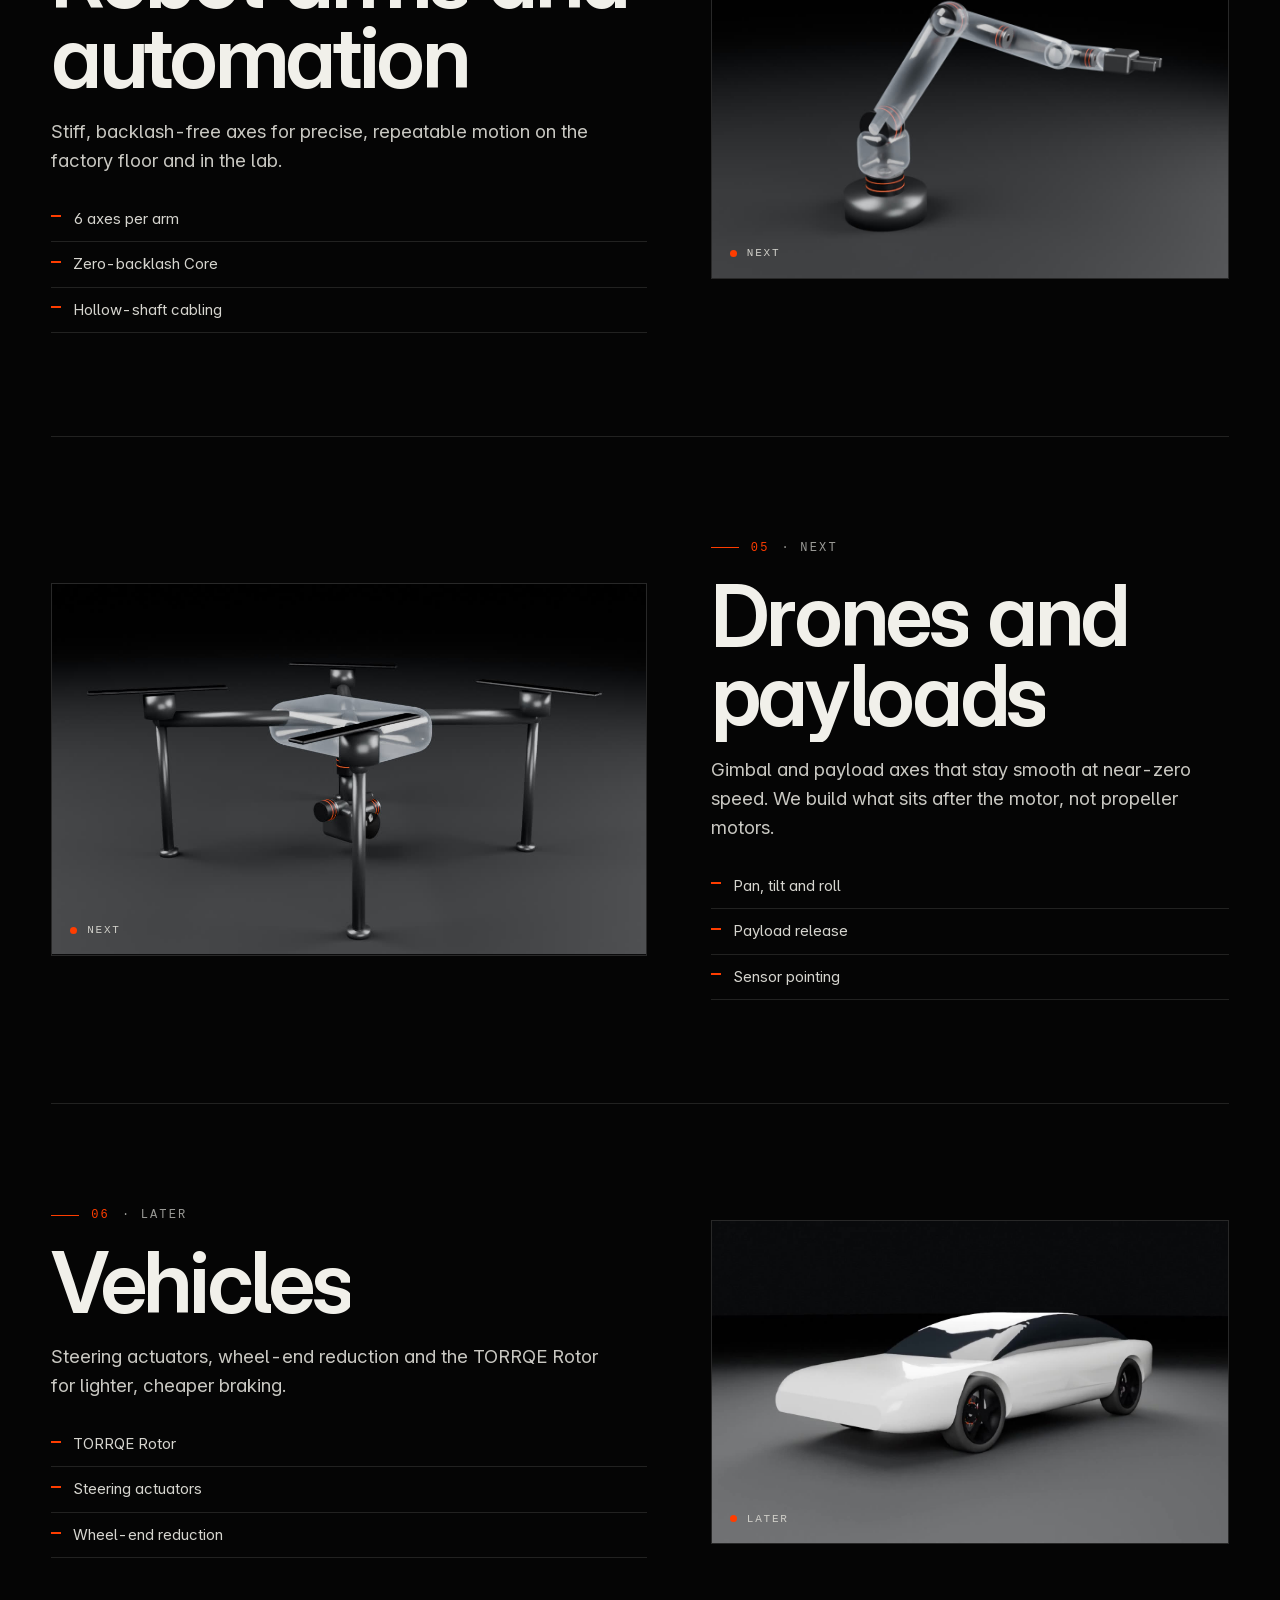
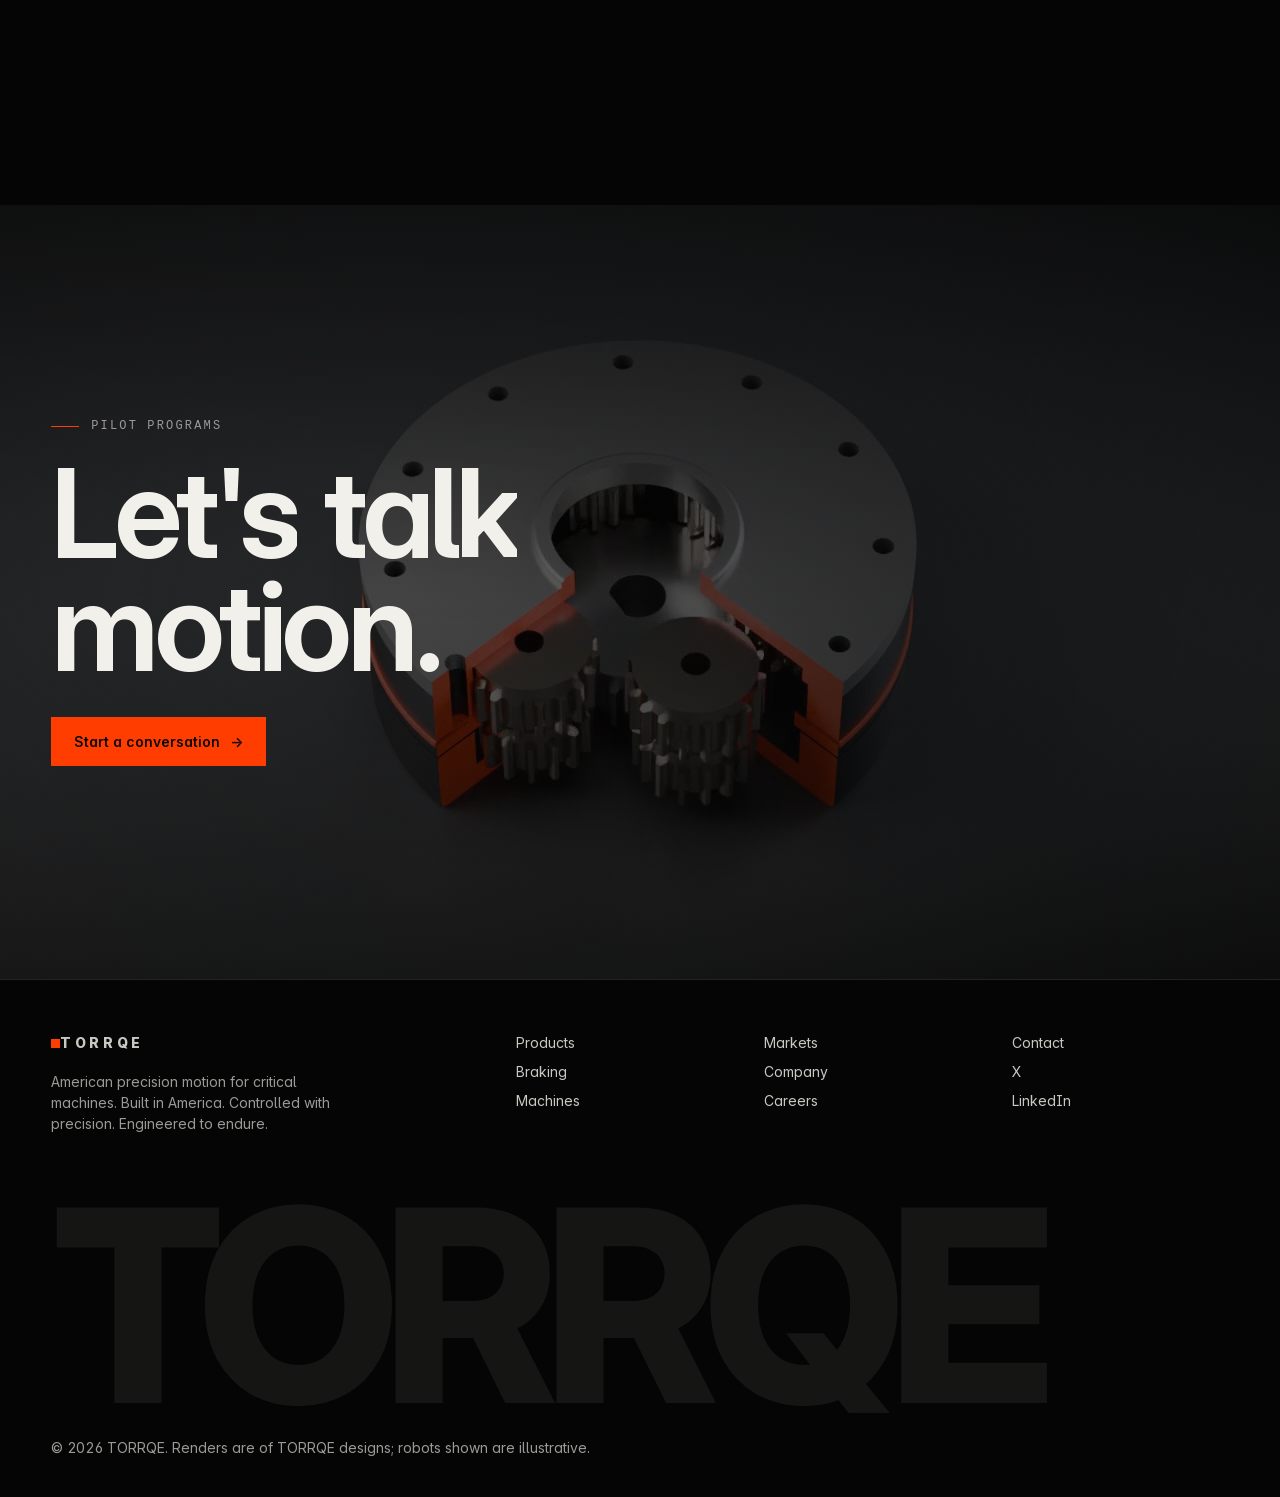
<file: markets.html>
<!doctype html>
<html lang="en">
<head>
  <meta charset="utf-8" />
  <meta name="viewport" content="width=device-width, initial-scale=1" />
  <title>Markets | TORRQE</title>
  <meta name="description" content="TORRQE starts with defense, space and rugged robots, then humanoids, robot arms, drones and vehicles." />
  <link rel="canonical" href="https://www.torrqe.com/" />
  <meta property="og:title" content="TORRQE | The motion inside critical machines" />
  <meta property="og:description" content="American precision actuators and the parts inside them, for robots, drones, vehicles and defense systems." />
  <meta property="og:type" content="website" />
  <meta property="og:url" content="https://www.torrqe.com/" />
  <meta property="og:image" content="https://www.torrqe.com/images/torrqe-og.jpg" />
  <meta property="og:image:width" content="1200" />
  <meta property="og:image:height" content="630" />
  <meta property="og:image:alt" content="TORRQE in bold beside the TORRQE Joint actuator, lit in orange on black" />
  <meta name="twitter:image" content="https://www.torrqe.com/images/torrqe-og.jpg" />
  <meta name="twitter:card" content="summary_large_image" />
  <meta name="theme-color" content="#050505" />
  <link rel="icon" type="image/png" href="images/torrqe-favicon.png" />
  <link rel="preload" href="assets/fonts/Inter.woff2" as="font" type="font/woff2" crossorigin />
  <link rel="stylesheet" href="assets/site.css" />
</head>
<body>
<div class="curtain" aria-hidden="true"><i></i><i></i><i></i><i></i><i></i></div>

<header class="hdr">
  <a class="brand" href="index.html" aria-label="TORRQE home"><i></i>TORRQE</a>
  <nav class="nav" aria-label="Primary">
    <a href="products.html">Products</a>
    <a href="braking.html">Braking</a>
    <a href="machines.html">Machines</a>
    <a href="markets.html" aria-current="page">Markets</a>
    <a href="company.html">Company</a>
  </nav>
  <a class="btn contact-trigger" href="#contact">Talk to us <span class="arr">→</span></a>
  <button class="menu-btn" aria-label="Menu" aria-expanded="false"><span></span><span></span></button>
</header>

<main>
  <section class="p-hero">
    <video class="loop" autoplay muted loop playsinline preload="auto" poster="assets/film/m-arm.jpg" aria-hidden="true"><source src="assets/film/m-arm-loop.mp4" type="video/mp4" /></video>
    <div class="wrap">
      <p class="eyebrow" data-r>Markets</p>
      <h1 class="display split" style="margin: 20px 0 26px; max-width: 13ch">Built first for machines that can't fail.</h1>
      <p class="lede" data-r style="--d: 5">We start where precision, toughness and an American supply chain matter most, then scale into the robots everyone will use.</p>
    </div>
  </section>
  <div class="ticker" aria-hidden="true"><div class="ticker-track">
    <span>Defense</span><span>Space</span><span>Humanoids</span><span>Legged robots</span><span>Robot arms</span><span>Drones</span><span>Vehicles</span>
    <span>Defense</span><span>Space</span><span>Humanoids</span><span>Legged robots</span><span>Robot arms</span><span>Drones</span><span>Vehicles</span>
  </div></div>
  <section class="sec"><div class="wrap">
    <div class="mrow">
      <div class="mrow-media frame" data-r="scale"><video class="loop" muted loop playsinline preload="none" poster="assets/film/m-drone.jpg" data-src="assets/film/m-drone-loop.mp4"></video><span class="cap">FIRST</span></div>
      <div class="mrow-copy">
        <p class="eyebrow" data-r><span class="o">01</span> · FIRST</p>
        <h2 class="h1 split" style="margin: 18px 0 20px">Defense and rugged robots</h2>
        <p class="lede" data-r style="--d: 3">Turrets, sensor masts, ground robots and gimbals that need US-made, shock-proof actuators with a supply chain you can audit.</p>
        <ul class="diff" data-r style="--d: 4"><li>Sensor masts and gimbals</li><li>Ground robot joints</li><li>Traverse and elevation drives</li></ul>
      </div>
    </div>
    <div class="mrow flip">
      <div class="mrow-media frame" data-r="scale"><video class="loop" muted loop playsinline preload="none" poster="assets/film/tt-surface.jpg" data-src="assets/film/tt-surface.mp4"></video><span class="cap">FIRST</span></div>
      <div class="mrow-copy">
        <p class="eyebrow" data-r><span class="o">02</span> · FIRST</p>
        <h2 class="h1 split" style="margin: 18px 0 20px">Space and vacuum</h2>
        <p class="lede" data-r style="--d: 3">Mechanisms that can't use oil: deployables, pointing systems and robotic arms in orbit. Oil-free surfaces and superelastic bearings were made for this.</p>
        <ul class="diff" data-r style="--d: 4"><li>Pointing mechanisms</li><li>Deployables and hinges</li><li>Robotic arms in orbit</li></ul>
      </div>
    </div>
    <div class="mrow">
      <div class="mrow-media frame" data-r="scale"><video class="loop" muted loop playsinline preload="none" poster="assets/film/m-humanoid.jpg" data-src="assets/film/m-humanoid-loop.mp4"></video><span class="cap">NEXT</span></div>
      <div class="mrow-copy">
        <p class="eyebrow" data-r><span class="o">03</span> · NEXT</p>
        <h2 class="h1 split" style="margin: 18px 0 20px">Humanoids and legged robots</h2>
        <p class="lede" data-r style="--d: 3">Joints that carry high torque in a small package, from wrist to hip, and survive the landings.</p>
        <ul class="diff" data-r style="--d: 4"><li>18 joints per humanoid</li><li>12 joints per robot dog</li><li>Three Joint sizes</li></ul>
      </div>
    </div>
    <div class="mrow flip">
      <div class="mrow-media frame" data-r="scale"><video class="loop" muted loop playsinline preload="none" poster="assets/film/m-arm.jpg" data-src="assets/film/m-arm-loop.mp4"></video><span class="cap">NEXT</span></div>
      <div class="mrow-copy">
        <p class="eyebrow" data-r><span class="o">04</span> · NEXT</p>
        <h2 class="h1 split" style="margin: 18px 0 20px">Robot arms and automation</h2>
        <p class="lede" data-r style="--d: 3">Stiff, backlash-free axes for precise, repeatable motion on the factory floor and in the lab.</p>
        <ul class="diff" data-r style="--d: 4"><li>6 axes per arm</li><li>Zero-backlash Core</li><li>Hollow-shaft cabling</li></ul>
      </div>
    </div>
    <div class="mrow">
      <div class="mrow-media frame" data-r="scale"><video class="loop" muted loop playsinline preload="none" poster="assets/film/m-drone.jpg" data-src="assets/film/m-drone-loop.mp4"></video><span class="cap">NEXT</span></div>
      <div class="mrow-copy">
        <p class="eyebrow" data-r><span class="o">05</span> · NEXT</p>
        <h2 class="h1 split" style="margin: 18px 0 20px">Drones and payloads</h2>
        <p class="lede" data-r style="--d: 3">Gimbal and payload axes that stay smooth at near-zero speed. We build what sits after the motor, not propeller motors.</p>
        <ul class="diff" data-r style="--d: 4"><li>Pan, tilt and roll</li><li>Payload release</li><li>Sensor pointing</li></ul>
      </div>
    </div>
    <div class="mrow flip">
      <div class="mrow-media frame" data-r="scale"><video class="loop" muted loop playsinline preload="none" poster="assets/film/braking.jpg" data-src="assets/film/braking.mp4"></video><span class="cap">LATER</span></div>
      <div class="mrow-copy">
        <p class="eyebrow" data-r><span class="o">06</span> · LATER</p>
        <h2 class="h1 split" style="margin: 18px 0 20px">Vehicles</h2>
        <p class="lede" data-r style="--d: 3">Steering actuators, wheel-end reduction and the TORRQE Rotor for lighter, cheaper braking.</p>
        <ul class="diff" data-r style="--d: 4"><li>TORRQE Rotor</li><li>Steering actuators</li><li>Wheel-end reduction</li></ul>
      </div>
    </div>
  </div></section>
  <!-- CTA -->
  <section class="cta">
    <video class="loop" muted loop playsinline preload="none" poster="assets/film/core-turning.jpg" data-src="assets/film/core-turning.mp4" aria-hidden="true"></video>
    <div class="wrap">
      <p class="eyebrow" data-r>Pilot programs</p>
      <h2 class="display split" style="margin: 22px 0 34px; max-width: 11ch">Let's talk motion.</h2>
      <a class="btn solid contact-trigger" href="#contact" data-r style="--d: 4">Start a conversation <span class="arr">→</span></a>
    </div>
  </section>

</main>

<footer class="foot">
  <div class="wrap">
    <div class="foot-grid">
      <div><a class="brand" href="index.html"><i></i>TORRQE</a><p class="small" style="margin-top: 14px; max-width: 34ch">American precision motion for critical machines. Built in America. Controlled with precision. Engineered to endure.</p></div>
      <div><a href="products.html">Products</a><a href="braking.html">Braking</a><a href="machines.html">Machines</a></div>
      <div><a href="markets.html">Markets</a><a href="company.html">Company</a><a href="company.html#careers">Careers</a></div>
      <div><a class="contact-trigger" href="#contact">Contact</a><a href="https://x.com/amaeteumanah" target="_blank" rel="noopener noreferrer">X</a><a href="https://www.linkedin.com/in/amaeteumanah/" target="_blank" rel="noopener noreferrer">LinkedIn</a></div>
    </div>
    <div class="giant" aria-hidden="true">TORRQE</div>
    <p class="small" style="margin-top: 24px">© 2026 TORRQE. Renders are of TORRQE designs; robots shown are illustrative.</p>
  </div>
</footer>

<div class="modal-backdrop" id="contact-modal" hidden>
  <section class="contact-modal" role="dialog" aria-modal="true" aria-labelledby="modal-title" aria-describedby="modal-desc">
    <button class="modal-close" type="button" aria-label="Close">×</button>
    <div data-form-state>
      <p class="eyebrow">Get in touch</p>
      <h2 id="modal-title">Let's talk motion</h2>
      <p id="modal-desc">Tell us about your robot, drone, vehicle, valve or defense motion program.</p>
      <form id="contact-form" action="https://formspree.io/f/xeelnkqj" method="POST" novalidate>
        <label>Name <span>*</span><input name="name" autocomplete="name" required /></label>
        <label>Email <span>*</span><input name="email" type="email" autocomplete="email" required /></label>
        <label>Phone<input name="phone" autocomplete="tel" /></label>
        <label>Company<input name="company" autocomplete="organization" /></label>
        <label>Message<textarea name="message" rows="4"></textarea></label>
        <p class="form-error" id="form-error" role="alert"></p>
        <button class="btn solid modal-submit" type="submit">Send message</button>
        <small>We'll reply to the email you give us.</small>
      </form>
    </div>
  </section>
</div>
<script src="assets/site.js" defer></script>
</body>
</html>
</file>
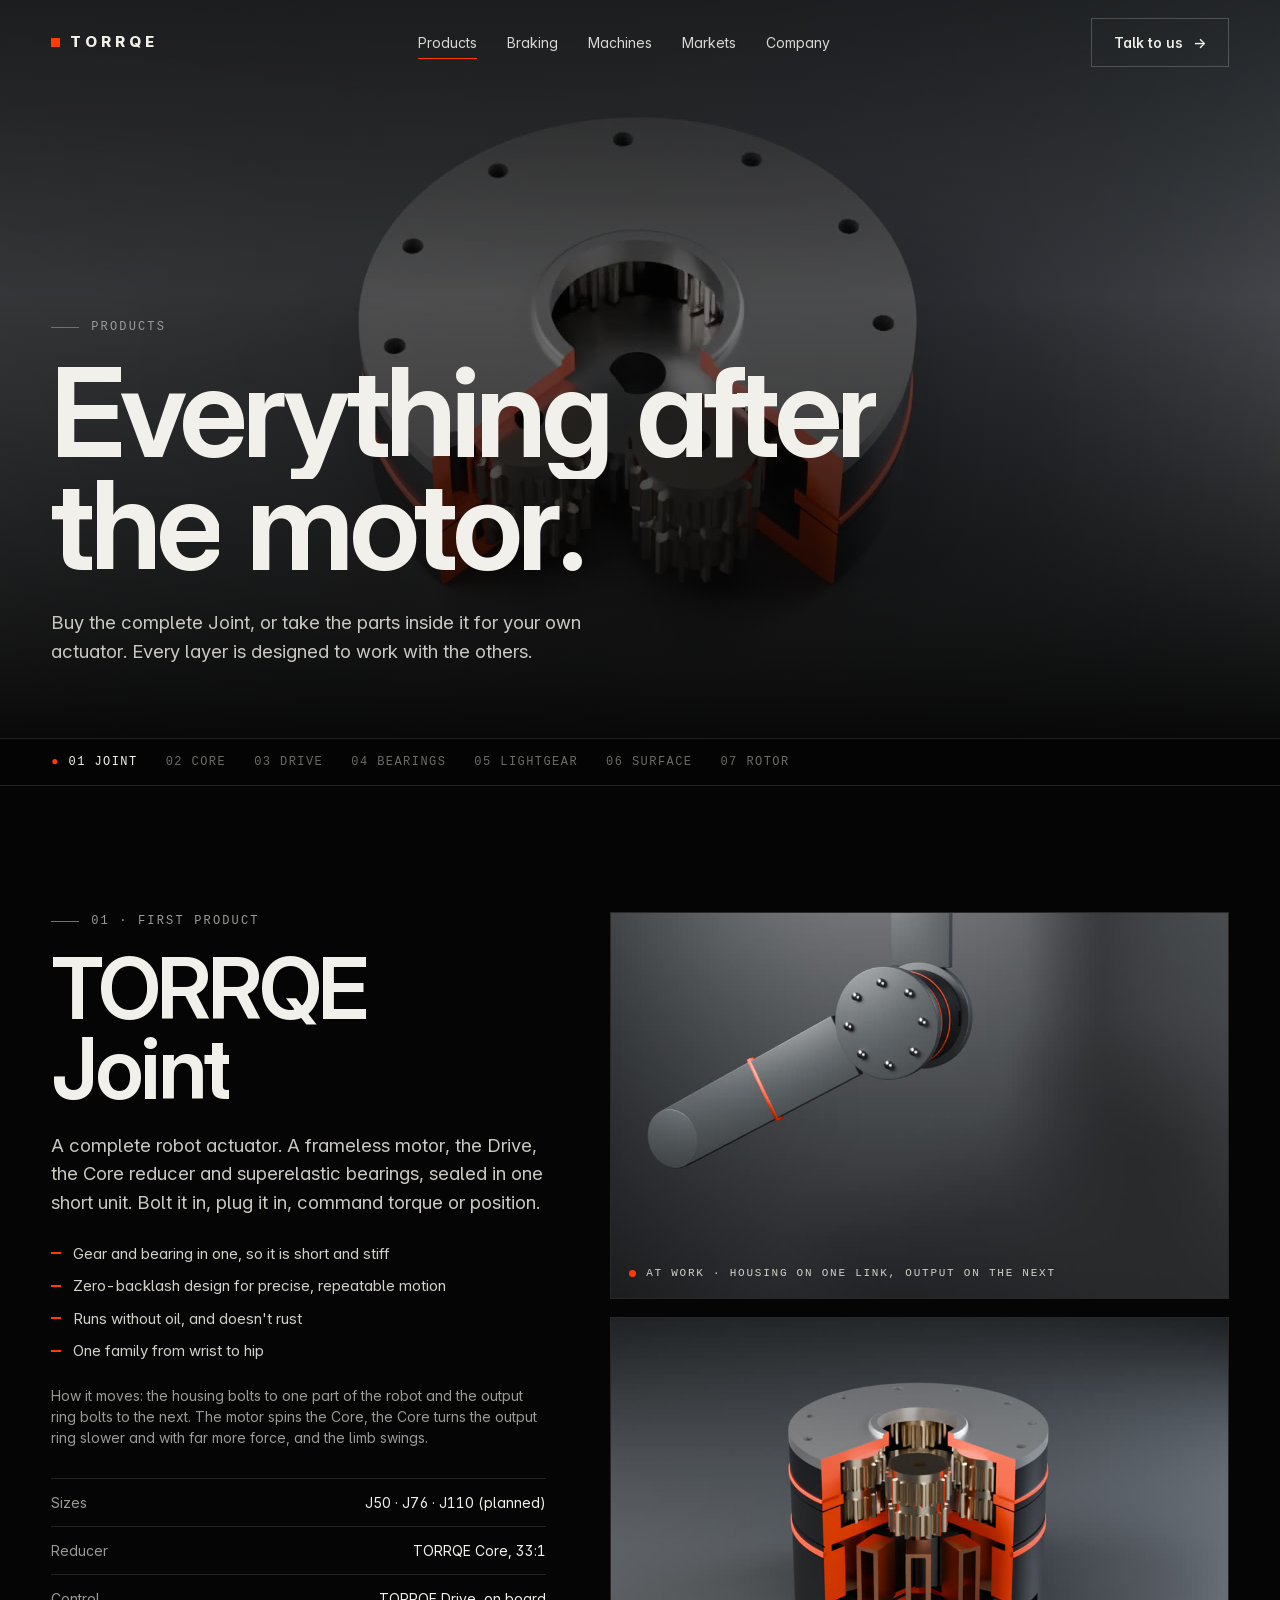
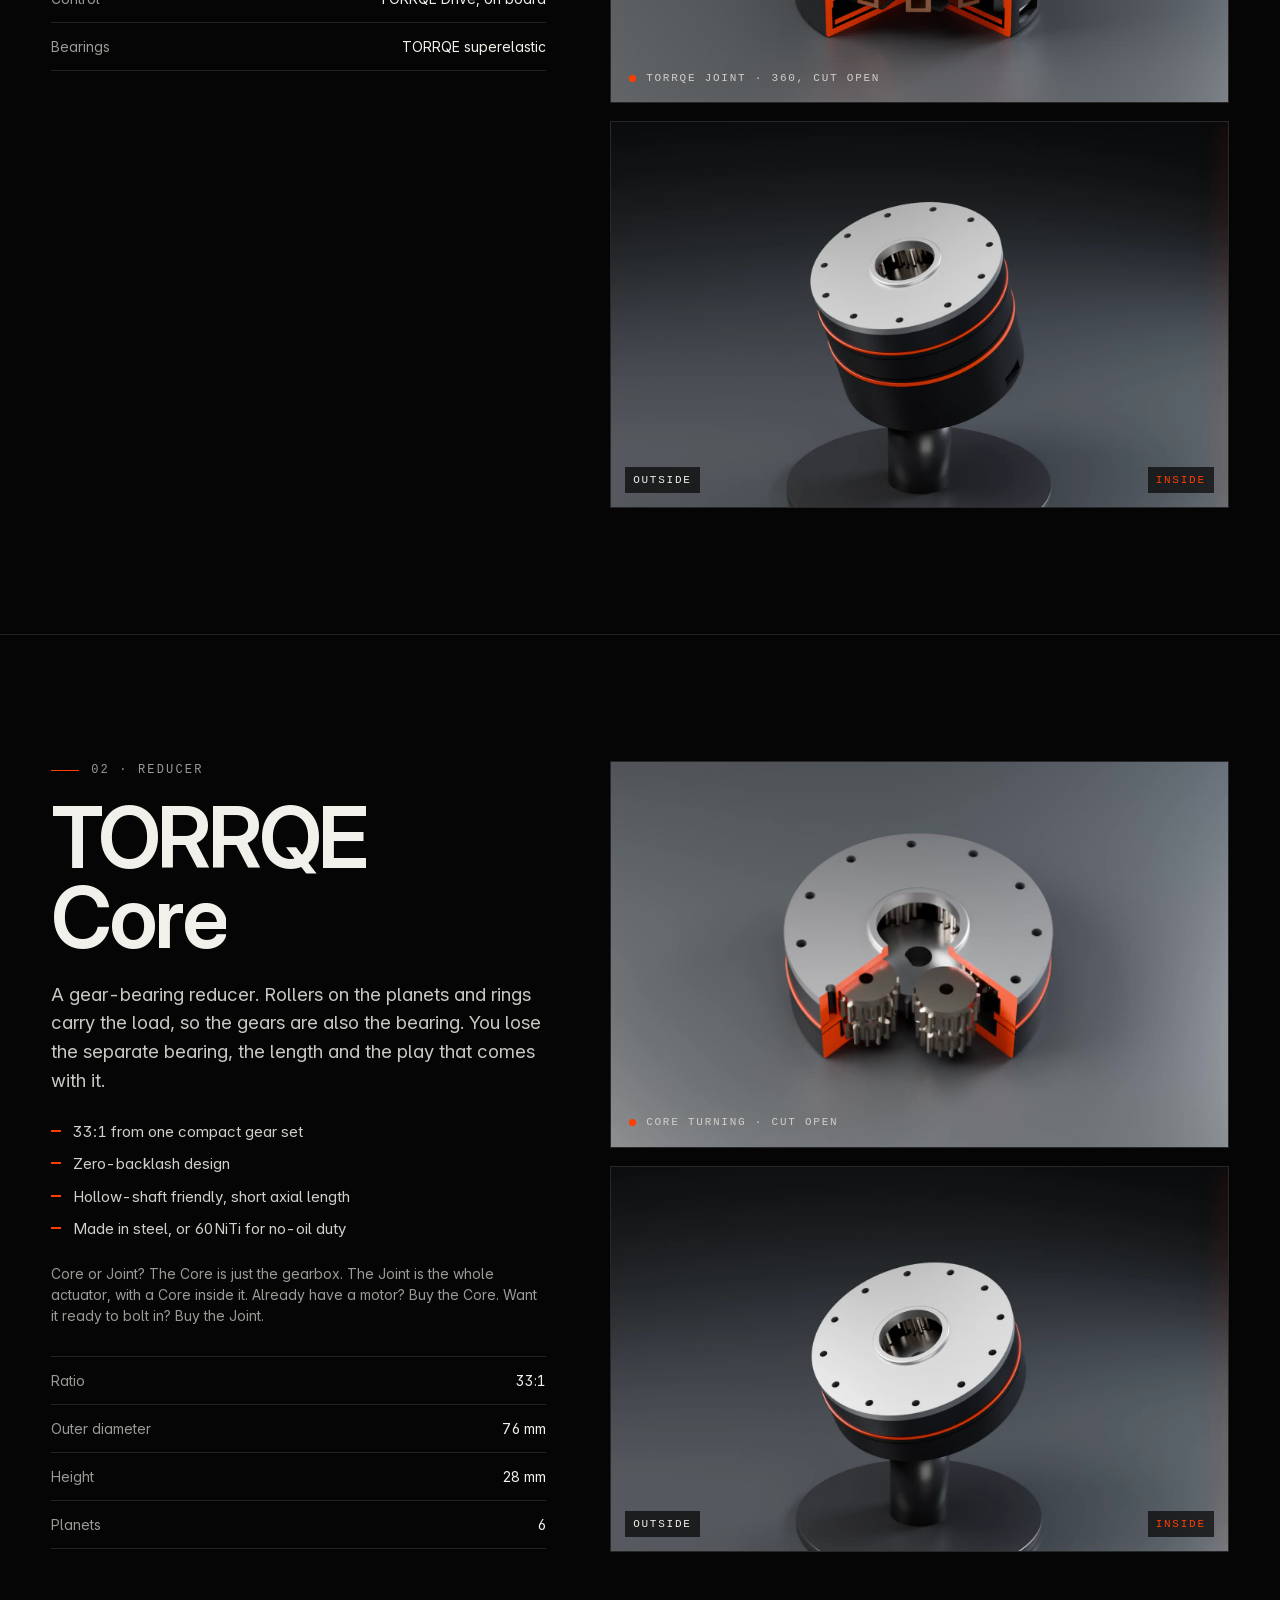
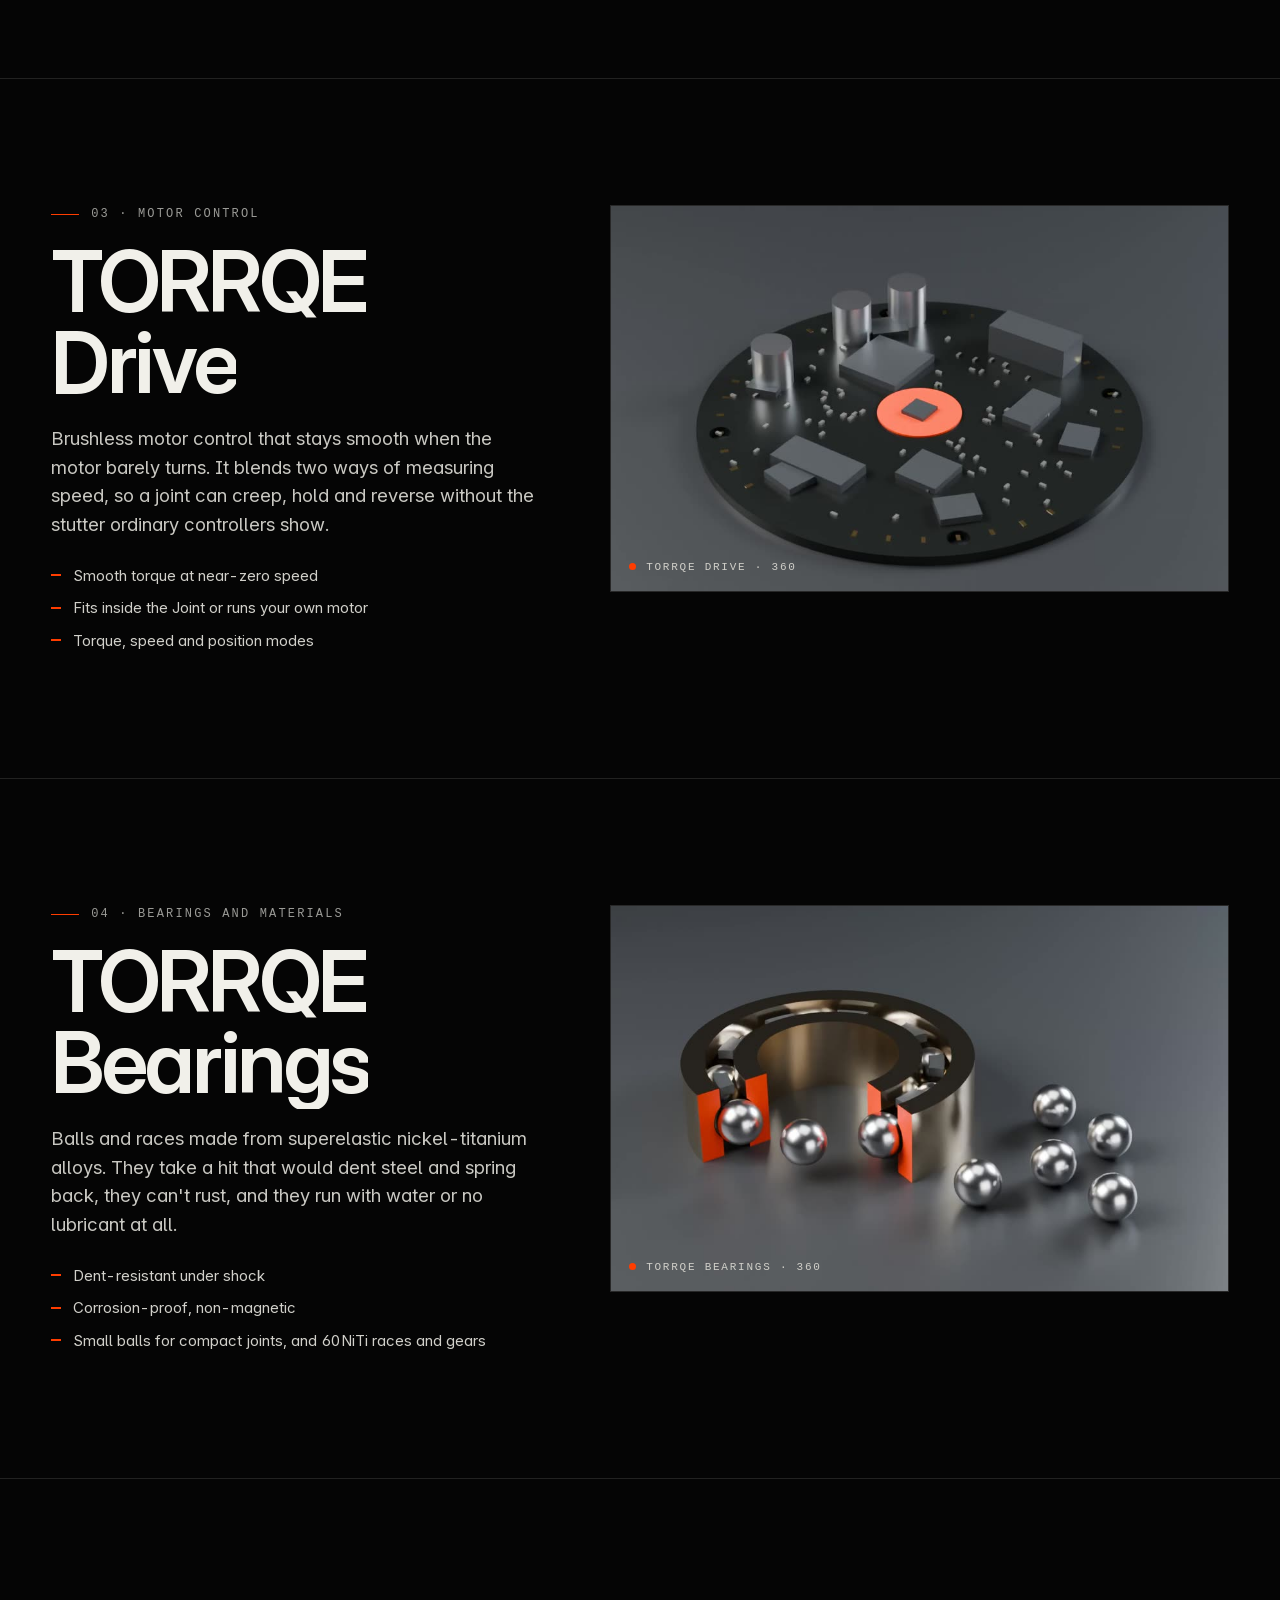
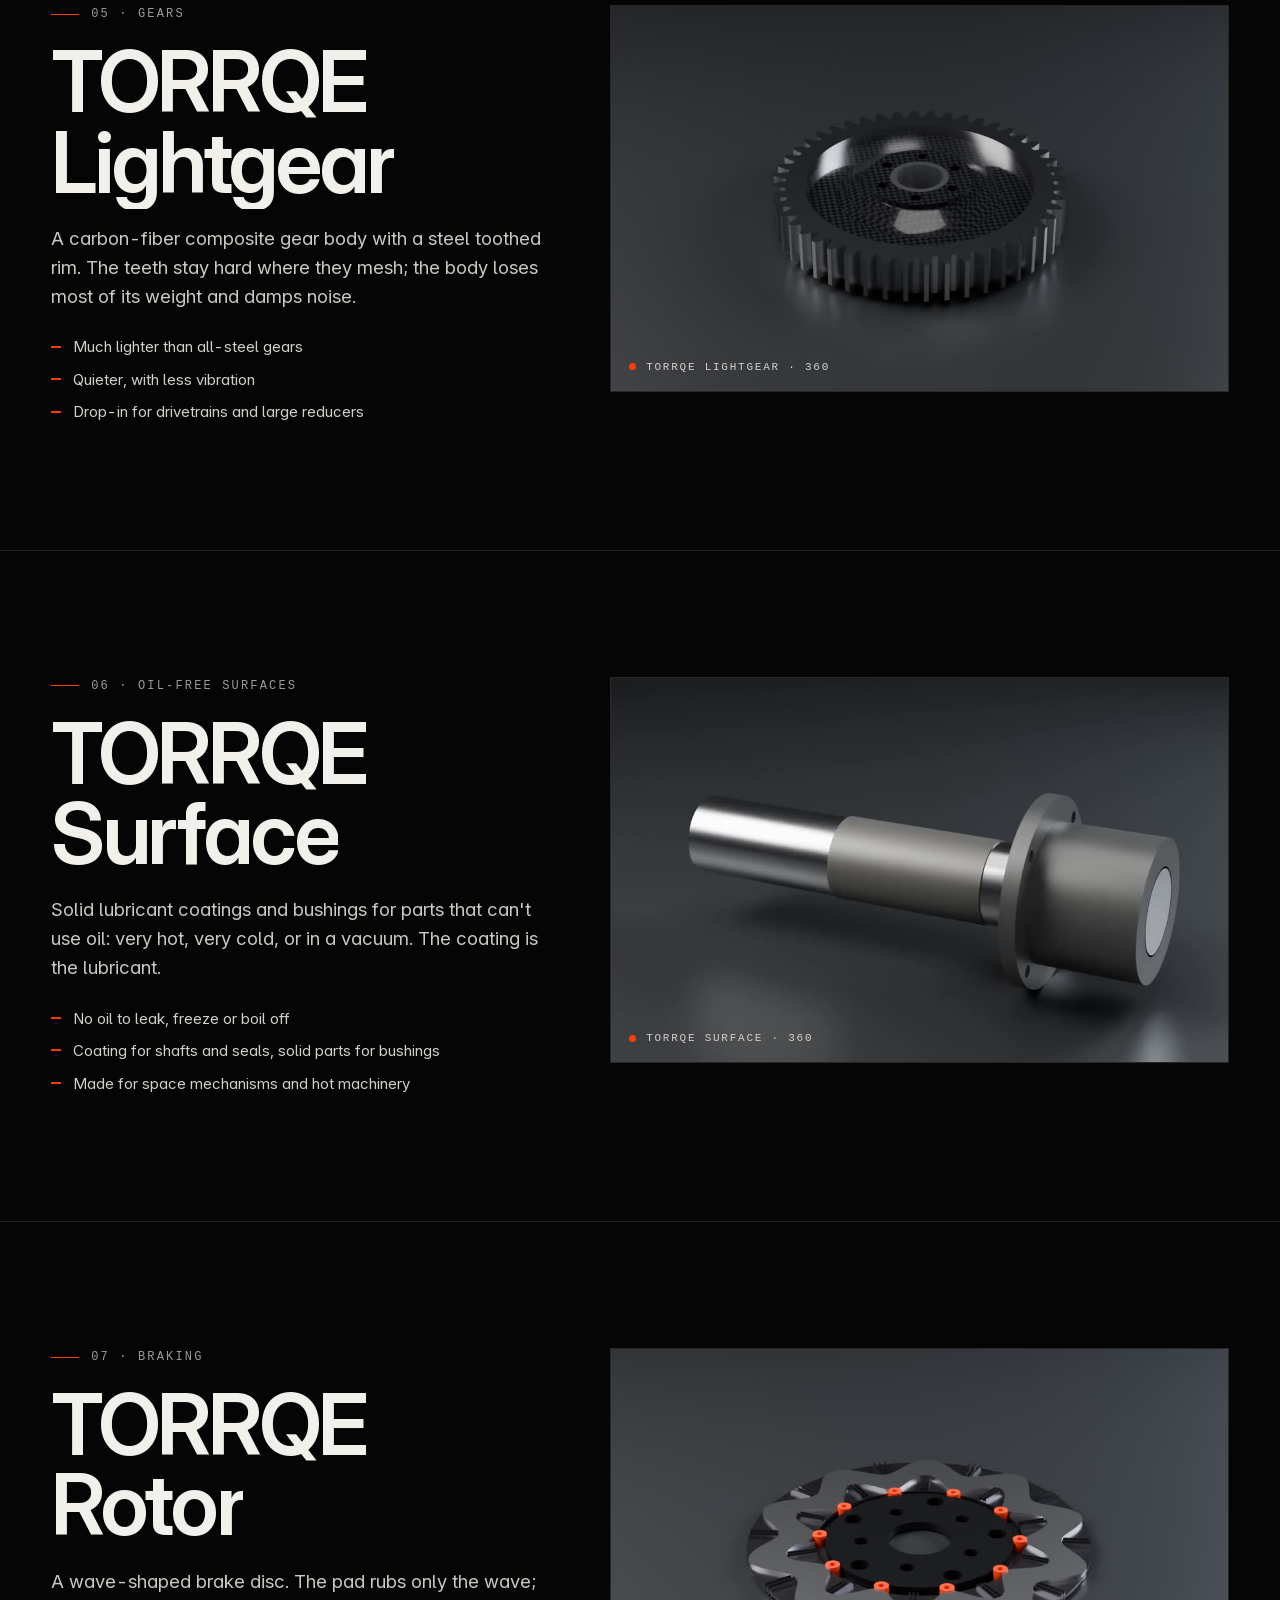
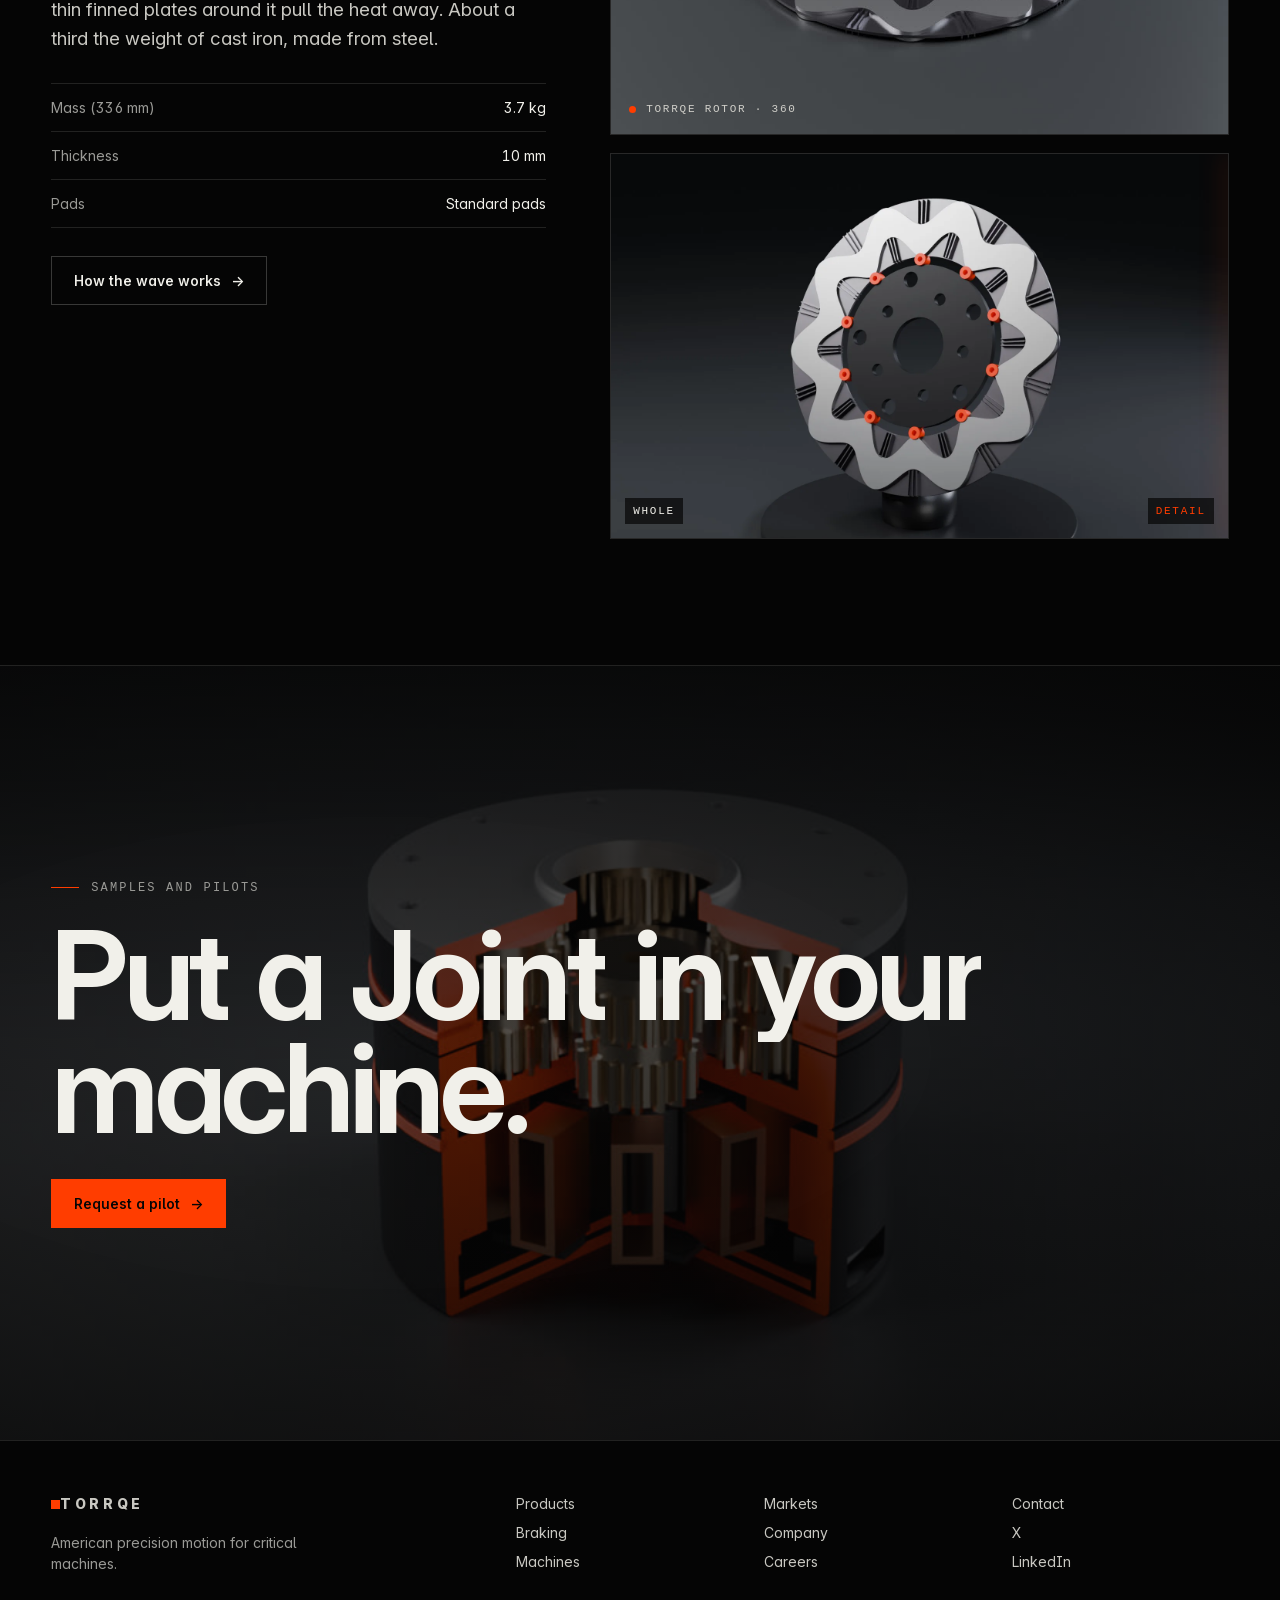
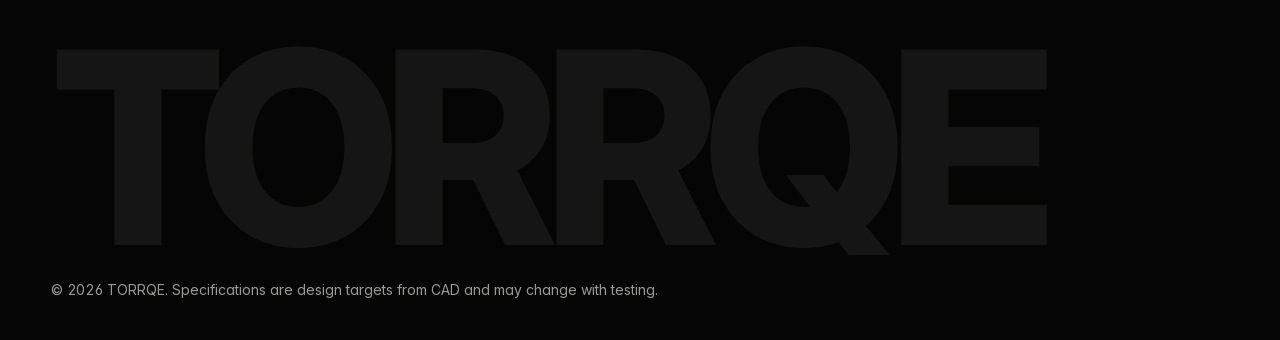
<file: products.html>
<!doctype html>
<html lang="en">
<head>
  <meta charset="utf-8" />
  <meta name="viewport" content="width=device-width, initial-scale=1" />
  <title>Products | TORRQE</title>
  <meta name="description" content="The TORRQE lineup: Joint actuators, the gear-bearing Core reducer, Drive motor control, superelastic Bearings, carbon Lightgear, oil-free Surface coatings and the wave brake Rotor." />
  <meta property="og:title" content="TORRQE | Products" />
  <meta property="og:description" content="The TORRQE lineup: Joint actuators, the gear-bearing Core reducer, Drive motor control, superelastic Bearings, carbon Lightgear, oil-free Surface coatings and the wave brake Rotor." />
  <meta property="og:type" content="website" />
  <meta property="og:url" content="https://www.torrqe.com/products.html" />
  <meta property="og:image" content="https://www.torrqe.com/images/torrqe-og.jpg" />
  <meta property="og:image:width" content="1200" />
  <meta property="og:image:height" content="630" />
  <meta property="og:image:alt" content="TORRQE in bold beside the TORRQE Joint actuator, lit in orange on black" />
  <meta name="twitter:image" content="https://www.torrqe.com/images/torrqe-og.jpg" />
  <meta name="twitter:card" content="summary_large_image" />
  <link rel="canonical" href="https://www.torrqe.com/products.html" />
  <meta name="theme-color" content="#050505" />
  <link rel="icon" type="image/png" href="images/torrqe-favicon.png" />
  <link rel="preload" href="assets/fonts/Inter.woff2" as="font" type="font/woff2" crossorigin />
  <link rel="stylesheet" href="assets/site.css" />
</head>
<body>
<div class="curtain" aria-hidden="true"><i></i><i></i><i></i><i></i><i></i></div>
<header class="hdr">
  <a class="brand" href="index.html" aria-label="TORRQE home"><i></i>TORRQE</a>
  <nav class="nav" aria-label="Primary">
    <a href="products.html" aria-current="page">Products</a>
    <a href="braking.html">Braking</a>
    <a href="machines.html">Machines</a>
    <a href="markets.html">Markets</a>
    <a href="company.html">Company</a>
  </nav>
  <a class="btn contact-trigger" href="#contact">Talk to us <span class="arr">→</span></a>
  <button class="menu-btn" aria-label="Menu" aria-expanded="false"><span></span><span></span></button>
</header>

<main>
  <section class="p-hero">
    <video class="loop" autoplay muted loop playsinline preload="auto" poster="assets/film/core-turning.jpg" aria-hidden="true"><source src="assets/film/core-turning.mp4" type="video/mp4" /></video>
    <div class="wrap">
      <p class="eyebrow" data-r>Products</p>
      <h1 class="display split" style="margin: 20px 0 26px; max-width: 11ch">Everything after the motor.</h1>
      <p class="lede" data-r style="--d: 5">Buy the complete Joint, or take the parts inside it for your own actuator. Every layer is designed to work with the others.</p>
    </div>
  </section>

  <nav class="p-index" aria-label="Products">
    <div class="wrap">
      <a href="#joint">01 Joint</a><a href="#core">02 Core</a><a href="#drive">03 Drive</a><a href="#bearings">04 Bearings</a><a href="#lightgear">05 Lightgear</a><a href="#surface">06 Surface</a><a href="#rotor">07 Rotor</a>
    </div>
  </nav>

  <!-- JOINT -->
  <section class="product" id="joint">
    <div class="wrap product-grid">
      <div class="product-copy">
        <p class="eyebrow" data-r>01 · First product</p>
        <h2 class="h1 split">TORRQE Joint</h2>
        <p class="lede" data-r style="--d: 3">A complete robot actuator. A frameless motor, the Drive, the Core reducer and superelastic bearings, sealed in one short unit. Bolt it in, plug it in, command torque or position.</p>
        <ul class="diff" data-r style="--d: 4">
          <li>Gear and bearing in one, so it is short and stiff</li>
          <li>Zero-backlash design for precise, repeatable motion</li>
          <li>Runs without oil, and doesn't rust</li>
          <li>One family from wrist to hip</li>
        </ul>
        <p class="small" data-r style="--d: 5; margin-top: 22px">How it moves: the housing bolts to one part of the robot and the output ring bolts to the next. The motor spins the Core, the Core turns the output ring slower and with far more force, and the limb swings.</p>
        <dl class="specs" data-r style="--d: 5">
          <div><dt>Sizes</dt><dd>J50 · J76 · J110 (planned)</dd></div>
          <div><dt>Reducer</dt><dd>TORRQE Core, 33:1</dd></div>
          <div><dt>Control</dt><dd>TORRQE Drive, on board</dd></div>
          <div><dt>Bearings</dt><dd>TORRQE superelastic</dd></div>
        </dl>
      </div>
      <div class="product-media">
        <div class="frame loopframe" data-r="scale"><video class="loop" muted loop playsinline preload="none" poster="assets/film/joint-at-work.jpg" data-src="assets/film/joint-at-work.mp4"></video><span class="cap">At work · housing on one link, output on the next</span></div>
        <div class="frame loopframe" data-r="scale"><video class="loop" muted loop playsinline preload="none" poster="assets/film/tt-joint.jpg" data-src="assets/film/tt-joint.mp4"></video><span class="cap">TORRQE Joint · 360, cut open</span></div>
        <div class="reveal" data-r><img src="assets/img/joint-hero.webp" alt="TORRQE Joint, outside" loading="lazy" /><img class="inside" src="assets/img/joint-cut.webp" alt="TORRQE Joint cut open: motor, drive board, gear-bearing core and bearings" loading="lazy" /><span class="seam"></span><span class="lbl l">OUTSIDE</span><span class="lbl r">INSIDE</span></div>
      </div>
    </div>
  </section>

  <!-- CORE -->
  <section class="product" id="core">
    <div class="wrap product-grid">
      <div class="product-copy">
        <p class="eyebrow" data-r>02 · Reducer</p>
        <h2 class="h1 split">TORRQE Core</h2>
        <p class="lede" data-r style="--d: 3">A gear-bearing reducer. Rollers on the planets and rings carry the load, so the gears are also the bearing. You lose the separate bearing, the length and the play that comes with it.</p>
        <ul class="diff" data-r style="--d: 4">
          <li>33:1 from one compact gear set</li>
          <li>Zero-backlash design</li>
          <li>Hollow-shaft friendly, short axial length</li>
          <li>Made in steel, or 60NiTi for no-oil duty</li>
        </ul>
        <p class="small" data-r style="--d: 5; margin-top: 22px">Core or Joint? The Core is just the gearbox. The Joint is the whole actuator, with a Core inside it. Already have a motor? Buy the Core. Want it ready to bolt in? Buy the Joint.</p>
        <dl class="specs" data-r style="--d: 5">
          <div><dt>Ratio</dt><dd>33:1</dd></div>
          <div><dt>Outer diameter</dt><dd>76 mm</dd></div>
          <div><dt>Height</dt><dd>28 mm</dd></div>
          <div><dt>Planets</dt><dd>6</dd></div>
        </dl>
      </div>
      <div class="product-media">
        <div class="frame loopframe" data-r="scale"><video class="loop" muted loop playsinline preload="none" poster="assets/film/core-turning.jpg" data-src="assets/film/core-turning.mp4"></video><span class="cap">Core turning · cut open</span></div>
        <div class="reveal" data-r><img src="assets/img/core-hero.webp" alt="TORRQE Core, outside" loading="lazy" /><img class="inside" src="assets/img/core-cut.webp" alt="TORRQE Core cut open: sun gear, planets and ring gears" loading="lazy" /><span class="seam"></span><span class="lbl l">OUTSIDE</span><span class="lbl r">INSIDE</span></div>
      </div>
    </div>
  </section>

  <!-- DRIVE -->
  <section class="product" id="drive">
    <div class="wrap product-grid">
      <div class="product-copy">
        <p class="eyebrow" data-r>03 · Motor control</p>
        <h2 class="h1 split">TORRQE Drive</h2>
        <p class="lede" data-r style="--d: 3">Brushless motor control that stays smooth when the motor barely turns. It blends two ways of measuring speed, so a joint can creep, hold and reverse without the stutter ordinary controllers show.</p>
        <ul class="diff" data-r style="--d: 4">
          <li>Smooth torque at near-zero speed</li>
          <li>Fits inside the Joint or runs your own motor</li>
          <li>Torque, speed and position modes</li>
        </ul>
      </div>
      <div class="product-media">
        <div class="frame loopframe" data-r="scale"><video class="loop" muted loop playsinline preload="none" poster="assets/film/tt-drive.jpg" data-src="assets/film/tt-drive.mp4"></video><span class="cap">TORRQE Drive · 360</span></div>
      </div>
    </div>
  </section>

  <!-- BEARINGS -->
  <section class="product" id="bearings">
    <div class="wrap product-grid">
      <div class="product-copy">
        <p class="eyebrow" data-r>04 · Bearings and materials</p>
        <h2 class="h1 split">TORRQE Bearings</h2>
        <p class="lede" data-r style="--d: 3">Balls and races made from superelastic nickel-titanium alloys. They take a hit that would dent steel and spring back, they can't rust, and they run with water or no lubricant at all.</p>
        <ul class="diff" data-r style="--d: 4">
          <li>Dent-resistant under shock</li>
          <li>Corrosion-proof, non-magnetic</li>
          <li>Small balls for compact joints, and 60NiTi races and gears</li>
        </ul>
      </div>
      <div class="product-media">
        <div class="frame loopframe" data-r="scale"><video class="loop" muted loop playsinline preload="none" poster="assets/film/tt-bearing.jpg" data-src="assets/film/tt-bearing.mp4"></video><span class="cap">TORRQE Bearings · 360</span></div>
      </div>
    </div>
  </section>

  <!-- LIGHTGEAR -->
  <section class="product" id="lightgear">
    <div class="wrap product-grid">
      <div class="product-copy">
        <p class="eyebrow" data-r>05 · Gears</p>
        <h2 class="h1 split">TORRQE Lightgear</h2>
        <p class="lede" data-r style="--d: 3">A carbon-fiber composite gear body with a steel toothed rim. The teeth stay hard where they mesh; the body loses most of its weight and damps noise.</p>
        <ul class="diff" data-r style="--d: 4">
          <li>Much lighter than all-steel gears</li>
          <li>Quieter, with less vibration</li>
          <li>Drop-in for drivetrains and large reducers</li>
        </ul>
      </div>
      <div class="product-media">
        <div class="frame loopframe" data-r="scale"><video class="loop" muted loop playsinline preload="none" poster="assets/film/tt-lightgear.jpg" data-src="assets/film/tt-lightgear.mp4"></video><span class="cap">TORRQE Lightgear · 360</span></div>
      </div>
    </div>
  </section>

  <!-- SURFACE -->
  <section class="product" id="surface">
    <div class="wrap product-grid">
      <div class="product-copy">
        <p class="eyebrow" data-r>06 · Oil-free surfaces</p>
        <h2 class="h1 split">TORRQE Surface</h2>
        <p class="lede" data-r style="--d: 3">Solid lubricant coatings and bushings for parts that can't use oil: very hot, very cold, or in a vacuum. The coating is the lubricant.</p>
        <ul class="diff" data-r style="--d: 4">
          <li>No oil to leak, freeze or boil off</li>
          <li>Coating for shafts and seals, solid parts for bushings</li>
          <li>Made for space mechanisms and hot machinery</li>
        </ul>
      </div>
      <div class="product-media">
        <div class="frame loopframe" data-r="scale"><video class="loop" muted loop playsinline preload="none" poster="assets/film/tt-surface.jpg" data-src="assets/film/tt-surface.mp4"></video><span class="cap">TORRQE Surface · 360</span></div>
      </div>
    </div>
  </section>

  <!-- ROTOR -->
  <section class="product" id="rotor">
    <div class="wrap product-grid">
      <div class="product-copy">
        <p class="eyebrow" data-r>07 · Braking</p>
        <h2 class="h1 split">TORRQE Rotor</h2>
        <p class="lede" data-r style="--d: 3">A wave-shaped brake disc. The pad rubs only the wave; thin finned plates around it pull the heat away. About a third the weight of cast iron, made from steel.</p>
        <dl class="specs" data-r style="--d: 4">
          <div><dt>Mass (336 mm)</dt><dd>3.7 kg</dd></div>
          <div><dt>Thickness</dt><dd>10 mm</dd></div>
          <div><dt>Pads</dt><dd>Standard pads</dd></div>
        </dl>
        <a class="btn" href="braking.html" data-r style="--d: 5; margin-top: 28px">How the wave works <span class="arr">→</span></a>
      </div>
      <div class="product-media">
        <div class="frame loopframe" data-r="scale"><video class="loop" muted loop playsinline preload="none" poster="assets/film/tt-rotor.jpg" data-src="assets/film/tt-rotor.mp4"></video><span class="cap">TORRQE Rotor · 360</span></div>
        <div class="reveal" data-r><img src="assets/img/rotor-hero.webp" alt="TORRQE Rotor" loading="lazy" /><img class="inside" src="assets/img/rotor-detail.webp" alt="Close-up of the wave braking band, plates and fins" loading="lazy" /><span class="seam"></span><span class="lbl l">WHOLE</span><span class="lbl r">DETAIL</span></div>
      </div>
    </div>
  </section>

  <section class="cta">
    <video class="loop" muted loop playsinline preload="none" poster="assets/film/tt-joint.jpg" data-src="assets/film/tt-joint.mp4" aria-hidden="true"></video>
    <div class="wrap">
      <p class="eyebrow" data-r>Samples and pilots</p>
      <h2 class="display split" style="margin: 22px 0 34px; max-width: 12ch">Put a Joint in your machine.</h2>
      <a class="btn solid contact-trigger" href="#contact" data-r style="--d: 4">Request a pilot <span class="arr">→</span></a>
    </div>
  </section>
</main>

<footer class="foot">
  <div class="wrap">
    <div class="foot-grid">
      <div><a class="brand" href="index.html"><i></i>TORRQE</a><p class="small" style="margin-top: 14px; max-width: 34ch">American precision motion for critical machines.</p></div>
      <div><a href="products.html">Products</a><a href="braking.html">Braking</a><a href="machines.html">Machines</a></div>
      <div><a href="markets.html">Markets</a><a href="company.html">Company</a><a href="company.html#careers">Careers</a></div>
      <div><a class="contact-trigger" href="#contact">Contact</a><a href="https://x.com/amaeteumanah" target="_blank" rel="noopener noreferrer">X</a><a href="https://www.linkedin.com/in/amaeteumanah/" target="_blank" rel="noopener noreferrer">LinkedIn</a></div>
    </div>
    <div class="giant" aria-hidden="true">TORRQE</div>
    <p class="small" style="margin-top: 24px">© 2026 TORRQE. Specifications are design targets from CAD and may change with testing.</p>
  </div>
</footer>
<div class="modal-backdrop" id="contact-modal" hidden>
  <section class="contact-modal" role="dialog" aria-modal="true" aria-labelledby="modal-title" aria-describedby="modal-desc">
    <button class="modal-close" type="button" aria-label="Close">×</button>
    <div data-form-state>
      <p class="eyebrow">Get in touch</p>
      <h2 id="modal-title">Let's talk motion</h2>
      <p id="modal-desc">Tell us about your robot, drone, vehicle, valve or defense motion program.</p>
      <form id="contact-form" action="https://formspree.io/f/xeelnkqj" method="POST" novalidate>
        <label>Name <span>*</span><input name="name" autocomplete="name" required /></label>
        <label>Email <span>*</span><input name="email" type="email" autocomplete="email" required /></label>
        <label>Phone<input name="phone" autocomplete="tel" /></label>
        <label>Company<input name="company" autocomplete="organization" /></label>
        <label>Message<textarea name="message" rows="4"></textarea></label>
        <p class="form-error" id="form-error" role="alert"></p>
        <button class="btn solid modal-submit" type="submit">Send message</button>
        <small>We'll reply to the email you give us.</small>
      </form>
    </div>
  </section>
</div>
<script src="assets/site.js" defer></script>
</body>
</html>
</file>
<file: assets/site.css>
/* TORRQE — cinematic site. Black stage, paper type, one orange. */
@font-face { font-family: "Inter"; src: url("fonts/Inter.woff2") format("woff2"); font-weight: 100 900; font-display: swap; }
:root {
  --black: #050505; --stage: #0a0a0b; --graphite: #141516; --line: rgba(241, 240, 234, 0.12); --line-2: rgba(241, 240, 234, 0.22);
  --paper: #f1f0ea; --mute: #9a9a96; --dim: #6b6b68; --orange: #ff3d00; --orange-2: #ff6a33;
  --mono: ui-monospace, "SF Mono", "JetBrains Mono", Menlo, Consolas, monospace;
  --ease: cubic-bezier(0.22, 1, 0.36, 1); --ease-in: cubic-bezier(0.64, 0, 0.78, 0);
  --pad: clamp(20px, 4vw, 64px); --max: 1440px;
}
* { box-sizing: border-box; margin: 0; padding: 0; }
html { background: var(--black); color: var(--paper); -webkit-text-size-adjust: 100%; }
body { font-family: "Inter", system-ui, -apple-system, "Segoe UI", sans-serif; font-feature-settings: "ss01", "cv11"; line-height: 1.5; overflow-x: hidden; }
img, video { display: block; max-width: 100%; }
a { color: inherit; text-decoration: none; }
button { font: inherit; color: inherit; background: none; border: 0; cursor: pointer; }
::selection { background: var(--orange); color: var(--black); }

/* ---------- type ---------- */
.eyebrow { font-family: var(--mono); font-size: 12px; letter-spacing: 0.18em; text-transform: uppercase; color: var(--mute); display: flex; align-items: center; gap: 12px; }
.eyebrow::before { content: ""; width: 28px; height: 1px; background: var(--orange); }
.eyebrow.no-rule::before { display: none; }
.display { font-weight: 640; letter-spacing: -0.045em; line-height: 0.92; font-size: clamp(52px, 9.6vw, 168px); }
.h1 { font-weight: 620; letter-spacing: -0.04em; line-height: 0.95; font-size: clamp(42px, 6.6vw, 112px); }
.h2 { font-weight: 600; letter-spacing: -0.035em; line-height: 1.0; font-size: clamp(34px, 4.6vw, 76px); }
.h3 { font-weight: 600; letter-spacing: -0.02em; line-height: 1.1; font-size: clamp(22px, 2vw, 30px); }
.lede { font-size: clamp(17px, 1.45vw, 21px); color: #c9c8c2; max-width: 46ch; line-height: 1.55; }
.small { font-size: 14px; color: var(--mute); }
.mono { font-family: var(--mono); }
.o { color: var(--orange); }
.wrap { width: 100%; max-width: var(--max); margin: 0 auto; padding: 0 var(--pad); }

/* ---------- header ---------- */
.hdr { position: fixed; inset: 0 0 auto 0; z-index: 50; display: flex; align-items: center; justify-content: space-between; padding: 18px var(--pad); transition: background 0.5s var(--ease), backdrop-filter 0.5s, transform 0.6s var(--ease); }
.hdr.solid { background: rgba(5, 5, 5, 0.72); backdrop-filter: blur(14px) saturate(1.2); -webkit-backdrop-filter: blur(14px) saturate(1.2); }
.hdr.hide { transform: translateY(-100%); }
.brand { font-weight: 800; letter-spacing: 0.26em; font-size: 15px; display: flex; align-items: center; gap: 10px; }
.brand i { width: 9px; height: 9px; background: var(--orange); display: inline-block; animation: pulse 2.6s var(--ease) infinite; }
@keyframes pulse { 0%, 100% { opacity: 1; transform: scale(1); } 50% { opacity: 0.35; transform: scale(0.7); } }
.nav { display: flex; gap: 30px; font-size: 14px; color: #d8d7d1; }
.nav a { position: relative; padding: 4px 0; }
.nav a::after { content: ""; position: absolute; left: 0; right: 0; bottom: -2px; height: 1px; background: var(--orange); transform: scaleX(0); transform-origin: right; transition: transform 0.45s var(--ease); }
.nav a:hover::after, .nav a[aria-current="page"]::after { transform: scaleX(1); transform-origin: left; }
.btn { display: inline-flex; align-items: center; gap: 10px; padding: 13px 22px; font-size: 14px; font-weight: 560; border: 1px solid var(--line-2); position: relative; overflow: hidden; isolation: isolate; transition: color 0.4s var(--ease), border-color 0.4s; }
.btn::before { content: ""; position: absolute; inset: 0; background: var(--orange); transform: translateY(101%); transition: transform 0.5s var(--ease); z-index: -1; }
.btn:hover::before { transform: none; }
.btn:hover { border-color: var(--orange); color: var(--black); }
.btn.solid { background: var(--orange); border-color: var(--orange); color: var(--black); }
.btn.solid::before { background: var(--paper); }
.btn .arr { transition: transform 0.4s var(--ease); }
.btn:hover .arr { transform: translateX(4px); }
.menu-btn { display: none; width: 40px; height: 40px; position: relative; }
.menu-btn span { position: absolute; left: 9px; right: 9px; height: 1.5px; background: var(--paper); transition: transform 0.4s var(--ease), opacity 0.3s; }
.menu-btn span:nth-child(1) { top: 15px; } .menu-btn span:nth-child(2) { top: 24px; }
.open .menu-btn span:nth-child(1) { transform: translateY(4.5px) rotate(45deg); }
.open .menu-btn span:nth-child(2) { transform: translateY(-4.5px) rotate(-45deg); }

/* ---------- page transition curtain ---------- */
.curtain { position: fixed; inset: 0; z-index: 100; pointer-events: none; display: grid; grid-template-columns: repeat(5, 1fr); }
.curtain i { background: var(--black); transform-origin: top; transform: scaleY(1); transition: transform 0.75s var(--ease); }
.curtain i:nth-child(2) { transition-delay: 0.05s; } .curtain i:nth-child(3) { transition-delay: 0.1s; } .curtain i:nth-child(4) { transition-delay: 0.15s; } .curtain i:nth-child(5) { transition-delay: 0.2s; }
.curtain i:first-child { box-shadow: inset 0 -3px 0 var(--orange); }
.loaded .curtain i { transform: scaleY(0); transform-origin: bottom; }
.leaving .curtain i { transform: scaleY(1); transform-origin: top; transition-duration: 0.5s; }

/* ---------- reveal ---------- */
[data-r] { opacity: 0; transform: translateY(36px); transition: opacity 1.1s var(--ease), transform 1.1s var(--ease); transition-delay: calc(var(--d, 0) * 90ms); }
[data-r].in { opacity: 1; transform: none; }
[data-r="fade"] { transform: none; }
[data-r="scale"] { transform: scale(1.06); }
[data-r="left"] { transform: translateX(-40px); }
.split .w { display: inline-block; overflow: hidden; vertical-align: top; padding-bottom: 0.08em; margin-bottom: -0.08em; }
.split .w > span { display: inline-block; transform: translateY(105%); transition: transform 1.15s var(--ease); transition-delay: calc(var(--i) * 55ms + var(--d0, 0ms)); }
.split.in .w > span { transform: none; }
.rule { height: 1px; background: var(--line); transform: scaleX(0); transform-origin: left; transition: transform 1.6s var(--ease); }
.rule.in { transform: none; }

/* ---------- hero ---------- */
.hero { position: relative; height: 100svh; min-height: 640px; overflow: hidden; display: flex; align-items: flex-end; }
.hero-film { position: absolute; inset: 0; width: 100%; height: 100%; object-fit: cover; transform: scale(1.08); opacity: 0; transition: opacity 2s var(--ease), transform 7s var(--ease); }
.loaded .hero-film { opacity: 1; transform: scale(1); }
.hero::after { content: ""; position: absolute; inset: 0; background: linear-gradient(180deg, rgba(5,5,5,0.55) 0%, rgba(5,5,5,0) 30%, rgba(5,5,5,0) 50%, rgba(5,5,5,0.92) 100%), linear-gradient(90deg, rgba(5,5,5,0.7), rgba(5,5,5,0) 60%); }
.hero-in { position: relative; z-index: 2; width: 100%; padding-bottom: clamp(36px, 7vh, 84px); }
.hero .display { margin: 22px 0 28px; max-width: 12ch; }
.hero-row { display: flex; justify-content: space-between; align-items: flex-end; gap: 40px; flex-wrap: wrap; }
.hero-cta { display: flex; gap: 12px; flex-wrap: wrap; }
.scroll-cue { position: absolute; z-index: 3; right: var(--pad); bottom: 28px; font-family: var(--mono); font-size: 11px; letter-spacing: 0.2em; color: var(--mute); writing-mode: vertical-rl; display: flex; align-items: center; gap: 12px; }
.scroll-cue::after { content: ""; width: 1px; height: 64px; background: linear-gradient(var(--orange), transparent); animation: cue 2.2s var(--ease) infinite; transform-origin: top; }
@keyframes cue { 0% { transform: scaleY(0); } 50% { transform: scaleY(1); transform-origin: top; } 51% { transform-origin: bottom; } 100% { transform: scaleY(0); transform-origin: bottom; } }

/* ---------- ticker ---------- */
.ticker { border-block: 1px solid var(--line); overflow: hidden; white-space: nowrap; padding: 18px 0; background: var(--stage); }
.ticker-track { display: inline-flex; gap: 56px; animation: tick 38s linear infinite; padding-left: 56px; }
.ticker span { font-family: var(--mono); font-size: 13px; letter-spacing: 0.16em; text-transform: uppercase; color: #bdbcb6; display: inline-flex; align-items: center; gap: 56px; }
.ticker span::after { content: ""; width: 6px; height: 6px; background: var(--orange); transform: rotate(45deg); }
@keyframes tick { to { transform: translateX(-50%); } }

/* ---------- section scaffolding ---------- */
section { position: relative; }
.sec { padding: clamp(96px, 16vh, 200px) 0; }
.sec-head { display: grid; grid-template-columns: 1fr 1fr; gap: 48px; align-items: end; margin-bottom: clamp(48px, 8vh, 96px); }
.sec-head .lede { justify-self: end; }
.paper { background: var(--paper); color: var(--black); }
.paper .lede { color: #3a3a38; } .paper .eyebrow { color: #5c5c58; } .paper .small { color: #5c5c58; }
.paper .rule { background: rgba(5,5,5,0.14); }

/* ---------- statement ---------- */
.statement { font-weight: 560; letter-spacing: -0.035em; line-height: 1.08; font-size: clamp(30px, 4.2vw, 68px); max-width: 22ch; }
.statement .dimw { color: #3c3c3a; transition: color 0.5s var(--ease); }
.statement .dimw.lit { color: var(--paper); }
.paper .statement .dimw { color: #c4c3bc; } .paper .statement .dimw.lit { color: var(--black); }

/* ---------- scrub film ---------- */
.scrub { height: var(--len, 400vh); }
.scrub-pin { position: sticky; top: 0; height: 100svh; overflow: hidden; background: var(--black); }
.scrub-film, .scrub-still { position: absolute; inset: 0; width: 100%; height: 100%; object-fit: cover; }
.scrub-still { transition: opacity 0.6s; }
.film-live .scrub-still { opacity: 0; }
.scrub-pin::after { content: ""; position: absolute; inset: 0; background: linear-gradient(90deg, rgba(5,5,5,0.78), rgba(5,5,5,0) 50%); pointer-events: none; }
.scrub-notes { position: absolute; z-index: 2; left: var(--pad); bottom: clamp(48px, 12vh, 140px); width: min(520px, 80vw); }
.scrub-notes > div { position: absolute; bottom: 0; left: 0; opacity: 0; transform: translateY(24px); transition: opacity 0.6s var(--ease), transform 0.8s var(--ease); }
.scrub-notes > div.on { opacity: 1; transform: none; }
.scrub-notes .h3 { margin: 14px 0 10px; }
.scrub-head { position: absolute; z-index: 2; top: clamp(90px, 14vh, 150px); left: var(--pad); }
.scrub-bar { position: absolute; z-index: 2; left: var(--pad); right: var(--pad); bottom: 28px; height: 1px; background: var(--line); }
.scrub-bar i { position: absolute; inset: 0; background: var(--orange); transform-origin: left; transform: scaleX(var(--p, 0)); }
.scrub-steps { position: absolute; z-index: 2; right: var(--pad); top: 50%; transform: translateY(-50%); display: grid; gap: 14px; font-family: var(--mono); font-size: 11px; letter-spacing: 0.16em; color: var(--dim); text-align: right; }
.scrub-steps span { transition: color 0.4s; } .scrub-steps span.on { color: var(--paper); }
.scrub-steps span.on::after { content: " ●"; color: var(--orange); }

/* ---------- part labels that follow the film ---------- */
.tags { position: absolute; inset: 0; z-index: 2; pointer-events: none; }
.tags svg { position: absolute; inset: 0; width: 100%; height: 100%; overflow: visible; }
.tags path { fill: none; stroke: rgba(241, 240, 234, 0.55); stroke-width: 1; }
.tags circle { fill: var(--orange); filter: drop-shadow(0 0 6px rgba(255, 61, 0, 0.9)); }
.tag { position: absolute; left: 0; top: 0; opacity: 0; transition: opacity 0.35s; font-family: var(--mono); font-size: 11px; letter-spacing: 0.08em; text-transform: uppercase; white-space: nowrap; padding: 6px 9px; background: rgba(5, 5, 5, 0.78); border: 1px solid rgba(241, 240, 234, 0.18); color: #e8e7e1; will-change: transform; }
.tag b { color: var(--orange); font-weight: 500; margin-left: 6px; }
.mk { position: absolute; left: -12px; top: -12px; width: 24px; height: 24px; border-radius: 50%; display: grid; place-items: center; font-family: var(--mono); font-size: 10px; font-weight: 600; color: var(--paper); background: rgba(5, 5, 5, 0.7); border: 1.5px solid var(--orange); box-shadow: 0 0 12px rgba(255, 61, 0, 0.55); opacity: 0; transition: opacity 0.3s, background 0.3s; will-change: transform; }
.mk.hot { background: var(--orange); color: var(--black); }
.legend { list-style: none; display: grid; gap: 2px; font-size: 13px; }
.legend li { display: grid; grid-template-columns: 26px 1fr auto; gap: 8px; align-items: center; padding: 6px 0; border-bottom: 1px solid var(--line); color: #d6d5cf; cursor: default; }
.legend li:hover { color: var(--orange); }
.legend em { font-style: normal; font-family: var(--mono); font-size: 11px; color: var(--mute); }
.mk-n { width: 20px; height: 20px; border-radius: 50%; border: 1px solid var(--orange); display: grid; place-items: center; font-family: var(--mono); font-size: 9px; }
.legend-box { position: absolute; z-index: 3; right: var(--pad); top: 50%; transform: translateY(-50%); width: min(300px, 30vw); max-height: 70vh; overflow: auto; background: rgba(5, 5, 5, 0.62); backdrop-filter: blur(8px); -webkit-backdrop-filter: blur(8px); border: 1px solid var(--line); padding: 16px 18px; }
.legend-box .eyebrow { margin-bottom: 10px; }

/* ---------- product rail (horizontal scroll driven by vertical) ---------- */
.rail { height: var(--len, 500vh); }
.rail-pin { position: sticky; top: 0; height: 100svh; overflow: hidden; display: flex; flex-direction: column; justify-content: center; }
.rail-head { padding: 0 var(--pad); margin-bottom: 4vh; display: flex; justify-content: space-between; align-items: end; gap: 32px; }
.rail-track { display: flex; gap: 22px; padding: 0 var(--pad); will-change: transform; }
.card { flex: 0 0 auto; width: min(31vw, 520px); background: var(--graphite); border: 1px solid var(--line); position: relative; overflow: hidden; display: flex; flex-direction: column; transition: border-color 0.5s; }
.card:hover { border-color: rgba(255, 61, 0, 0.6); }
.card-media { position: relative; aspect-ratio: 16 / 10; overflow: hidden; background: #0b0b0c; }
.card-media video, .card-media img { width: 100%; height: 100%; object-fit: cover; transition: transform 1.2s var(--ease); }
.card:hover .card-media video { transform: scale(1.05); }
.card-body { padding: 22px 24px 26px; display: grid; gap: 10px; }
.card-n { font-family: var(--mono); font-size: 11px; letter-spacing: 0.18em; color: var(--orange); }
.card .small { min-height: 3em; }
.card-tag { position: absolute; top: 14px; left: 14px; z-index: 2; font-family: var(--mono); font-size: 10px; letter-spacing: 0.18em; padding: 6px 9px; background: rgba(5,5,5,0.7); border: 1px solid var(--line); text-transform: uppercase; }
.card-tag.first { background: var(--orange); color: var(--black); border-color: var(--orange); }
.rail-progress { margin: 4vh var(--pad) 0; height: 1px; background: var(--line); position: relative; }
.rail-progress i { position: absolute; inset: 0; background: var(--orange); transform-origin: left; transform: scaleX(var(--p, 0)); }

/* ---------- media frames ---------- */
.frame { position: relative; overflow: hidden; background: #0b0b0c; border: 1px solid var(--line); }
.frame video, .frame img { width: 100%; height: 100%; object-fit: cover; }
.frame[data-r="scale"] { transform: scale(0.94); opacity: 0; }
.frame[data-r="scale"].in { transform: none; opacity: 1; }
.frame .cap { position: absolute; left: 18px; bottom: 16px; z-index: 2; font-family: var(--mono); font-size: 11px; letter-spacing: 0.16em; text-transform: uppercase; color: #d0cfc9; display: flex; gap: 10px; align-items: center; }
.frame .cap::before { content: ""; width: 7px; height: 7px; border-radius: 50%; background: var(--orange); animation: pulse 1.8s infinite; }
.kb img { animation: kb 22s var(--ease) infinite alternate; transform-origin: var(--kbo, 60% 50%); }
@keyframes kb { from { transform: scale(1.02) translate(0, 0); } to { transform: scale(1.16) translate(-2%, -1%); } }

/* ---------- braking chapter ---------- */
.brake-grid { display: grid; grid-template-columns: 1.35fr 1fr; gap: clamp(24px, 4vw, 64px); align-items: center; }
.brake-film { aspect-ratio: 16 / 9; }
.compare { display: grid; gap: 0; margin-top: 28px; }
.compare-row { display: grid; grid-template-columns: 1fr auto; gap: 14px; padding: 16px 0; border-top: 1px solid var(--line); align-items: center; }
.compare-row .bar { grid-column: 1 / -1; height: 4px; background: rgba(241, 240, 234, 0.08); position: relative; }
.compare-row .bar i { position: absolute; inset: 0 auto 0 0; width: var(--w); background: #77766f; transform: scaleX(0); transform-origin: left; transition: transform 1.6s var(--ease); transition-delay: calc(var(--d, 0) * 160ms); }
.compare-row.us .bar i { background: var(--orange); }
.compare.in .bar i { transform: none; }
.compare-row b { font-weight: 560; } .compare-row .mono { font-size: 13px; color: var(--mute); }

/* ---------- machines (inside) ---------- */
.machines { display: grid; grid-template-columns: repeat(12, 1fr); gap: 18px; }
.machine { position: relative; overflow: hidden; border: 1px solid var(--line); background: #0b0b0c; }
.machine:nth-child(1) { grid-column: span 7; aspect-ratio: 16 / 10; } .machine:nth-child(2) { grid-column: span 5; }
.machine:nth-child(3) { grid-column: span 5; } .machine:nth-child(4) { grid-column: span 7; aspect-ratio: 16 / 10; }
.machine img, .machine video { width: 100%; height: 100%; object-fit: cover; }
.machine .lab { position: absolute; z-index: 2; left: 20px; top: 18px; right: 20px; display: flex; justify-content: space-between; align-items: baseline; }
.machine .lab b { font-size: 20px; font-weight: 600; letter-spacing: -0.02em; }
.machine .lab span { font-family: var(--mono); font-size: 11px; letter-spacing: 0.14em; color: var(--mute); }
.machine::after { content: ""; position: absolute; inset: 0; background: linear-gradient(180deg, rgba(5,5,5,0.6), transparent 34%); pointer-events: none; }
.scan { position: absolute; inset: 0; z-index: 1; pointer-events: none; background: linear-gradient(90deg, transparent, rgba(255, 61, 0, 0.16) 48%, rgba(255, 106, 51, 0.5) 50%, transparent 52%); background-size: 240% 100%; animation: scan 6.5s linear infinite; mix-blend-mode: screen; opacity: 0.55; }
@keyframes scan { from { background-position: 140% 0; } to { background-position: -40% 0; } }

/* ---------- process ---------- */
.steps { display: grid; grid-template-columns: repeat(3, 1fr); gap: 0; border-top: 1px solid rgba(5,5,5,0.16); }
.step { padding: 34px 32px 40px 0; position: relative; }
.step + .step { padding-left: 32px; border-left: 1px solid rgba(5,5,5,0.12); }
.step .n { font-family: var(--mono); font-size: 12px; letter-spacing: 0.18em; color: var(--orange); }
.step .h3 { margin: 18px 0 12px; }
.step::before { content: ""; position: absolute; top: -1px; left: 0; right: 0; height: 2px; background: var(--orange); transform: scaleX(0); transform-origin: left; transition: transform 1.4s var(--ease); transition-delay: calc(var(--d, 0) * 350ms); }
.steps.in .step::before { transform: none; }

/* ---------- numbers ---------- */
.nums { display: grid; grid-template-columns: repeat(4, 1fr); border-top: 1px solid var(--line); }
.num { padding: 34px 28px 0 0; }
.num + .num { padding-left: 28px; border-left: 1px solid var(--line); }
.num b { display: block; font-size: clamp(44px, 5.4vw, 88px); font-weight: 600; letter-spacing: -0.05em; line-height: 1; }
.num b small { font-size: 0.4em; letter-spacing: -0.02em; color: var(--orange); margin-left: 4px; }

/* ---------- markets ---------- */
.markets { display: grid; grid-template-columns: repeat(3, 1fr); gap: 1px; background: var(--line); border: 1px solid var(--line); }
.market { background: var(--black); padding: 36px 32px 40px; min-height: 300px; display: flex; flex-direction: column; justify-content: space-between; position: relative; overflow: hidden; transition: background 0.6s var(--ease); }
.market::before { content: ""; position: absolute; left: 0; right: 0; bottom: 0; height: 100%; background: linear-gradient(180deg, transparent, rgba(255, 61, 0, 0.12)); transform: translateY(100%); transition: transform 0.8s var(--ease); }
.market:hover::before { transform: none; }
.market .tag { font-family: var(--mono); font-size: 11px; letter-spacing: 0.16em; color: var(--orange); }
.market .h3 { margin: 70px 0 12px; position: relative; }
.market p { position: relative; }

/* ---------- careers / team ---------- */
.roles { display: grid; grid-template-columns: 1fr 1fr; gap: 0 48px; }
.role { display: flex; justify-content: space-between; padding: 20px 0; border-bottom: 1px solid rgba(5,5,5,0.14); transition: padding 0.4s var(--ease), color 0.3s; }
.role:hover { padding-left: 12px; color: var(--orange); }
.role span { font-family: var(--mono); font-size: 12px; color: #6b6b67; }

/* ---------- CTA + footer ---------- */
.cta { position: relative; overflow: hidden; min-height: 86svh; display: flex; align-items: center; }
.cta video { position: absolute; inset: 0; width: 100%; height: 100%; object-fit: cover; opacity: 0.55; }
.cta::after { content: ""; position: absolute; inset: 0; background: radial-gradient(ellipse at 30% 50%, rgba(5,5,5,0.3), rgba(5,5,5,0.9)); }
.cta .wrap { position: relative; z-index: 2; }
.foot { border-top: 1px solid var(--line); padding: 48px 0 40px; }
.foot-grid { display: grid; grid-template-columns: 2fr 1fr 1fr 1fr; gap: 32px; }
.foot a { color: #c9c8c2; display: block; padding: 4px 0; font-size: 14px; transition: color 0.3s; }
.foot a:hover { color: var(--orange); }
.foot .giant { font-weight: 800; letter-spacing: -0.06em; font-size: clamp(80px, 21vw, 360px); line-height: 0.8; margin-top: 64px; color: transparent; background: linear-gradient(90deg, var(--orange), var(--orange)) 0 0 / var(--fill, 0%) 100% no-repeat, linear-gradient(rgba(241, 240, 234, 0.07), rgba(241, 240, 234, 0.07)); -webkit-background-clip: text; background-clip: text; }

/* ---------- product page ---------- */
.p-hero { min-height: 82svh; display: flex; align-items: flex-end; padding: 140px 0 72px; position: relative; overflow: hidden; }
.p-hero video { position: absolute; inset: 0; width: 100%; height: 100%; object-fit: cover; opacity: 0.6; }
.p-hero::after { content: ""; position: absolute; inset: 0; background: linear-gradient(180deg, rgba(5,5,5,0.5), rgba(5,5,5,0.2) 40%, rgba(5,5,5,0.95)); }
.p-hero .wrap { position: relative; z-index: 2; }
.p-index { position: sticky; top: 64px; z-index: 20; background: rgba(5,5,5,0.82); backdrop-filter: blur(12px); -webkit-backdrop-filter: blur(12px); border-block: 1px solid var(--line); }
.p-index .wrap { display: flex; gap: 28px; overflow-x: auto; scrollbar-width: none; padding-block: 14px; }
.p-index a { font-family: var(--mono); font-size: 12px; letter-spacing: 0.12em; text-transform: uppercase; color: var(--dim); white-space: nowrap; transition: color 0.3s; }
.p-index a.on, .p-index a:hover { color: var(--paper); }
.p-index a.on::before { content: "● "; color: var(--orange); }
.product { padding: clamp(80px, 14vh, 160px) 0; border-bottom: 1px solid var(--line); }
.product-grid { display: grid; grid-template-columns: 1fr 1.25fr; gap: clamp(28px, 5vw, 88px); align-items: start; }
.product-copy { position: sticky; top: 140px; }
.product-copy .h1 { margin: 18px 0 22px; }
.specs { margin-top: 30px; border-top: 1px solid var(--line); }
.specs div { display: flex; justify-content: space-between; gap: 20px; padding: 13px 0; border-bottom: 1px solid var(--line); font-size: 14px; }
.specs dt { color: var(--mute); } .specs dd { text-align: right; }
.diff { margin-top: 26px; display: grid; gap: 10px; }
.diff li { list-style: none; padding-left: 22px; position: relative; color: #d1d0ca; font-size: 15px; }
.diff li::before { content: ""; position: absolute; left: 0; top: 0.62em; width: 10px; height: 2px; background: var(--orange); }
.product-media { display: grid; gap: 18px; }
.loopframe { aspect-ratio: 16 / 10; }
/* outside -> inside reveal driven by scroll */
.reveal { position: relative; aspect-ratio: 16 / 10; overflow: hidden; border: 1px solid var(--line); background: #0b0b0c; }
.reveal img { position: absolute; inset: 0; width: 100%; height: 100%; object-fit: cover; }
.reveal .inside { clip-path: inset(0 0 0 calc(100% - var(--p, 0) * 100%)); }
.reveal .seam { position: absolute; top: 0; bottom: 0; width: 2px; background: var(--orange); left: calc(100% - var(--p, 0) * 100%); box-shadow: 0 0 24px rgba(255, 61, 0, 0.8); }
.reveal .lbl { position: absolute; bottom: 14px; font-family: var(--mono); font-size: 11px; letter-spacing: 0.16em; z-index: 2; padding: 5px 8px; background: rgba(5,5,5,0.7); }
.reveal .lbl.l { left: 14px; } .reveal .lbl.r { right: 14px; color: var(--orange); }

/* ---------- contact modal ---------- */
.modal-backdrop { position: fixed; inset: 0; z-index: 90; background: rgba(5,5,5,0.7); backdrop-filter: blur(8px); -webkit-backdrop-filter: blur(8px); display: flex; justify-content: flex-end; animation: fadein 0.4s var(--ease); }
.modal-backdrop[hidden] { display: none; }
@keyframes fadein { from { opacity: 0; } }
.contact-modal { width: min(560px, 100%); height: 100%; overflow-y: auto; background: var(--paper); color: var(--black); padding: 64px 44px; position: relative; animation: slidein 0.6s var(--ease); }
@keyframes slidein { from { transform: translateX(100%); } }
.modal-close { position: absolute; top: 18px; right: 22px; font-size: 30px; line-height: 1; color: var(--black); }
.contact-modal h2 { font-size: 44px; letter-spacing: -0.04em; line-height: 1; margin: 14px 0 12px; }
.contact-modal .eyebrow { color: #5c5c58; }
.contact-modal p { color: #3a3a38; }
.contact-modal form { display: grid; gap: 16px; margin-top: 28px; }
.contact-modal label { display: grid; gap: 6px; font-size: 13px; font-weight: 560; }
.contact-modal label span { color: var(--orange); }
.contact-modal input, .contact-modal textarea { font: inherit; font-size: 16px; padding: 12px 0; border: 0; border-bottom: 1px solid rgba(5,5,5,0.25); background: transparent; outline: none; transition: border-color 0.3s; }
.contact-modal input:focus, .contact-modal textarea:focus { border-color: var(--orange); }
.contact-modal small { color: #6b6b67; }
.form-error { color: #c62800; font-size: 14px; min-height: 1em; }
.modal-submit { justify-content: center; margin-top: 8px; }
body.modal-open { overflow: hidden; }

/* ---------- responsive ---------- */
@media (max-width: 1000px) {
  .nav { position: fixed; inset: 0; background: var(--black); flex-direction: column; justify-content: center; padding: var(--pad); gap: 22px; font-size: 34px; font-weight: 600; letter-spacing: -0.03em; clip-path: inset(0 0 100% 0); transition: clip-path 0.7s var(--ease); }
  .open .nav { clip-path: inset(0); }
  .menu-btn { display: block; z-index: 2; }
  .hdr .btn { display: none; }
  .sec-head, .brake-grid, .product-grid { grid-template-columns: 1fr; }
  .sec-head .lede { justify-self: start; }
  .product-copy { position: static; }
  .card { width: 78vw; }
  .machines { grid-template-columns: 1fr; } .machine { grid-column: auto !important; aspect-ratio: 16 / 10 !important; }
  .steps, .markets, .roles, .foot-grid { grid-template-columns: 1fr; }
  .step + .step { padding-left: 0; border-left: 0; border-top: 1px solid rgba(5,5,5,0.12); }
  .nums { grid-template-columns: 1fr 1fr; } .num:nth-child(3) { padding-left: 0; border-left: 0; }
  .scrub-steps, .scroll-cue { display: none; }
  .tag { font-size: 9px; padding: 4px 6px; }
  .legend-box { top: auto; bottom: 56px; transform: none; left: var(--pad); right: var(--pad); width: auto; max-height: 26vh; }
  .legend { font-size: 12px; }
  .scrub-notes { bottom: auto; top: 84px; }
  .scrub-notes > div { bottom: auto; top: 0; }
  .scrub-head { display: none; }
  .scrub-pin::after { background: linear-gradient(0deg, rgba(5,5,5,0.92), rgba(5,5,5,0) 60%); }
}
@media (prefers-reduced-motion: reduce) {
  *, *::before, *::after { animation: none !important; transition: none !important; }
  [data-r], .split .w > span { opacity: 1 !important; transform: none !important; }
  .curtain { display: none; }
}

/* ---------- markets page rows + machine links ---------- */
.mtag { font-family: var(--mono); font-size: 11px; letter-spacing: 0.16em; color: var(--orange); }
.market .mtag { position: relative; }
.mrow { display: grid; grid-template-columns: 1.15fr 1fr; gap: clamp(28px, 5vw, 80px); align-items: center; padding: clamp(48px, 8vw, 110px) 0; border-top: 1px solid var(--line); }
.mrow.flip .mrow-media { order: 2; }
.mrow-media { aspect-ratio: 16 / 10; }
.mrow-copy .h3 { margin: 14px 0 14px; }
.mrow-copy ul { list-style: none; margin-top: 22px; display: grid; gap: 0; }
.mrow-copy li { position: relative; padding: 11px 0 11px 22px; border-bottom: 1px solid var(--line); color: #d6d5cf; font-size: 15px; }
a.machine { display: block; color: inherit; text-decoration: none; }
.machine .go { position: absolute; z-index: 2; left: 20px; bottom: 18px; font-family: var(--mono); font-size: 11px; letter-spacing: 0.14em; text-transform: uppercase; color: var(--paper); padding: 8px 12px; border: 1px solid rgba(241, 240, 234, 0.25); background: rgba(5, 5, 5, 0.55); transition: background 0.4s var(--ease), color 0.4s var(--ease), border-color 0.4s; }
a.machine:hover .go { background: var(--orange); color: var(--black); border-color: var(--orange); }
a.machine video, a.machine img { transition: transform 1.2s var(--ease); }
a.machine:hover video, a.machine:hover img { transform: scale(1.04); }
@media (max-width: 760px) {
  .mrow { grid-template-columns: 1fr; }
  .mrow.flip .mrow-media { order: 0; }
}
.mrow-copy li::before { top: 1.25em; }
.legend-box:has(.legend:empty) { display: none; }
@media (max-width: 760px) { .scrub-notes { text-shadow: 0 1px 14px rgba(0, 0, 0, 0.95), 0 0 2px rgba(0, 0, 0, 0.8); } }
@media (max-width: 760px) { .scrub-pin::after { content: ""; position: absolute; left: 0; right: 0; top: 0; height: 44%; z-index: 1; pointer-events: none; background: linear-gradient(180deg, rgba(5, 5, 5, 0.88) 30%, transparent); } }
</file>
